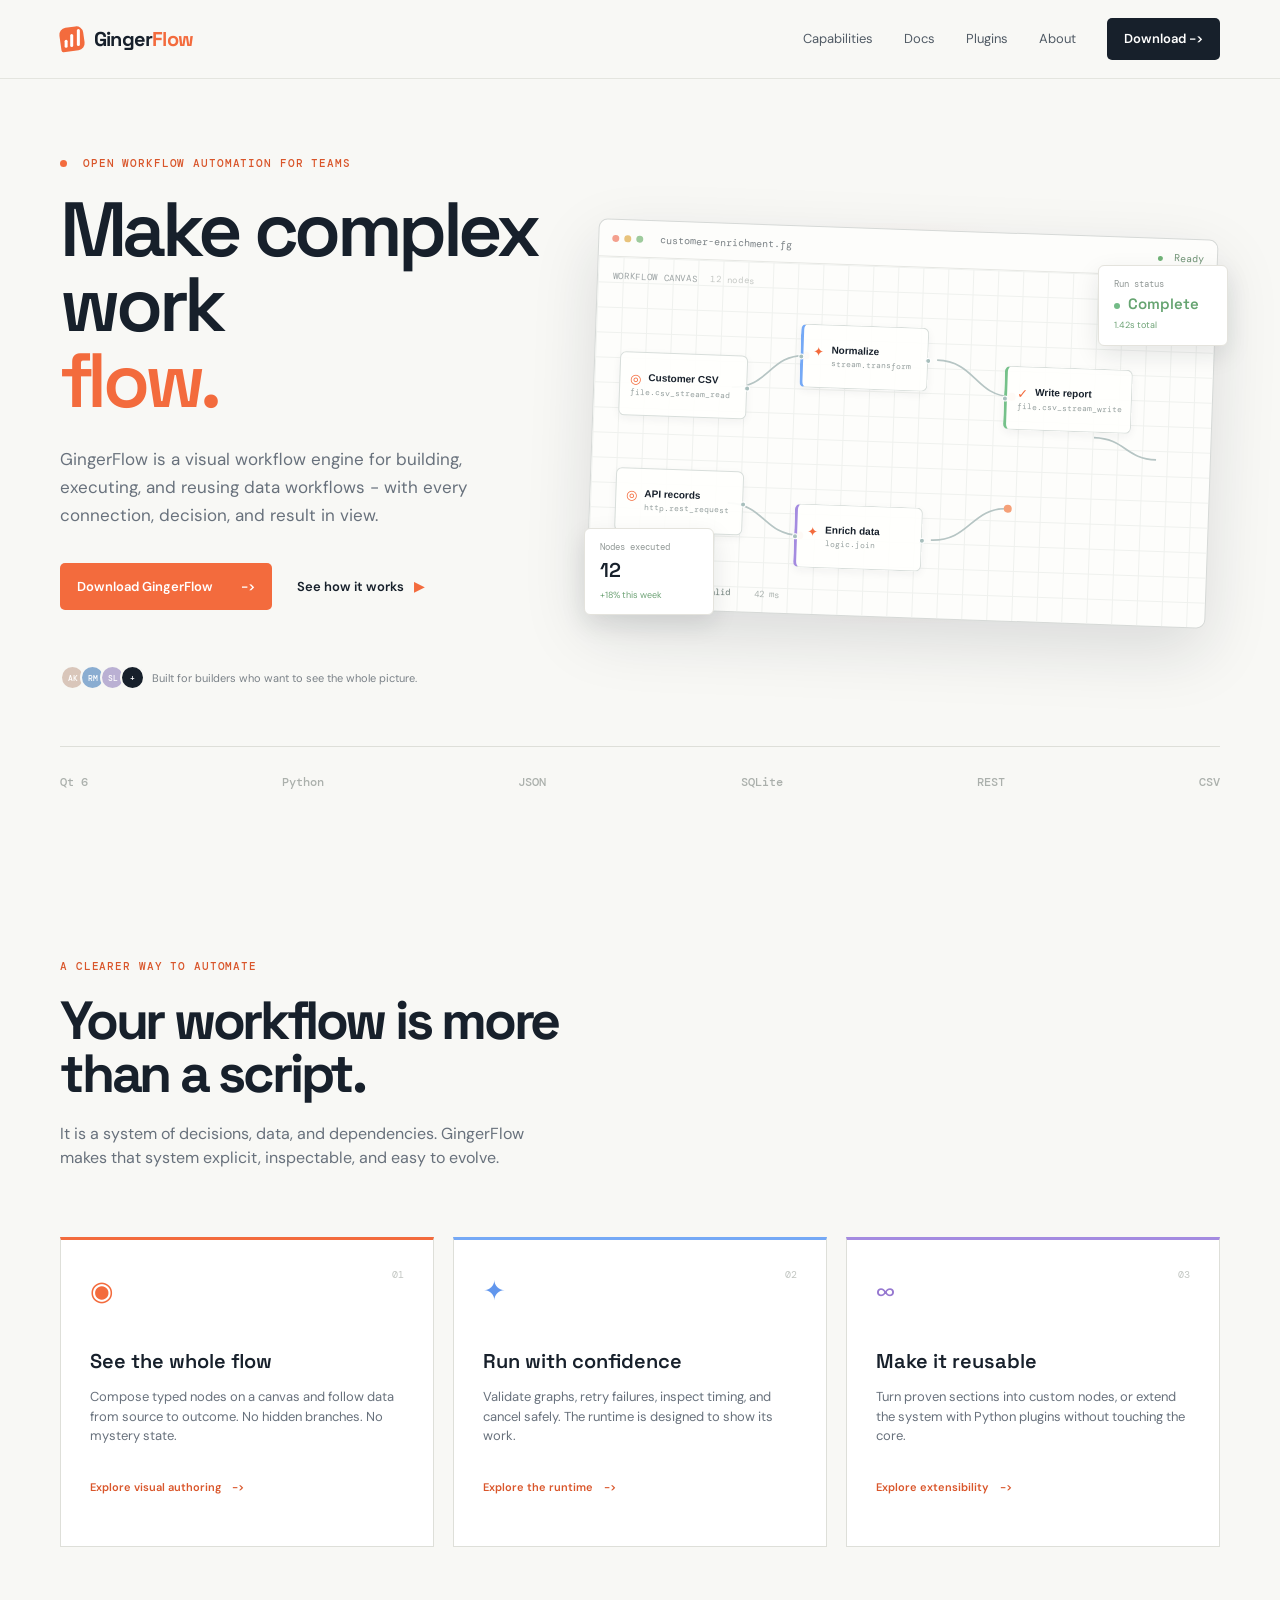
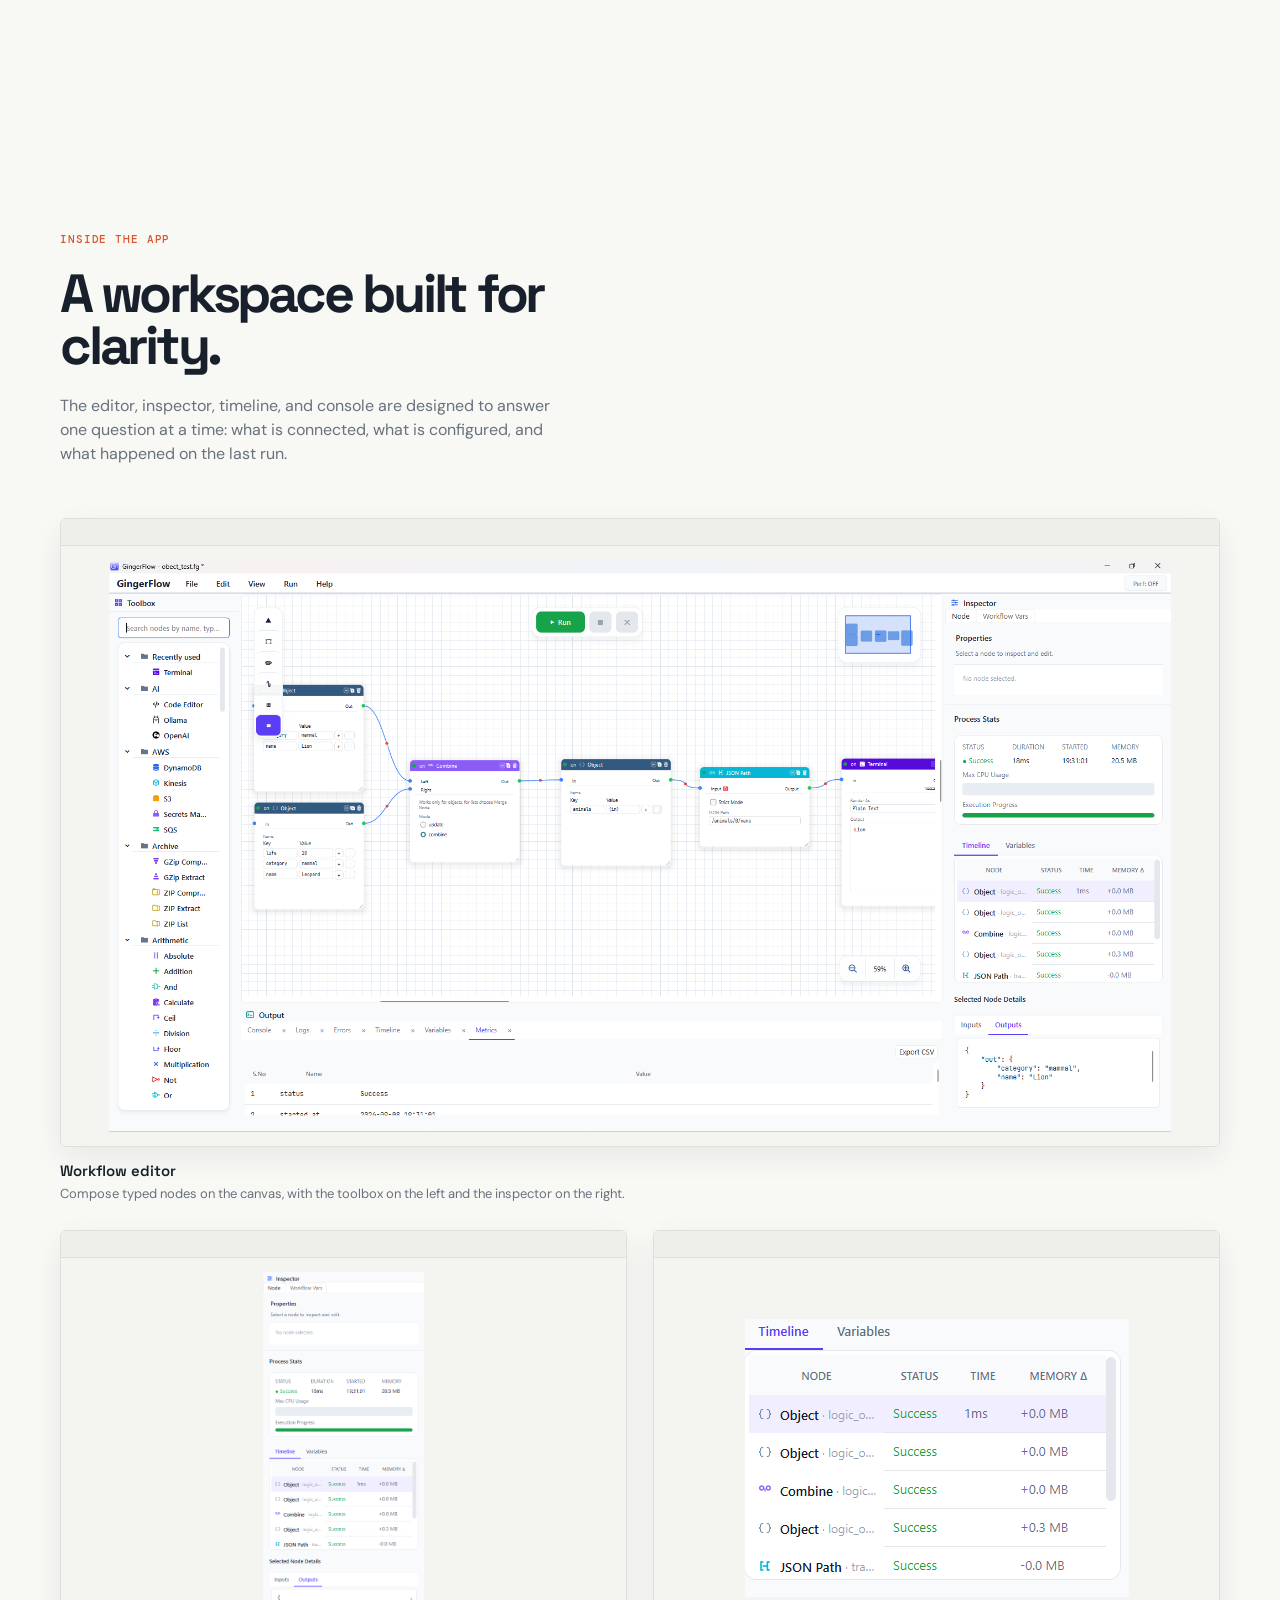
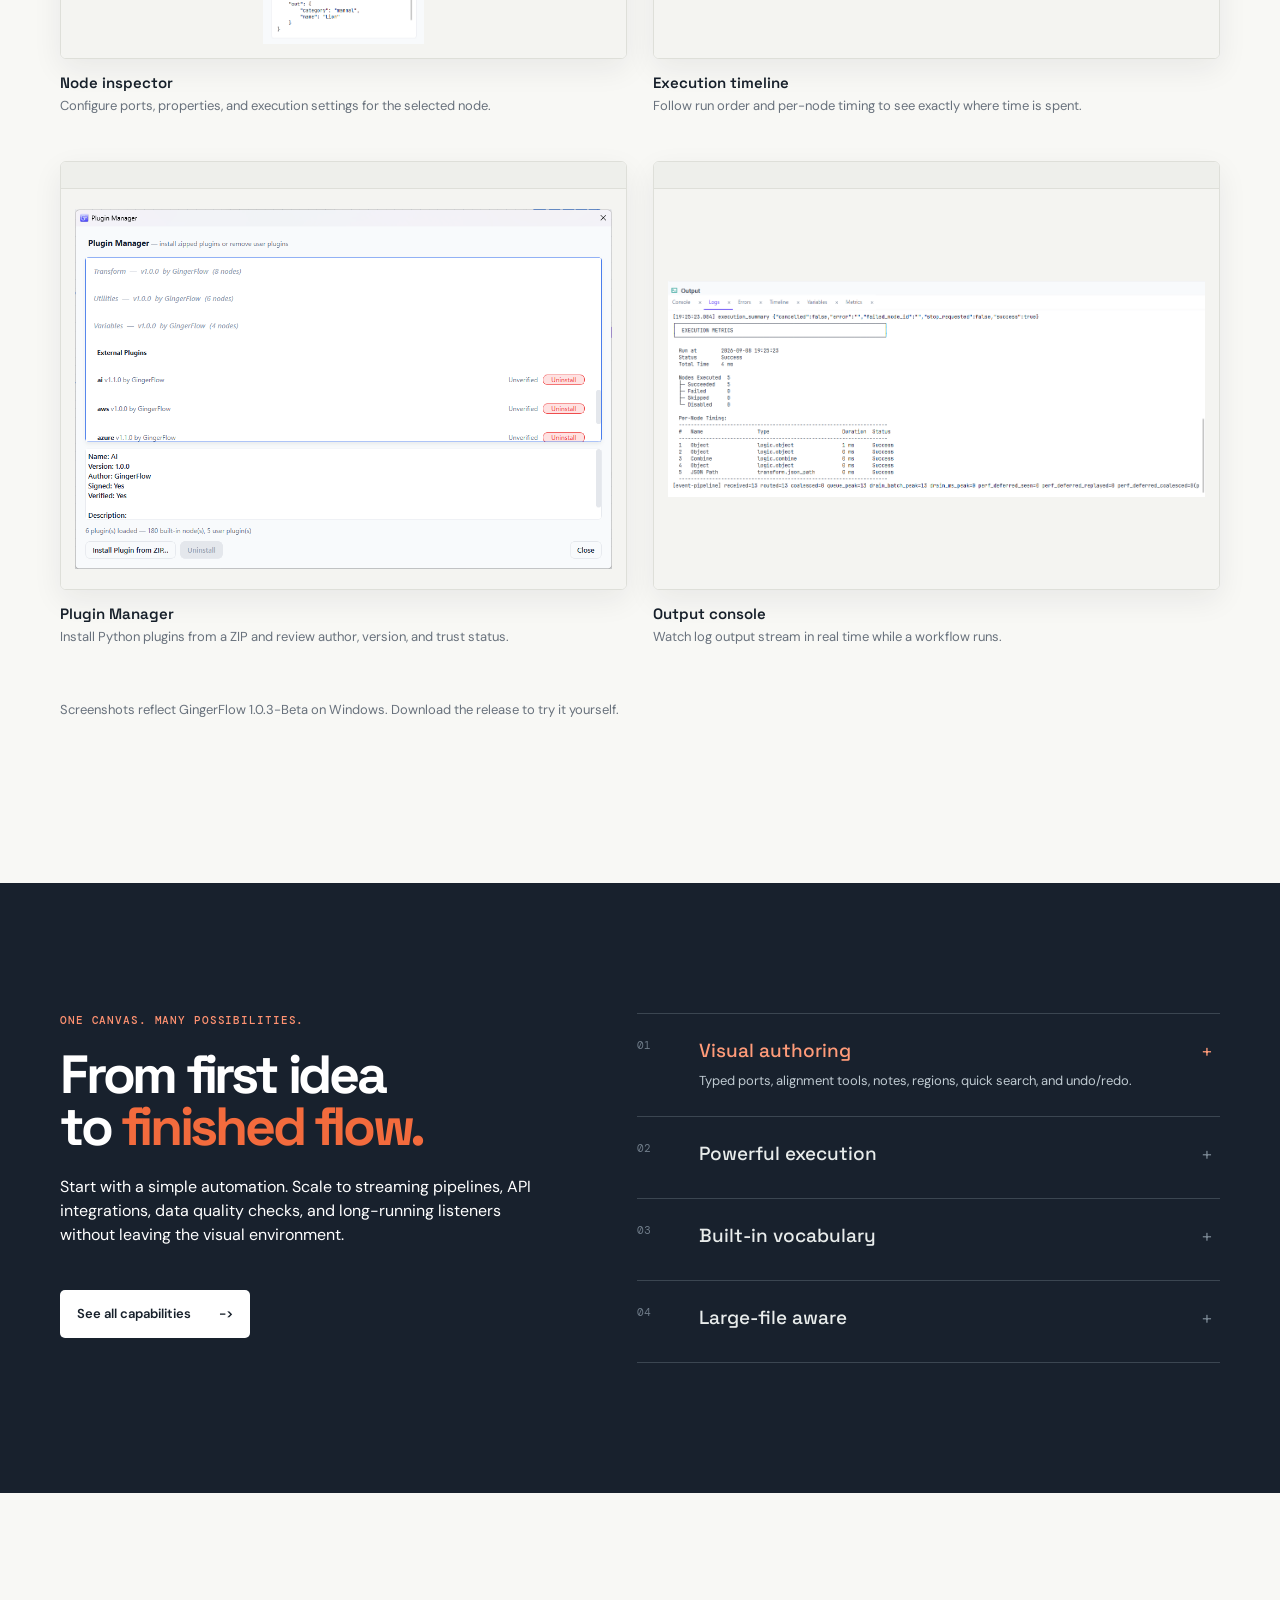
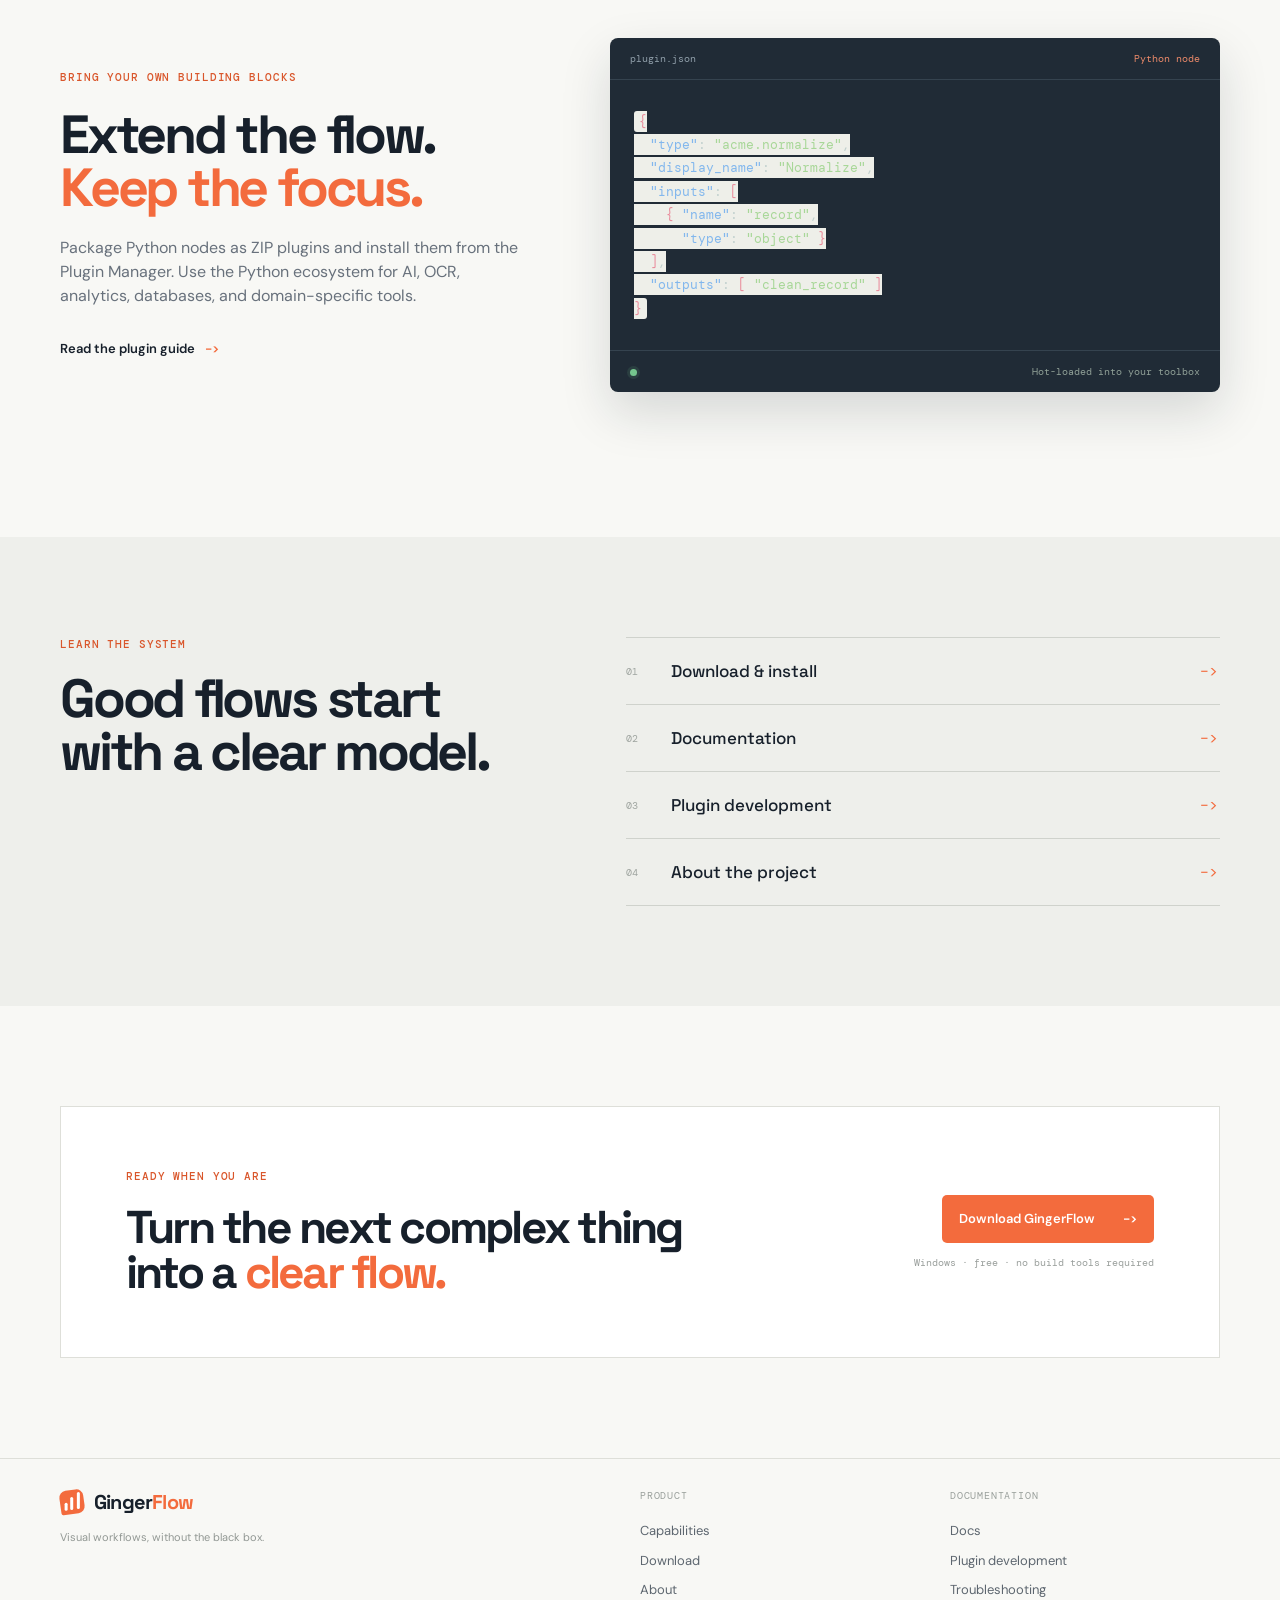
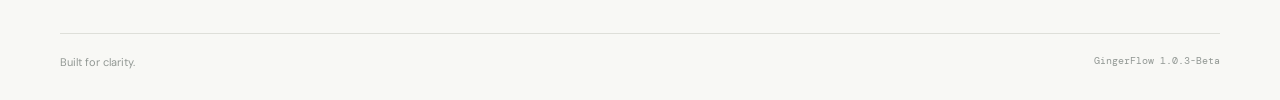
<file: index.html>
<!doctype html>
<html lang="en">
<head>
  <meta charset="utf-8">
  <meta name="viewport" content="width=device-width, initial-scale=1">
  <title>GingerFlow - Visual Workflow Engine for Data Automation</title>
  <meta name="description" content="GingerFlow is a desktop visual workflow engine for building, executing, and reusing data workflows. Drag-and-drop nodes, streaming pipelines, and Python plugins - free for Windows.">
  <meta name="keywords" content="visual workflow engine, workflow automation software, node based automation, data pipeline tool, ETL workflow builder, Python workflow plugins">
  <link rel="canonical" href="https://gingerflow.dev/">
  <meta name="robots" content="index, follow">
  <meta name="author" content="GingerFlow">
  <meta name="theme-color" content="#f36b3d">
  <meta property="og:type" content="website">
  <meta property="og:site_name" content="GingerFlow">
  <meta property="og:title" content="GingerFlow - Visual Workflow Engine for Data Automation">
  <meta property="og:description" content="Build, execute, and reuse data workflows on a visual canvas. Streaming pipelines, reusable custom nodes, and Python plugins.">
  <meta property="og:url" content="https://gingerflow.dev/">
  <meta property="og:locale" content="en_US">
  <meta property="og:image" content="https://gingerflow.dev/screenshots/editor.png">
  <meta property="og:image:width" content="1919">
  <meta property="og:image:height" content="1033">
  <meta property="og:image:alt" content="The GingerFlow workflow editor showing a node graph on the canvas">
  <meta name="twitter:card" content="summary_large_image">
  <meta name="twitter:image" content="https://gingerflow.dev/screenshots/editor.png">
  <meta name="twitter:title" content="GingerFlow - Visual Workflow Engine for Data Automation">
  <meta name="twitter:description" content="Build, execute, and reuse data workflows on a visual canvas. Free for Windows.">
  <link rel="icon" href="favicon.ico" sizes="any">
  <link rel="icon" type="image/png" sizes="32x32" href="favicon-32.png">
  <link rel="apple-touch-icon" sizes="180x180" href="apple-touch-icon.png">
  <link rel="stylesheet" href="styles.css">
  <script type="application/ld+json">
  {
    "@context": "https://schema.org",
    "@type": "SoftwareApplication",
    "name": "GingerFlow",
    "applicationCategory": "DeveloperApplication",
    "operatingSystem": "Windows 10, Windows 11",
    "softwareVersion": "1.0.3-Beta",
    "url": "https://gingerflow.dev/",
    "screenshot": [
      "https://gingerflow.dev/screenshots/editor.png",
      "https://gingerflow.dev/screenshots/inspector.png",
      "https://gingerflow.dev/screenshots/timeline.png",
      "https://gingerflow.dev/screenshots/plugin-manager.png",
      "https://gingerflow.dev/screenshots/console.png"
    ],
    "downloadUrl": "https://github.com/priyankdalal/GingerFlow/releases/tag/1.0.3-Beta",
    "description": "A desktop visual workflow engine for building, executing, packaging, and reusing data workflows, with a validated DAG runtime, streaming pipelines, and Python plugins.",
    "featureList": [
      "Visual node editor with typed ports",
      "Validated DAG execution with conditional branching",
      "Bounded-memory streaming file and CSV pipelines",
      "Reusable custom nodes",
      "Python plugin system",
      "Headless worker for automation"
    ],
    "offers": { "@type": "Offer", "price": "0", "priceCurrency": "USD" }
  }
  </script>
</head>
<body>
  <a class="skip-link" href="#main">Skip to content</a>
  <header class="site-header">
    <nav class="nav shell" aria-label="Main navigation">
      <a class="brand" href="index.html" aria-label="GingerFlow home">
        <span class="brand-mark" aria-hidden="true"><span></span><span></span><span></span></span>
        <span>Ginger<span>Flow</span></span>
      </a>
      <button class="menu-toggle" type="button" aria-expanded="false" aria-controls="site-menu">Menu</button>
      <div class="nav-links" id="site-menu">
        <a href="capabilities.html">Capabilities</a>
        <a href="docs.html">Docs</a>
        <a href="plugin-development.html">Plugins</a>
        <a href="about.html">About</a>
        <a class="nav-cta" href="download.html">Download <span aria-hidden="true">-&gt;</span></a>
      </div>
    </nav>
  </header>

  <main id="main">
    <section class="hero shell">
      <div class="hero-copy">
        <p class="eyebrow"><span class="eyebrow-dot"></span> Open workflow automation for teams</p>
        <h1>Make complex work<br><em>flow.</em></h1>
        <p class="hero-lede">GingerFlow is a visual workflow engine for building, executing, and reusing data workflows - with every connection, decision, and result in view.</p>
        <div class="hero-actions">
          <a class="button button-primary" href="download.html">Download GingerFlow <span aria-hidden="true">-&gt;</span></a>
          <a class="text-link" href="#workflow-demo">See how it works <span aria-hidden="true">&#9654;</span></a>
        </div>
        <div class="hero-proof">
          <div class="avatars" aria-hidden="true"><i>AK</i><i>RM</i><i>SL</i><i>+</i></div>
          <span>Built for builders who want to see the whole picture.</span>
        </div>
      </div>
      <div class="hero-visual" id="workflow-demo" aria-label="Interactive workflow preview">
        <div class="visual-glow"></div>
        <div class="workflow-window">
          <div class="window-bar"><span class="window-dot red"></span><span class="window-dot yellow"></span><span class="window-dot green"></span><span class="window-title">customer-enrichment.fg</span><span class="run-state"><b></b> Ready</span></div>
          <div class="canvas">
            <div class="canvas-label">WORKFLOW CANVAS <span>12 nodes</span></div>
            <svg class="wires" viewBox="0 0 620 350" preserveAspectRatio="none" aria-hidden="true">
              <path d="M138 126 C175 126, 175 92, 211 92"></path>
              <path d="M138 242 C175 242, 175 272, 211 272"></path>
              <path d="M343 92 C382 92, 382 126, 419 126"></path>
              <path d="M343 272 C382 272, 382 238, 419 238"></path>
              <path d="M503 164 C535 164, 535 184, 566 184"></path>
              <circle cx="211" cy="92" r="4"></circle><circle cx="211" cy="272" r="4"></circle><circle cx="419" cy="126" r="4"></circle><circle cx="419" cy="238" r="4"></circle>
            </svg>
            <button class="flow-node source" type="button" data-node="Input"> <span class="node-icon">&#9678;</span><strong>Customer CSV</strong><small>file.csv_stream_read</small><b class="port out"></b></button>
            <button class="flow-node source second" type="button" data-node="Input"> <span class="node-icon">&#9678;</span><strong>API records</strong><small>http.rest_request</small><b class="port out"></b></button>
            <button class="flow-node action" type="button" data-node="Transform"> <span class="node-icon">&#10022;</span><strong>Normalize</strong><small>stream.transform</small><b class="port in"></b><b class="port out"></b></button>
            <button class="flow-node action second" type="button" data-node="Transform"> <span class="node-icon">&#10022;</span><strong>Enrich data</strong><small>logic.join</small><b class="port in"></b><b class="port out"></b></button>
            <button class="flow-node result" type="button" data-node="Output"> <span class="node-icon">&#10003;</span><strong>Write report</strong><small>file.csv_stream_write</small><b class="port in"></b></button>
            <div class="canvas-status"><span class="status-check">&#10003;</span> All connections valid <span>42 ms</span></div>
          </div>
        </div>
        <div class="metric-card metric-one"><span>Nodes executed</span><strong>12</strong><small>+18% this week</small></div>
        <div class="metric-card metric-two"><span>Run status</span><strong><i></i> Complete</strong><small>1.42s total</small></div>
      </div>
    </section>

    <section class="logo-strip shell" aria-label="GingerFlow technologies">
      <span>Qt 6</span><span>Python</span><span>JSON</span><span>SQLite</span><span>REST</span><span>CSV</span>
    </section>

    <section class="section shell" id="why">
      <div class="section-heading">
        <p class="eyebrow">A clearer way to automate</p>
        <h2>Your workflow is more than a script.</h2>
        <p>It is a system of decisions, data, and dependencies. GingerFlow makes that system explicit, inspectable, and easy to evolve.</p>
      </div>
      <div class="feature-grid">
        <article class="feature-card accent-orange"><span class="feature-number">01</span><div class="feature-icon">&#9673;</div><h3>See the whole flow</h3><p>Compose typed nodes on a canvas and follow data from source to outcome. No hidden branches. No mystery state.</p><a href="capabilities.html">Explore visual authoring <span>-&gt;</span></a></article>
        <article class="feature-card accent-blue"><span class="feature-number">02</span><div class="feature-icon">&#10022;</div><h3>Run with confidence</h3><p>Validate graphs, retry failures, inspect timing, and cancel safely. The runtime is designed to show its work.</p><a href="capabilities.html#runtime">Explore the runtime <span>-&gt;</span></a></article>
        <article class="feature-card accent-purple"><span class="feature-number">03</span><div class="feature-icon">&#8734;</div><h3>Make it reusable</h3><p>Turn proven sections into custom nodes, or extend the system with Python plugins without touching the core.</p><a href="plugin-development.html">Explore extensibility <span>-&gt;</span></a></article>
      </div>
    </section>

    <section class="section shell" id="screenshots">
      <div class="section-heading">
        <p class="eyebrow">Inside the app</p>
        <h2>A workspace built for clarity.</h2>
        <p>The editor, inspector, timeline, and console are designed to answer one question at a time: what is connected, what is configured, and what happened on the last run.</p>
      </div>
      <div class="shot-grid">
        <figure class="shot shot-wide">
          <div class="shot-frame">
            <img src="screenshots/editor.png" alt="GingerFlow workflow editor showing a node graph on the canvas with the toolbox and inspector panels" width="1919" height="1033" loading="lazy" decoding="async">
          </div>
          <figcaption><strong>Workflow editor</strong><span>Compose typed nodes on the canvas, with the toolbox on the left and the inspector on the right.</span></figcaption>
        </figure>
        <figure class="shot">
          <div class="shot-frame">
            <img src="screenshots/inspector.png" alt="GingerFlow inspector panel showing node configuration fields and port settings" width="407" height="942" loading="lazy" decoding="async">
          </div>
          <figcaption><strong>Node inspector</strong><span>Configure ports, properties, and execution settings for the selected node.</span></figcaption>
        </figure>
        <figure class="shot shot-small">
          <div class="shot-frame">
            <img src="screenshots/timeline.png" alt="GingerFlow process timeline showing per-node execution order and timing for a workflow run" width="384" height="278" loading="lazy" decoding="async">
          </div>
          <figcaption><strong>Execution timeline</strong><span>Follow run order and per-node timing to see exactly where time is spent.</span></figcaption>
        </figure>
        <figure class="shot">
          <div class="shot-frame">
            <img src="screenshots/plugin-manager.png" alt="GingerFlow Plugin Manager listing installed Python plugins with author, version, and signed status" width="985" height="661" loading="lazy" decoding="async">
          </div>
          <figcaption><strong>Plugin Manager</strong><span>Install Python plugins from a ZIP and review author, version, and trust status.</span></figcaption>
        </figure>
        <figure class="shot">
          <div class="shot-frame">
            <img src="screenshots/console.png" alt="GingerFlow output console streaming log messages from a running workflow" width="1275" height="512" loading="lazy" decoding="async">
          </div>
          <figcaption><strong>Output console</strong><span>Watch log output stream in real time while a workflow runs.</span></figcaption>
        </figure>
      </div>
      <p class="shot-note">Screenshots reflect GingerFlow 1.0.3-Beta on Windows. <a href="download.html">Download the release</a> to try it yourself.</p>
    </section>

    <section class="dark-section" id="capabilities">
      <div class="shell capability-layout">
        <div class="section-heading light">
          <p class="eyebrow">One canvas. Many possibilities.</p>
          <h2>From first idea<br>to <em>finished flow.</em></h2>
          <p>Start with a simple automation. Scale to streaming pipelines, API integrations, data quality checks, and long-running listeners without leaving the visual environment.</p>
          <a class="button button-light" href="capabilities.html">See all capabilities <span>-&gt;</span></a>
        </div>
        <div class="capability-list">
          <div class="capability active"><span>01</span><div><h3>Visual authoring</h3><p>Typed ports, alignment tools, notes, regions, quick search, and undo/redo.</p></div><b>+</b></div>
          <div class="capability"><span>02</span><div><h3>Powerful execution</h3><p>DAG validation, conditional branches, repeats, retries, cancellation, and isolation.</p></div><b>+</b></div>
          <div class="capability"><span>03</span><div><h3>Built-in vocabulary</h3><p>Logic, data, strings, files, networks, databases, archives, images, and more.</p></div><b>+</b></div>
          <div class="capability"><span>04</span><div><h3>Large-file aware</h3><p>Process binary files and CSV data in bounded chunks or row batches.</p></div><b>+</b></div>
        </div>
      </div>
    </section>

    <section class="plugin-section shell" id="plugins">
      <div class="plugin-copy"><p class="eyebrow">Bring your own building blocks</p><h2>Extend the flow.<br><em>Keep the focus.</em></h2><p>Package Python nodes as ZIP plugins and install them from the Plugin Manager. Use the Python ecosystem for AI, OCR, analytics, databases, and domain-specific tools.</p><a class="text-link" href="plugin-development.html">Read the plugin guide <span>-&gt;</span></a></div>
      <div class="code-card"><div class="code-top"><span>plugin.json</span><span>Python node</span></div><pre><code><span class="code-pink">{</span>
  <span class="code-key">"type"</span>: <span class="code-green">"acme.normalize"</span>,
  <span class="code-key">"display_name"</span>: <span class="code-green">"Normalize"</span>,
  <span class="code-key">"inputs"</span>: <span class="code-pink">[</span>
    <span class="code-pink">{</span> <span class="code-key">"name"</span>: <span class="code-green">"record"</span>,
      <span class="code-key">"type"</span>: <span class="code-green">"object"</span> <span class="code-pink">}</span>
  <span class="code-pink">]</span>,
  <span class="code-key">"outputs"</span>: <span class="code-pink">[</span> <span class="code-green">"clean_record"</span> <span class="code-pink">]</span>
<span class="code-pink">}</span></code></pre><div class="code-footer"><span class="pulse"></span> Hot-loaded into your toolbox</div></div>
    </section>

    <section class="docs-section" id="docs">
      <div class="shell docs-inner"><div><p class="eyebrow">Learn the system</p><h2>Good flows start<br>with a clear model.</h2></div><div class="docs-links"><a href="download.html"><span>01</span><strong>Download &amp; install</strong><b>-&gt;</b></a><a href="docs.html"><span>02</span><strong>Documentation</strong><b>-&gt;</b></a><a href="plugin-development.html"><span>03</span><strong>Plugin development</strong><b>-&gt;</b></a><a href="about.html"><span>04</span><strong>About the project</strong><b>-&gt;</b></a></div></div>
    </section>

    <section class="cta-section shell" id="get-started"><div class="cta-card"><div><p class="eyebrow">Ready when you are</p><h2>Turn the next complex thing<br>into a <em>clear flow.</em></h2></div><div class="cta-action"><a class="button button-primary" href="download.html">Download GingerFlow <span>-&gt;</span></a><small>Windows &middot; free &middot; no build tools required</small></div></div></section>
  </main>
  <footer class="footer">
    <div class="shell footer-grid">
      <div class="footer-brand">
        <a class="brand" href="index.html"><span class="brand-mark" aria-hidden="true"><span></span><span></span><span></span></span><span>Ginger<span>Flow</span></span></a>
        <p>Visual workflows, without the black box.</p>
      </div>
      <nav class="footer-col" aria-label="Product"><h2>Product</h2><a href="capabilities.html">Capabilities</a><a href="download.html">Download</a><a href="about.html">About</a></nav>
      <nav class="footer-col" aria-label="Documentation"><h2>Documentation</h2><a href="docs.html">Docs</a><a href="plugin-development.html">Plugin development</a><a href="docs.html#troubleshooting">Troubleshooting</a></nav>
    </div>
    <div class="shell footer-base"><span>Built for clarity.</span><span class="footer-note">GingerFlow 1.0.3-Beta</span></div>
  </footer>
  <script src="script.js"></script>
</body>
</html>
</file>
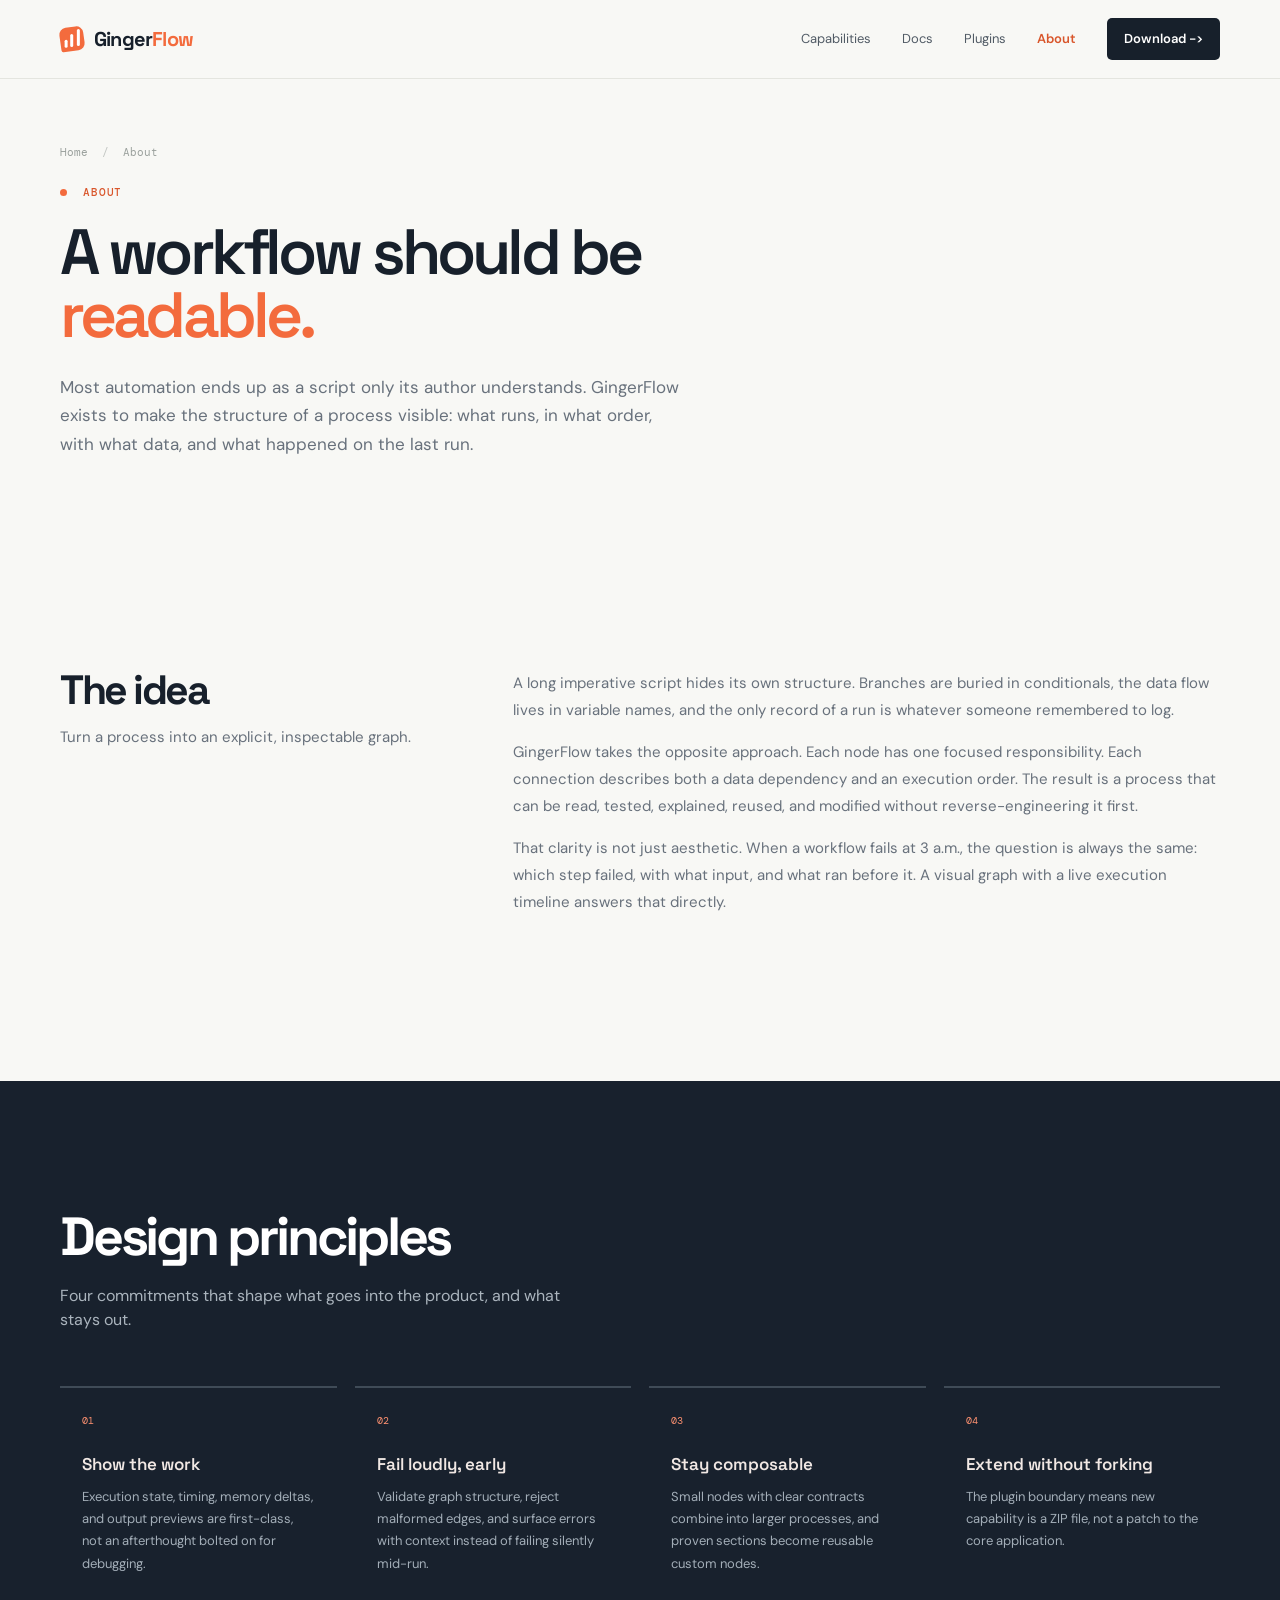
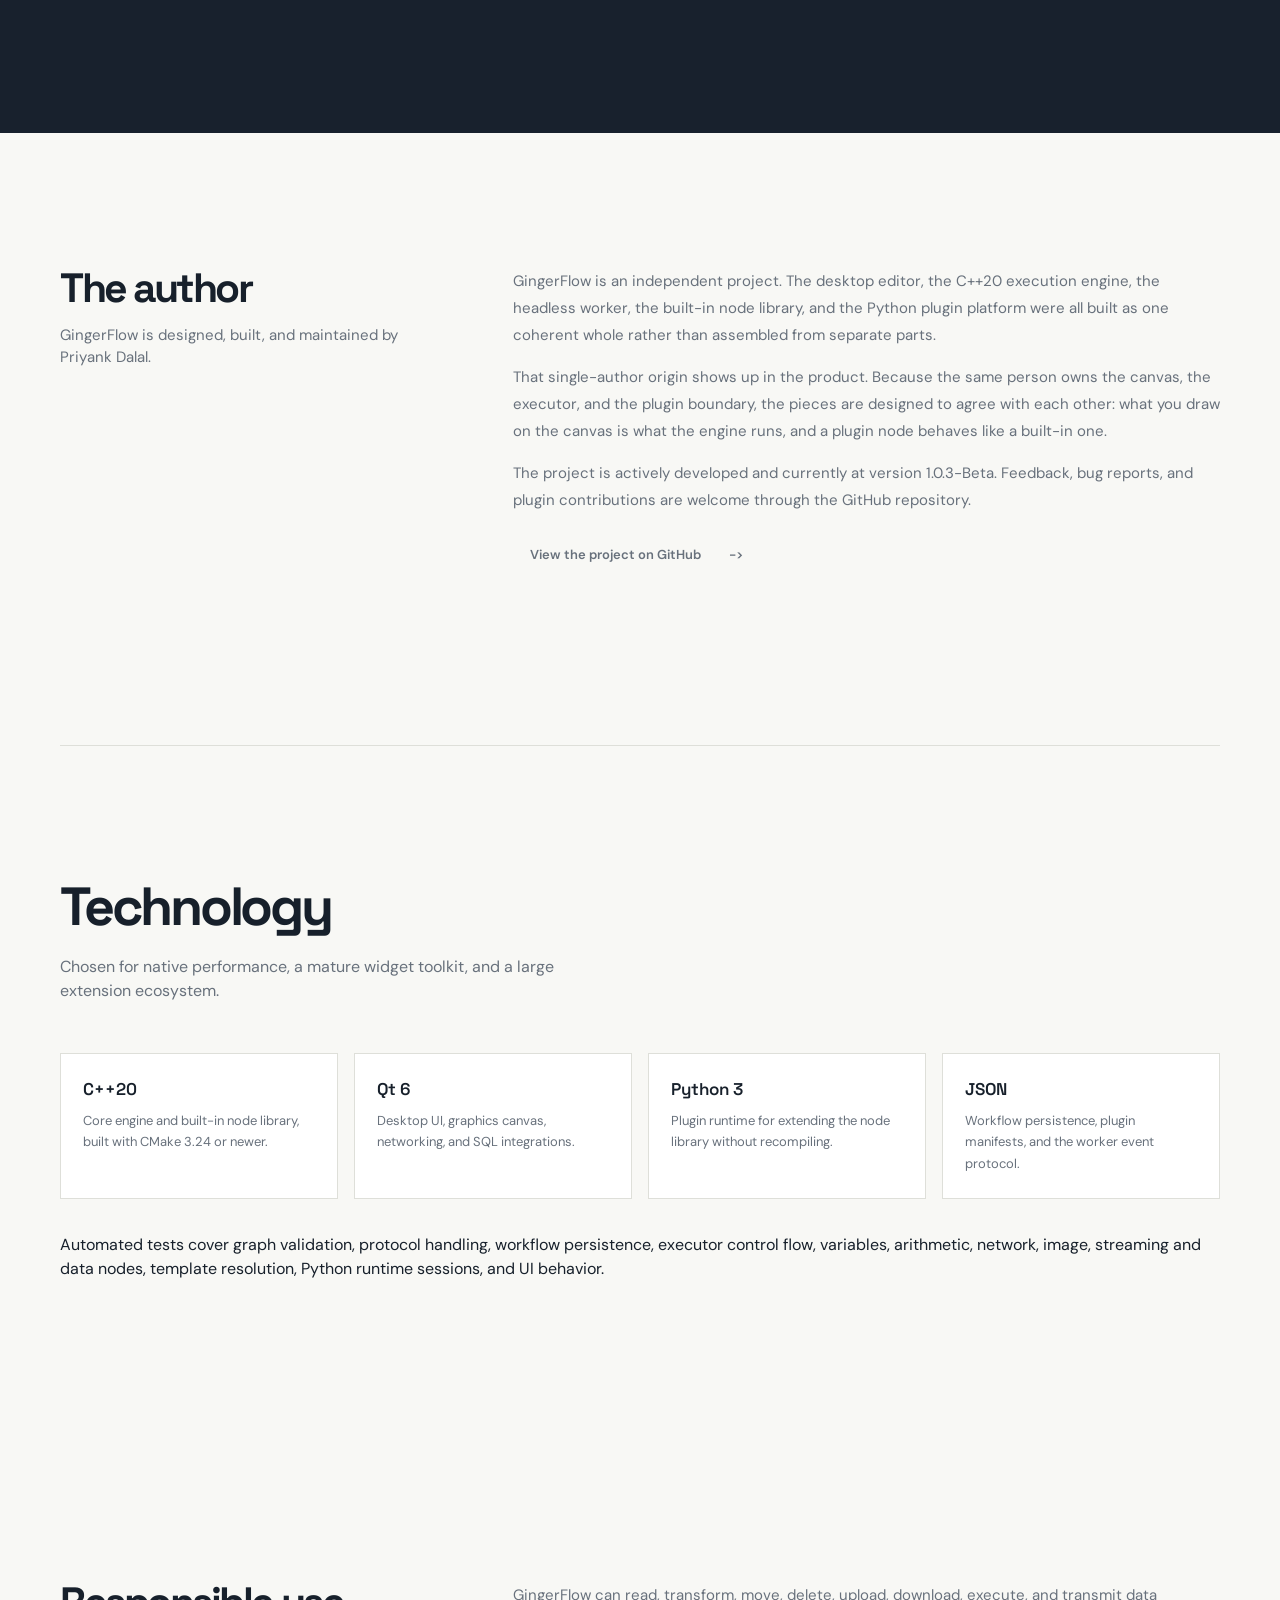
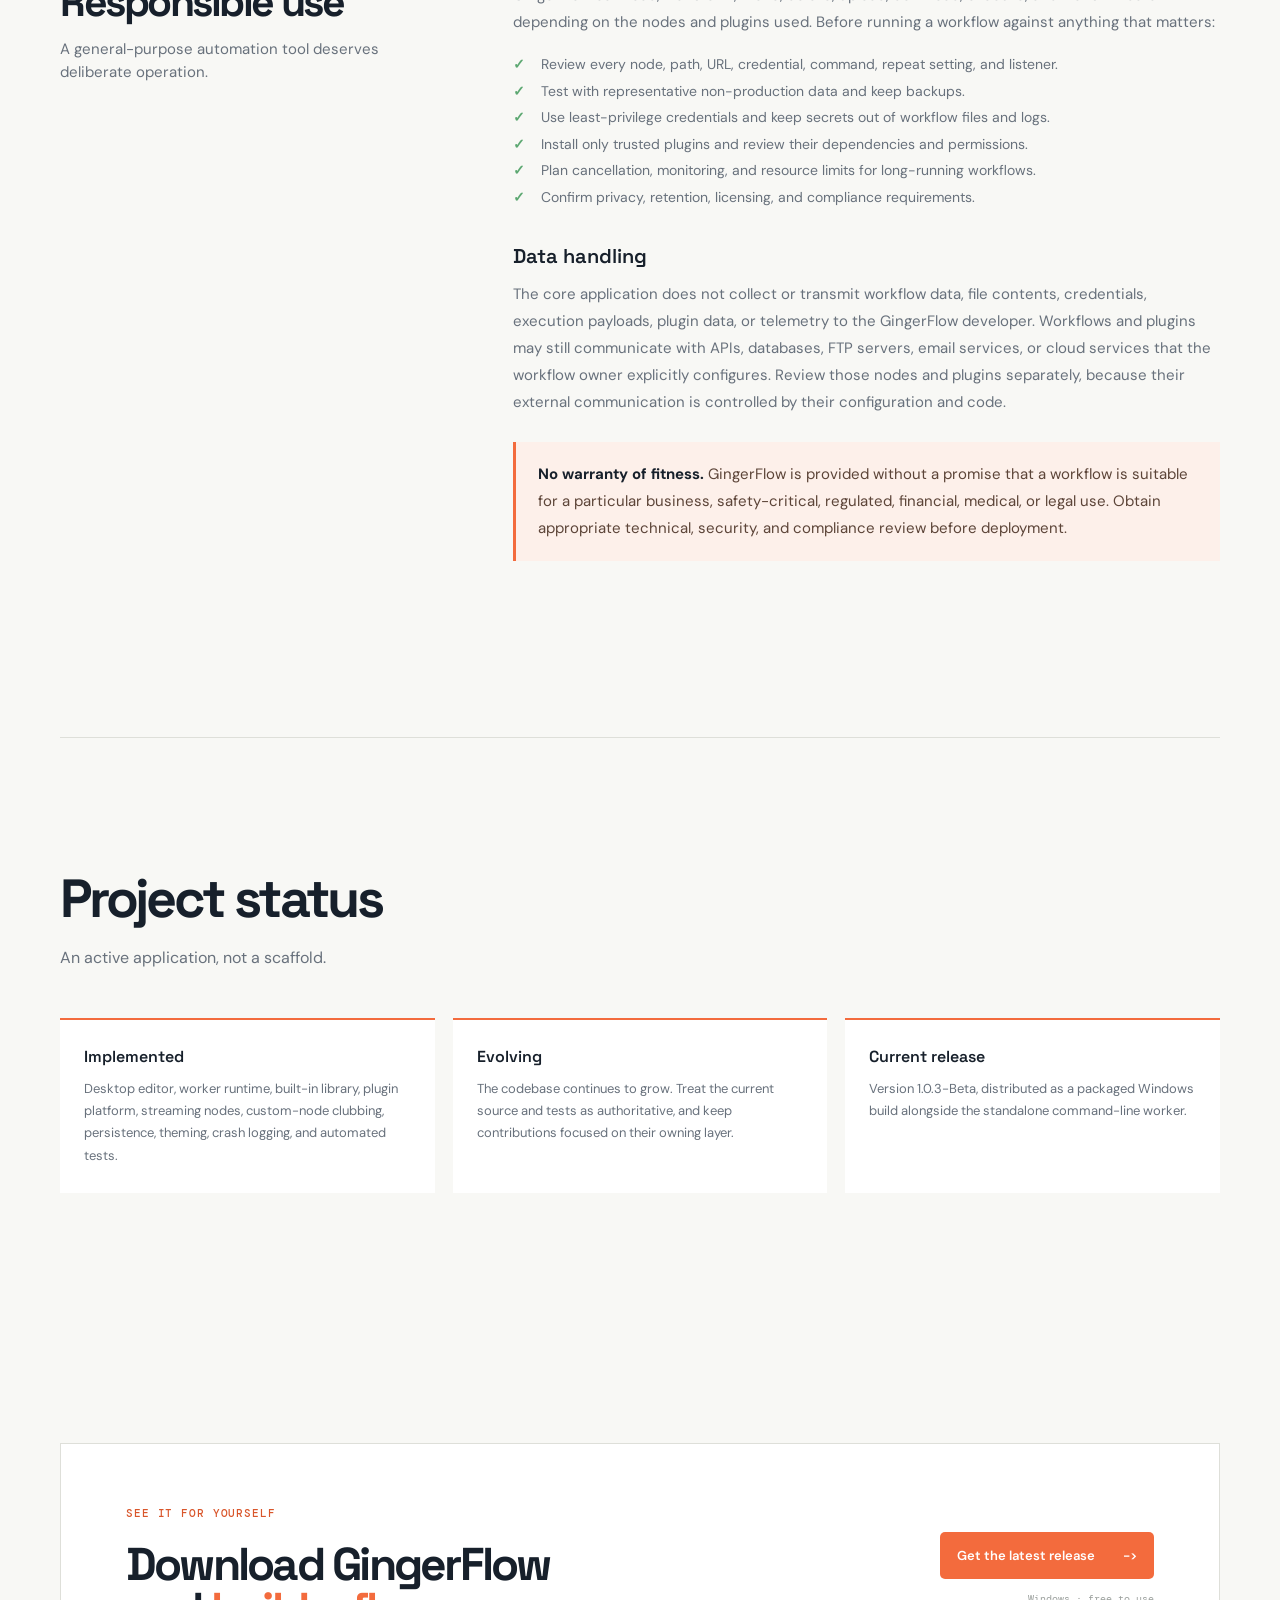
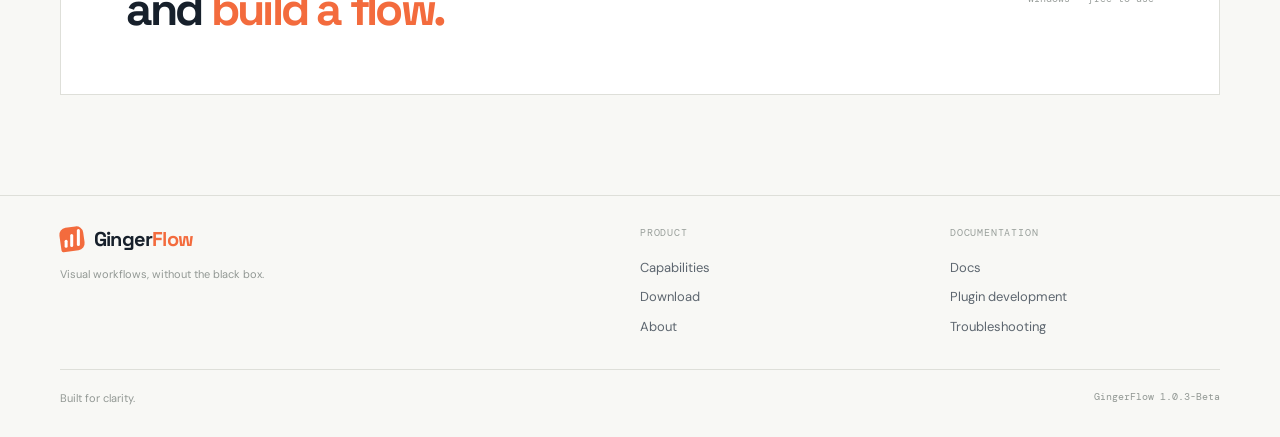
<file: about.html>
<!doctype html>
<html lang="en">
<head>
  <meta charset="utf-8">
  <meta name="viewport" content="width=device-width, initial-scale=1">
  <title>About GingerFlow - Philosophy, Author &amp; Responsible Use</title>
  <meta name="description" content="Learn what GingerFlow is, the design philosophy behind it, the author who builds and maintains it, its technology stack, data handling policy, and responsible use guidance.">
  <meta name="keywords" content="about GingerFlow, GingerFlow author, Priyank Dalal, Qt 6 desktop application, open workflow automation, responsible automation">
  <meta name="author" content="Priyank Dalal">
  <link rel="canonical" href="https://gingerflow.dev/about.html">
  <meta name="robots" content="index, follow">
  <meta property="og:type" content="website">
  <meta property="og:site_name" content="GingerFlow">
  <meta property="og:title" content="About GingerFlow - Philosophy, Author &amp; Responsible Use">
  <meta property="og:description" content="The design philosophy, the author, and the responsible use principles behind GingerFlow.">
  <meta property="og:url" content="https://gingerflow.dev/about.html">
  <meta name="twitter:card" content="summary_large_image">
  <meta name="twitter:title" content="About GingerFlow">
  <meta name="twitter:description" content="The design philosophy, the author, and the responsible use principles behind GingerFlow.">
  <link rel="icon" href="favicon.ico" sizes="any">
  <link rel="icon" type="image/png" sizes="32x32" href="favicon-32.png">
  <link rel="apple-touch-icon" sizes="180x180" href="apple-touch-icon.png">
  <link rel="stylesheet" href="styles.css">
  <script type="application/ld+json">
  {
    "@context": "https://schema.org",
    "@type": "AboutPage",
    "name": "About GingerFlow",
    "description": "The design philosophy, the author, and the responsible use principles behind GingerFlow.",
    "url": "https://gingerflow.dev/about.html",
    "mainEntity": {
      "@type": "SoftwareApplication",
      "name": "GingerFlow",
      "applicationCategory": "DeveloperApplication",
      "operatingSystem": "Windows",
      "softwareVersion": "1.0.3-Beta",
      "author": {
        "@type": "Person",
        "name": "Priyank Dalal",
        "url": "https://github.com/priyankdalal"
      }
    }
  }
  </script>
</head>
<body>
  <a class="skip-link" href="#main">Skip to content</a>
  <header class="site-header">
    <nav class="nav shell" aria-label="Main navigation">
      <a class="brand" href="index.html" aria-label="GingerFlow home">
        <span class="brand-mark" aria-hidden="true"><span></span><span></span><span></span></span>
        <span>Ginger<span>Flow</span></span>
      </a>
      <button class="menu-toggle" type="button" aria-expanded="false" aria-controls="site-menu">Menu</button>
      <div class="nav-links" id="site-menu">
        <a href="capabilities.html">Capabilities</a>
        <a href="docs.html">Docs</a>
        <a href="plugin-development.html">Plugins</a>
        <a href="about.html" aria-current="page">About</a>
        <a class="nav-cta" href="download.html">Download <span aria-hidden="true">-&gt;</span></a>
      </div>
    </nav>
  </header>

  <main id="main">
    <section class="page-hero shell">
      <nav class="breadcrumb" aria-label="Breadcrumb"><a href="index.html">Home</a> <span>/</span> About</nav>
      <p class="eyebrow"><span class="eyebrow-dot"></span> About</p>
      <h1>A workflow should be<br><em>readable.</em></h1>
      <p class="page-lede">Most automation ends up as a script only its author understands. GingerFlow exists to make the structure of a process visible: what runs, in what order, with what data, and what happened on the last run.</p>
    </section>

    <section class="section shell">
      <div class="split-block">
        <div class="split-sticky">
          <h2>The idea</h2>
          <p>Turn a process into an explicit, inspectable graph.</p>
        </div>
        <div class="prose">
          <p>A long imperative script hides its own structure. Branches are buried in conditionals, the data flow lives in variable names, and the only record of a run is whatever someone remembered to log.</p>
          <p>GingerFlow takes the opposite approach. Each node has one focused responsibility. Each connection describes both a data dependency and an execution order. The result is a process that can be read, tested, explained, reused, and modified without reverse-engineering it first.</p>
          <p>That clarity is not just aesthetic. When a workflow fails at 3 a.m., the question is always the same: which step failed, with what input, and what ran before it. A visual graph with a live execution timeline answers that directly.</p>
        </div>
      </div>
    </section>

    <section class="dark-section">
      <div class="shell">
        <div class="section-heading light">
          <h2>Design principles</h2>
          <p>Four commitments that shape what goes into the product, and what stays out.</p>
        </div>
        <div class="principle-grid">
          <article class="principle"><span>01</span><h3>Show the work</h3><p>Execution state, timing, memory deltas, and output previews are first-class, not an afterthought bolted on for debugging.</p></article>
          <article class="principle"><span>02</span><h3>Fail loudly, early</h3><p>Validate graph structure, reject malformed edges, and surface errors with context instead of failing silently mid-run.</p></article>
          <article class="principle"><span>03</span><h3>Stay composable</h3><p>Small nodes with clear contracts combine into larger processes, and proven sections become reusable custom nodes.</p></article>
          <article class="principle"><span>04</span><h3>Extend without forking</h3><p>The plugin boundary means new capability is a ZIP file, not a patch to the core application.</p></article>
        </div>
      </div>
    </section>

    <section class="section shell" id="author">
      <div class="split-block">
        <div class="split-sticky">
          <h2>The author</h2>
          <p>GingerFlow is designed, built, and maintained by Priyank Dalal.</p>
        </div>
        <div class="prose">
          <p>GingerFlow is an independent project. The desktop editor, the C++20 execution engine, the headless worker, the built-in node library, and the Python plugin platform were all built as one coherent whole rather than assembled from separate parts.</p>
          <p>That single-author origin shows up in the product. Because the same person owns the canvas, the executor, and the plugin boundary, the pieces are designed to agree with each other: what you draw on the canvas is what the engine runs, and a plugin node behaves like a built-in one.</p>
          <p>The project is actively developed and currently at version 1.0.3-Beta. Feedback, bug reports, and plugin contributions are welcome through the GitHub repository.</p>
          <p><a class="button button-ghost" href="https://github.com/priyankdalal/GingerFlow" target="_blank" rel="noopener">View the project on GitHub <span aria-hidden="true">-&gt;</span></a></p>
        </div>
      </div>
    </section>

    <section class="section shell alt-section">
      <div class="section-heading">
        <h2>Technology</h2>
        <p>Chosen for native performance, a mature widget toolkit, and a large extension ecosystem.</p>
      </div>
      <div class="tech-grid">
        <article class="tech-card"><h3>C++20</h3><p>Core engine and built-in node library, built with CMake 3.24 or newer.</p></article>
        <article class="tech-card"><h3>Qt 6</h3><p>Desktop UI, graphics canvas, networking, and SQL integrations.</p></article>
        <article class="tech-card"><h3>Python 3</h3><p>Plugin runtime for extending the node library without recompiling.</p></article>
        <article class="tech-card"><h3>JSON</h3><p>Workflow persistence, plugin manifests, and the worker event protocol.</p></article>
      </div>
      <p>Automated tests cover graph validation, protocol handling, workflow persistence, executor control flow, variables, arithmetic, network, image, streaming and data nodes, template resolution, Python runtime sessions, and UI behavior.</p>
    </section>

    <section class="section shell">
      <div class="split-block">
        <div class="split-sticky">
          <h2>Responsible use</h2>
          <p>A general-purpose automation tool deserves deliberate operation.</p>
        </div>
        <div class="prose">
          <p>GingerFlow can read, transform, move, delete, upload, download, execute, and transmit data depending on the nodes and plugins used. Before running a workflow against anything that matters:</p>
          <ul class="check-list">
            <li>Review every node, path, URL, credential, command, repeat setting, and listener.</li>
            <li>Test with representative non-production data and keep backups.</li>
            <li>Use least-privilege credentials and keep secrets out of workflow files and logs.</li>
            <li>Install only trusted plugins and review their dependencies and permissions.</li>
            <li>Plan cancellation, monitoring, and resource limits for long-running workflows.</li>
            <li>Confirm privacy, retention, licensing, and compliance requirements.</li>
          </ul>
          <h3>Data handling</h3>
          <p>The core application does not collect or transmit workflow data, file contents, credentials, execution payloads, plugin data, or telemetry to the GingerFlow developer. Workflows and plugins may still communicate with APIs, databases, FTP servers, email services, or cloud services that the workflow owner explicitly configures. Review those nodes and plugins separately, because their external communication is controlled by their configuration and code.</p>
          <p class="callout warning"><strong>No warranty of fitness.</strong> GingerFlow is provided without a promise that a workflow is suitable for a particular business, safety-critical, regulated, financial, medical, or legal use. Obtain appropriate technical, security, and compliance review before deployment.</p>
        </div>
      </div>
    </section>

    <section class="section shell alt-section">
      <div class="section-heading">
        <h2>Project status</h2>
        <p>An active application, not a scaffold.</p>
      </div>
      <div class="status-grid">
        <div class="status-item"><strong>Implemented</strong><p>Desktop editor, worker runtime, built-in library, plugin platform, streaming nodes, custom-node clubbing, persistence, theming, crash logging, and automated tests.</p></div>
        <div class="status-item"><strong>Evolving</strong><p>The codebase continues to grow. Treat the current source and tests as authoritative, and keep contributions focused on their owning layer.</p></div>
        <div class="status-item"><strong>Current release</strong><p>Version 1.0.3-Beta, distributed as a packaged Windows build alongside the standalone command-line worker.</p></div>
      </div>
    </section>

    <section class="cta-section shell">
      <div class="cta-card">
        <div><p class="eyebrow">See it for yourself</p><h2>Download GingerFlow<br>and <em>build a flow.</em></h2></div>
        <div class="cta-action"><a class="button button-primary" href="download.html">Get the latest release <span aria-hidden="true">-&gt;</span></a><small>Windows &middot; free to use</small></div>
      </div>
    </section>
  </main>

  <footer class="footer">
    <div class="shell footer-grid">
      <div class="footer-brand">
        <a class="brand" href="index.html"><span class="brand-mark" aria-hidden="true"><span></span><span></span><span></span></span><span>Ginger<span>Flow</span></span></a>
        <p>Visual workflows, without the black box.</p>
      </div>
      <nav class="footer-col" aria-label="Product"><h2>Product</h2><a href="capabilities.html">Capabilities</a><a href="download.html">Download</a><a href="about.html">About</a></nav>
      <nav class="footer-col" aria-label="Documentation"><h2>Documentation</h2><a href="docs.html">Docs</a><a href="plugin-development.html">Plugin development</a><a href="docs.html#troubleshooting">Troubleshooting</a></nav>
    </div>
    <div class="shell footer-base"><span>Built for clarity.</span><span class="footer-note">GingerFlow 1.0.3-Beta</span></div>
  </footer>
  <script src="script.js"></script>
</body>
</html>
</file>
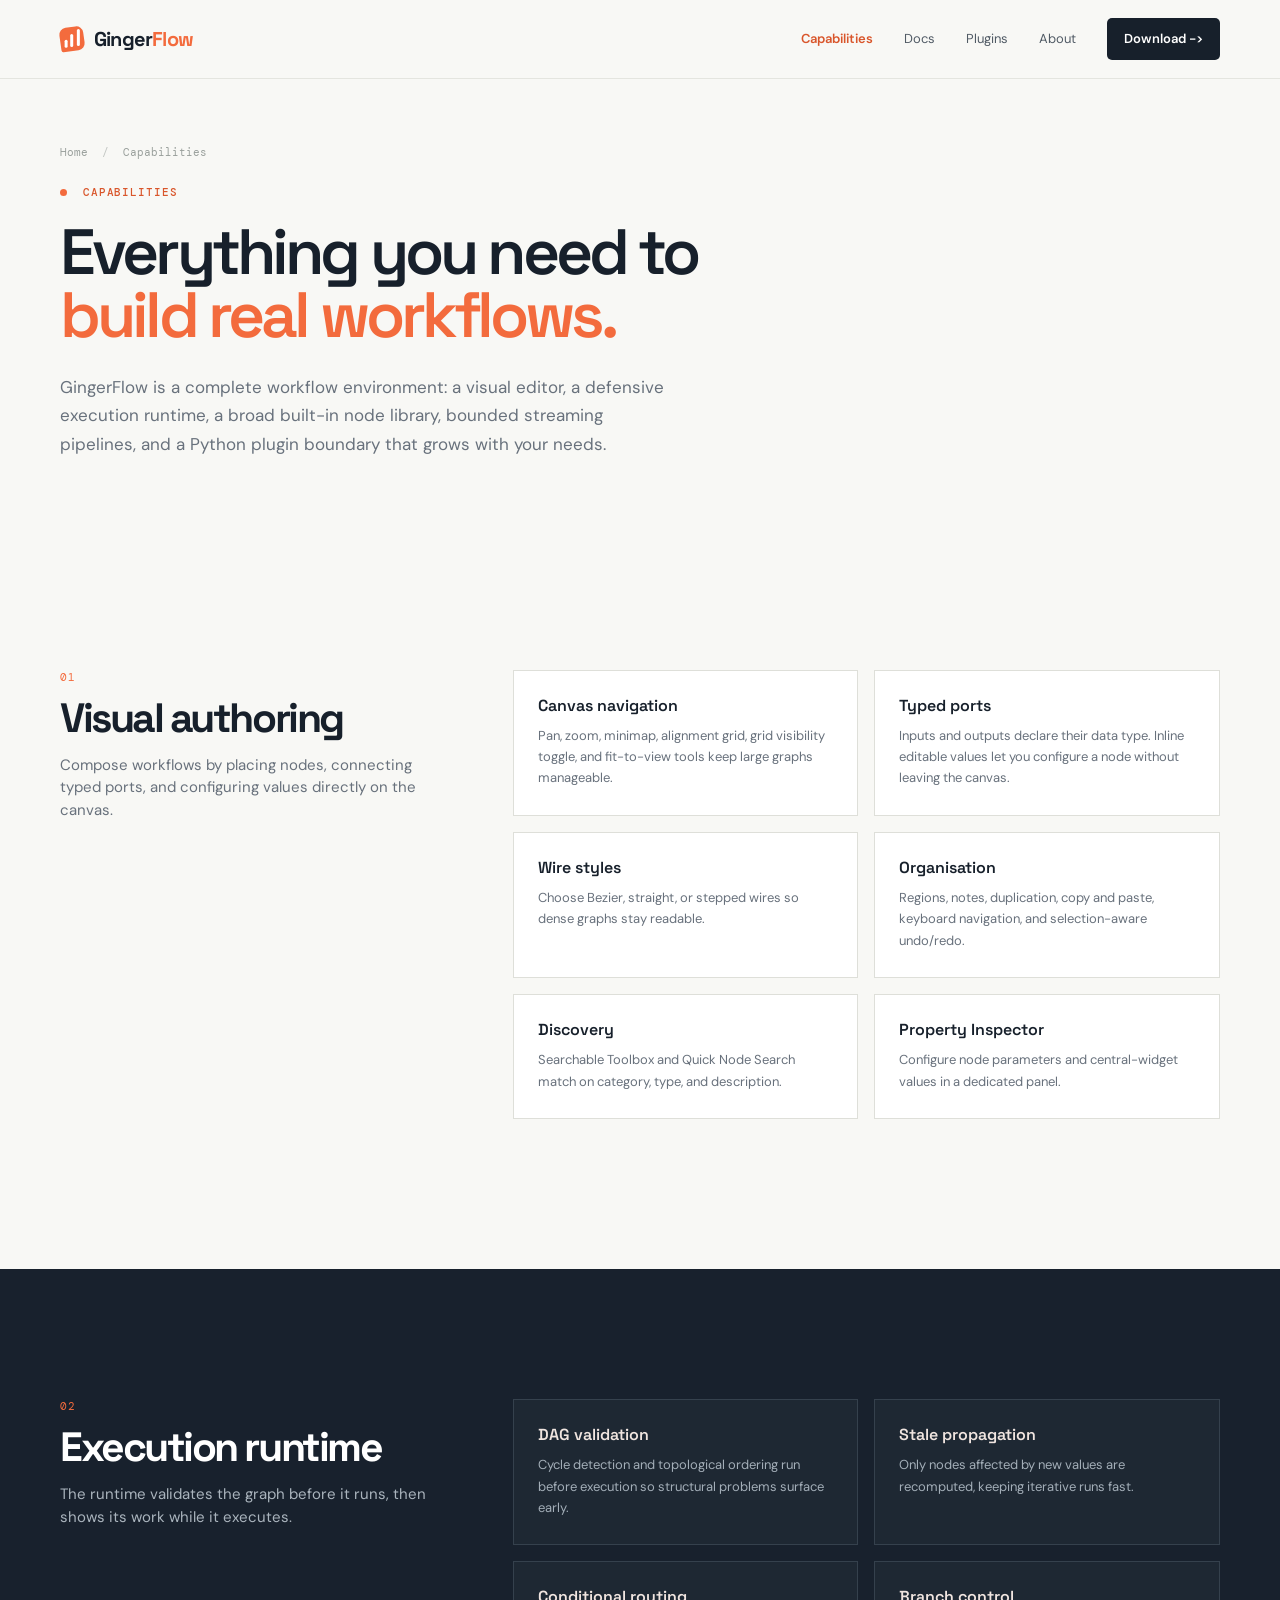
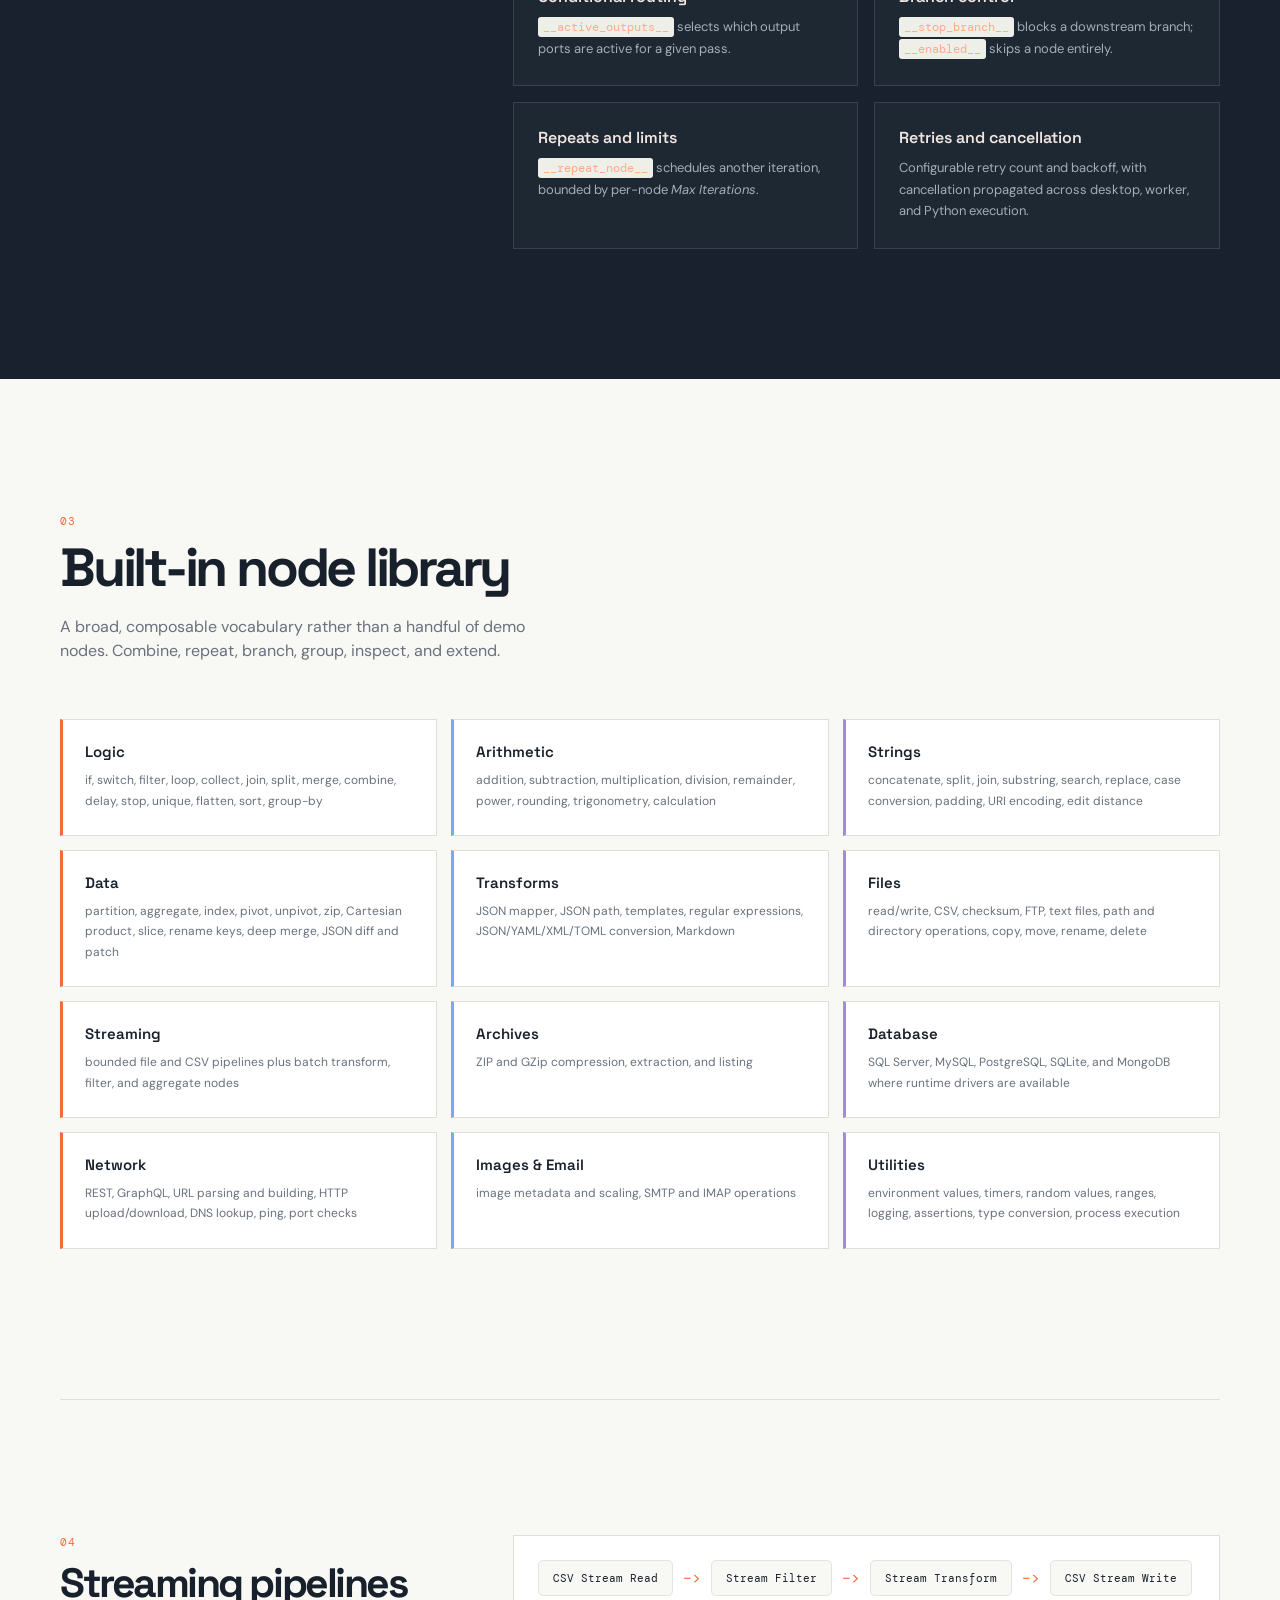
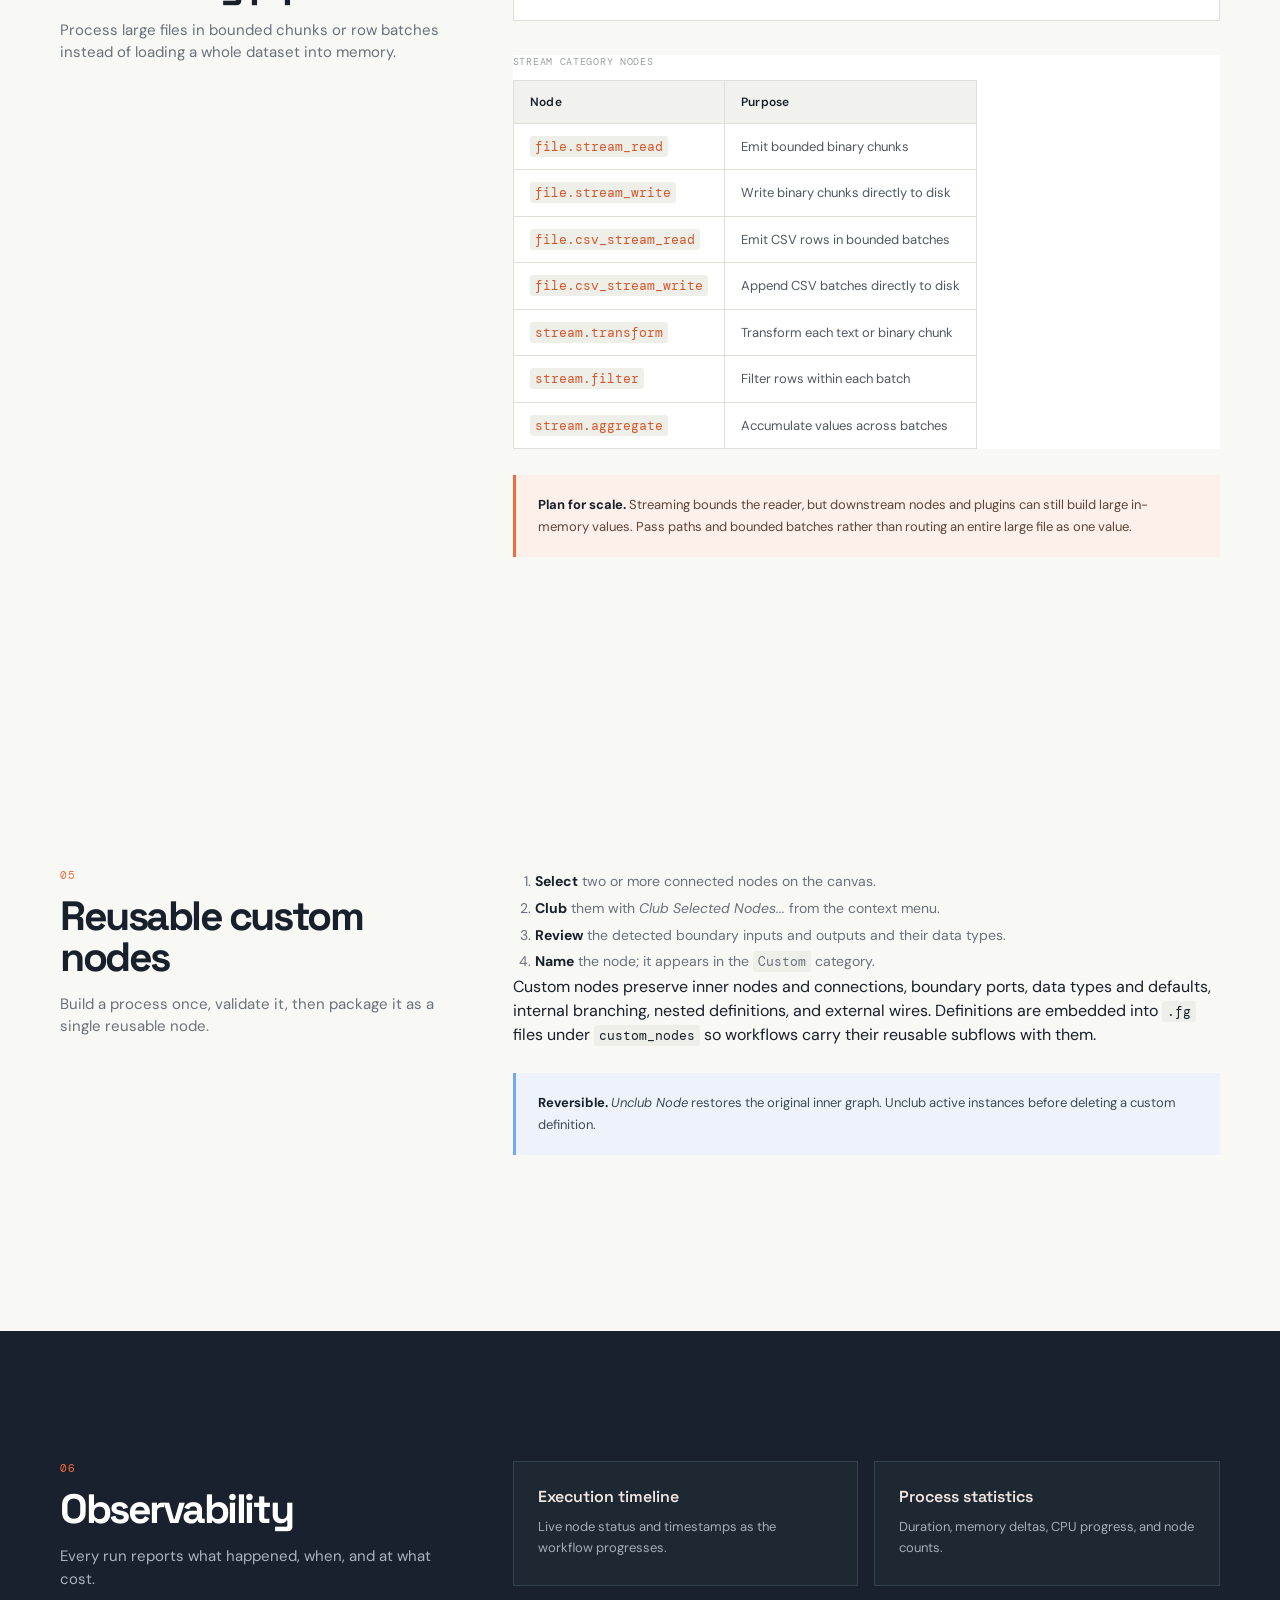
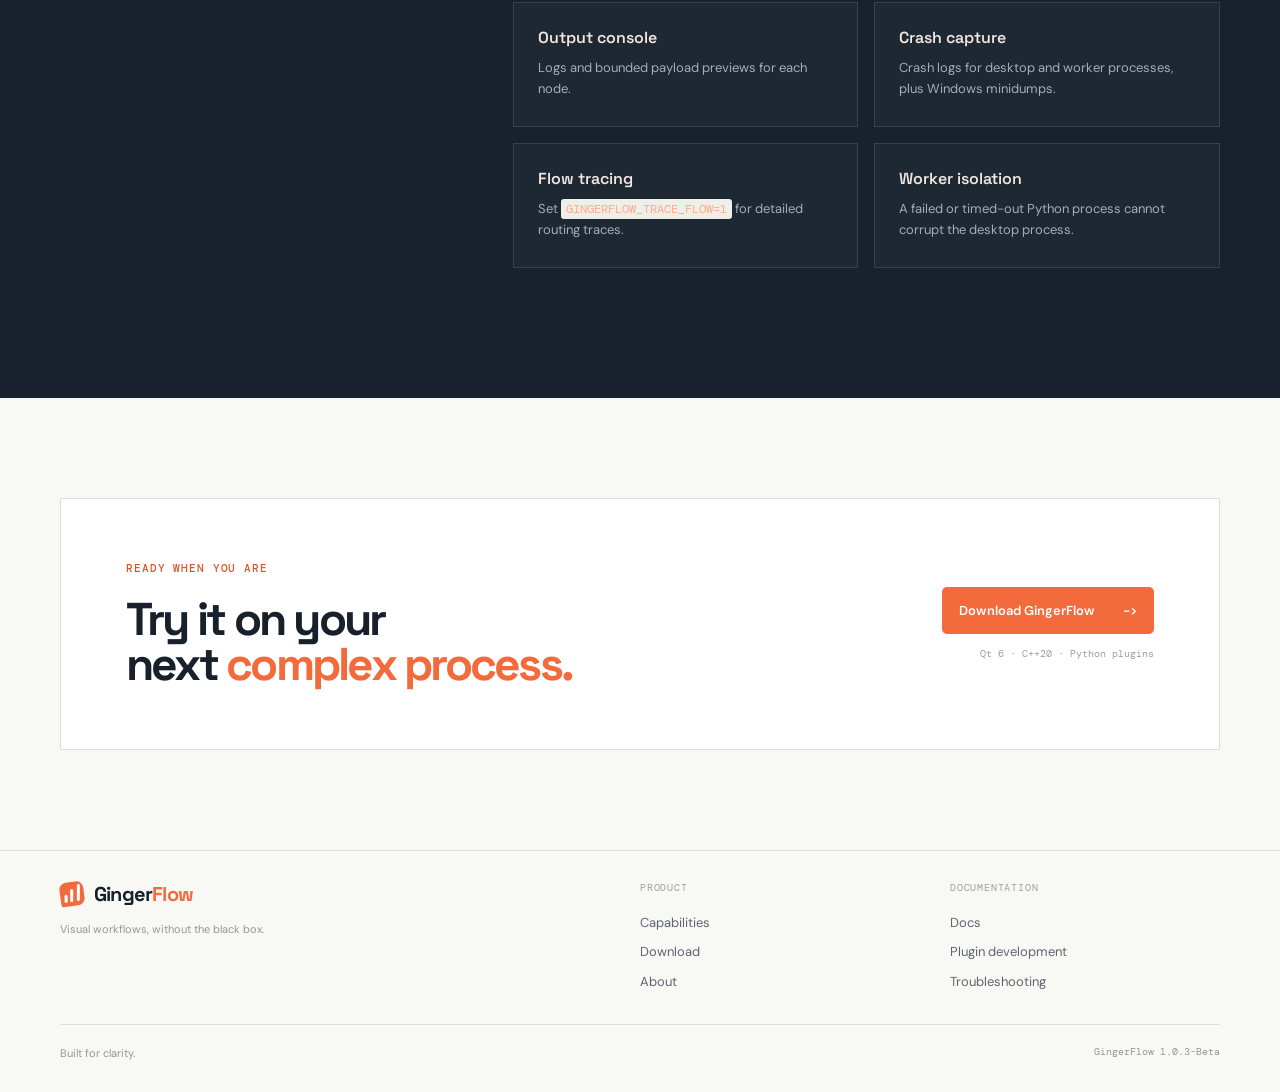
<file: capabilities.html>
<!doctype html>
<html lang="en">
<head>
  <meta charset="utf-8">
  <meta name="viewport" content="width=device-width, initial-scale=1">
  <title>Capabilities - Visual Workflow Automation Features | GingerFlow</title>
  <meta name="description" content="Explore GingerFlow capabilities: visual node editor, validated DAG execution, conditional branching, streaming CSV pipelines, reusable custom nodes, and 200+ built-in automation nodes.">
  <meta name="keywords" content="workflow automation features, visual node editor, DAG execution engine, streaming data pipeline, ETL workflow tool">
  <link rel="canonical" href="https://gingerflow.dev/capabilities.html">
  <meta name="robots" content="index, follow">
  <meta property="og:type" content="website">
  <meta property="og:site_name" content="GingerFlow">
  <meta property="og:title" content="Capabilities - Visual Workflow Automation Features | GingerFlow">
  <meta property="og:description" content="Visual authoring, a defensive execution runtime, streaming pipelines, and a broad built-in node library.">
  <meta property="og:url" content="https://gingerflow.dev/capabilities.html">
  <meta name="twitter:card" content="summary_large_image">
  <meta name="twitter:title" content="Capabilities | GingerFlow">
  <meta name="twitter:description" content="Visual authoring, defensive execution, streaming pipelines, and a broad built-in node library.">
  <link rel="icon" href="favicon.ico" sizes="any">
  <link rel="icon" type="image/png" sizes="32x32" href="favicon-32.png">
  <link rel="apple-touch-icon" sizes="180x180" href="apple-touch-icon.png">
  <link rel="stylesheet" href="styles.css">
  <script type="application/ld+json">
  {
    "@context": "https://schema.org",
    "@type": "BreadcrumbList",
    "itemListElement": [
      { "@type": "ListItem", "position": 1, "name": "Home", "item": "https://gingerflow.dev/" },
      { "@type": "ListItem", "position": 2, "name": "Capabilities", "item": "https://gingerflow.dev/capabilities.html" }
    ]
  }
  </script>
</head>
<body>
  <a class="skip-link" href="#main">Skip to content</a>
  <header class="site-header">
    <nav class="nav shell" aria-label="Main navigation">
      <a class="brand" href="index.html" aria-label="GingerFlow home">
        <span class="brand-mark" aria-hidden="true"><span></span><span></span><span></span></span>
        <span>Ginger<span>Flow</span></span>
      </a>
      <button class="menu-toggle" type="button" aria-expanded="false" aria-controls="site-menu">Menu</button>
      <div class="nav-links" id="site-menu">
        <a href="capabilities.html" aria-current="page">Capabilities</a>
        <a href="docs.html">Docs</a>
        <a href="plugin-development.html">Plugins</a>
        <a href="about.html">About</a>
        <a class="nav-cta" href="download.html">Download <span aria-hidden="true">-&gt;</span></a>
      </div>
    </nav>
  </header>

  <main id="main">
    <section class="page-hero shell">
      <nav class="breadcrumb" aria-label="Breadcrumb"><a href="index.html">Home</a> <span>/</span> Capabilities</nav>
      <p class="eyebrow"><span class="eyebrow-dot"></span> Capabilities</p>
      <h1>Everything you need to<br><em>build real workflows.</em></h1>
      <p class="page-lede">GingerFlow is a complete workflow environment: a visual editor, a defensive execution runtime, a broad built-in node library, bounded streaming pipelines, and a Python plugin boundary that grows with your needs.</p>
    </section>

    <section class="section shell" aria-labelledby="authoring">
      <div class="split-block">
        <div class="split-sticky">
          <span class="chapter-number">01</span>
          <h2 id="authoring">Visual authoring</h2>
          <p>Compose workflows by placing nodes, connecting typed ports, and configuring values directly on the canvas.</p>
        </div>
        <div class="detail-grid">
          <article class="detail-card"><h3>Canvas navigation</h3><p>Pan, zoom, minimap, alignment grid, grid visibility toggle, and fit-to-view tools keep large graphs manageable.</p></article>
          <article class="detail-card"><h3>Typed ports</h3><p>Inputs and outputs declare their data type. Inline editable values let you configure a node without leaving the canvas.</p></article>
          <article class="detail-card"><h3>Wire styles</h3><p>Choose Bezier, straight, or stepped wires so dense graphs stay readable.</p></article>
          <article class="detail-card"><h3>Organisation</h3><p>Regions, notes, duplication, copy and paste, keyboard navigation, and selection-aware undo/redo.</p></article>
          <article class="detail-card"><h3>Discovery</h3><p>Searchable Toolbox and Quick Node Search match on category, type, and description.</p></article>
          <article class="detail-card"><h3>Property Inspector</h3><p>Configure node parameters and central-widget values in a dedicated panel.</p></article>
        </div>
      </div>
    </section>

    <section class="dark-section" aria-labelledby="runtime">
      <div class="shell split-block">
        <div class="split-sticky light">
          <span class="chapter-number">02</span>
          <h2 id="runtime">Execution runtime</h2>
          <p>The runtime validates the graph before it runs, then shows its work while it executes.</p>
        </div>
        <div class="detail-grid">
          <article class="detail-card dark"><h3>DAG validation</h3><p>Cycle detection and topological ordering run before execution so structural problems surface early.</p></article>
          <article class="detail-card dark"><h3>Stale propagation</h3><p>Only nodes affected by new values are recomputed, keeping iterative runs fast.</p></article>
          <article class="detail-card dark"><h3>Conditional routing</h3><p><code>__active_outputs__</code> selects which output ports are active for a given pass.</p></article>
          <article class="detail-card dark"><h3>Branch control</h3><p><code>__stop_branch__</code> blocks a downstream branch; <code>__enabled__</code> skips a node entirely.</p></article>
          <article class="detail-card dark"><h3>Repeats and limits</h3><p><code>__repeat_node__</code> schedules another iteration, bounded by per-node <em>Max Iterations</em>.</p></article>
          <article class="detail-card dark"><h3>Retries and cancellation</h3><p>Configurable retry count and backoff, with cancellation propagated across desktop, worker, and Python execution.</p></article>
        </div>
      </div>
    </section>

    <section class="section shell" aria-labelledby="library">
      <div class="section-heading">
        <span class="chapter-number">03</span>
        <h2 id="library">Built-in node library</h2>
        <p>A broad, composable vocabulary rather than a handful of demo nodes. Combine, repeat, branch, group, inspect, and extend.</p>
      </div>
      <div class="category-grid">
        <article class="category-card"><h3>Logic</h3><p>if, switch, filter, loop, collect, join, split, merge, combine, delay, stop, unique, flatten, sort, group-by</p></article>
        <article class="category-card"><h3>Arithmetic</h3><p>addition, subtraction, multiplication, division, remainder, power, rounding, trigonometry, calculation</p></article>
        <article class="category-card"><h3>Strings</h3><p>concatenate, split, join, substring, search, replace, case conversion, padding, URI encoding, edit distance</p></article>
        <article class="category-card"><h3>Data</h3><p>partition, aggregate, index, pivot, unpivot, zip, Cartesian product, slice, rename keys, deep merge, JSON diff and patch</p></article>
        <article class="category-card"><h3>Transforms</h3><p>JSON mapper, JSON path, templates, regular expressions, JSON/YAML/XML/TOML conversion, Markdown</p></article>
        <article class="category-card"><h3>Files</h3><p>read/write, CSV, checksum, FTP, text files, path and directory operations, copy, move, rename, delete</p></article>
        <article class="category-card"><h3>Streaming</h3><p>bounded file and CSV pipelines plus batch transform, filter, and aggregate nodes</p></article>
        <article class="category-card"><h3>Archives</h3><p>ZIP and GZip compression, extraction, and listing</p></article>
        <article class="category-card"><h3>Database</h3><p>SQL Server, MySQL, PostgreSQL, SQLite, and MongoDB where runtime drivers are available</p></article>
        <article class="category-card"><h3>Network</h3><p>REST, GraphQL, URL parsing and building, HTTP upload/download, DNS lookup, ping, port checks</p></article>
        <article class="category-card"><h3>Images &amp; Email</h3><p>image metadata and scaling, SMTP and IMAP operations</p></article>
        <article class="category-card"><h3>Utilities</h3><p>environment values, timers, random values, ranges, logging, assertions, type conversion, process execution</p></article>
      </div>
    </section>

    <section class="section shell alt-section" aria-labelledby="streaming">
      <div class="split-block">
        <div class="split-sticky">
          <span class="chapter-number">04</span>
          <h2 id="streaming">Streaming pipelines</h2>
          <p>Process large files in bounded chunks or row batches instead of loading a whole dataset into memory.</p>
        </div>
        <div>
          <div class="pipeline-diagram" aria-label="Streaming pipeline example">
            <span>CSV Stream Read</span><b>-&gt;</b><span>Stream Filter</span><b>-&gt;</b><span>Stream Transform</span><b>-&gt;</b><span>CSV Stream Write</span>
          </div>
          <table class="spec-table">
            <caption>Stream category nodes</caption>
            <thead><tr><th scope="col">Node</th><th scope="col">Purpose</th></tr></thead>
            <tbody>
              <tr><td><code>file.stream_read</code></td><td>Emit bounded binary chunks</td></tr>
              <tr><td><code>file.stream_write</code></td><td>Write binary chunks directly to disk</td></tr>
              <tr><td><code>file.csv_stream_read</code></td><td>Emit CSV rows in bounded batches</td></tr>
              <tr><td><code>file.csv_stream_write</code></td><td>Append CSV batches directly to disk</td></tr>
              <tr><td><code>stream.transform</code></td><td>Transform each text or binary chunk</td></tr>
              <tr><td><code>stream.filter</code></td><td>Filter rows within each batch</td></tr>
              <tr><td><code>stream.aggregate</code></td><td>Accumulate values across batches</td></tr>
            </tbody>
          </table>
          <p class="callout warning"><strong>Plan for scale.</strong> Streaming bounds the reader, but downstream nodes and plugins can still build large in-memory values. Pass paths and bounded batches rather than routing an entire large file as one value.</p>
        </div>
      </div>
    </section>

    <section class="section shell" aria-labelledby="reuse">
      <div class="split-block">
        <div class="split-sticky">
          <span class="chapter-number">05</span>
          <h2 id="reuse">Reusable custom nodes</h2>
          <p>Build a process once, validate it, then package it as a single reusable node.</p>
        </div>
        <div>
          <ol class="step-list">
            <li><strong>Select</strong> two or more connected nodes on the canvas.</li>
            <li><strong>Club</strong> them with <em>Club Selected Nodes...</em> from the context menu.</li>
            <li><strong>Review</strong> the detected boundary inputs and outputs and their data types.</li>
            <li><strong>Name</strong> the node; it appears in the <code>Custom</code> category.</li>
          </ol>
          <p>Custom nodes preserve inner nodes and connections, boundary ports, data types and defaults, internal branching, nested definitions, and external wires. Definitions are embedded into <code>.fg</code> files under <code>custom_nodes</code> so workflows carry their reusable subflows with them.</p>
          <p class="callout"><strong>Reversible.</strong> <em>Unclub Node</em> restores the original inner graph. Unclub active instances before deleting a custom definition.</p>
        </div>
      </div>
    </section>

    <section class="dark-section" aria-labelledby="observability">
      <div class="shell split-block">
        <div class="split-sticky light">
          <span class="chapter-number">06</span>
          <h2 id="observability">Observability</h2>
          <p>Every run reports what happened, when, and at what cost.</p>
        </div>
        <div class="detail-grid">
          <article class="detail-card dark"><h3>Execution timeline</h3><p>Live node status and timestamps as the workflow progresses.</p></article>
          <article class="detail-card dark"><h3>Process statistics</h3><p>Duration, memory deltas, CPU progress, and node counts.</p></article>
          <article class="detail-card dark"><h3>Output console</h3><p>Logs and bounded payload previews for each node.</p></article>
          <article class="detail-card dark"><h3>Crash capture</h3><p>Crash logs for desktop and worker processes, plus Windows minidumps.</p></article>
          <article class="detail-card dark"><h3>Flow tracing</h3><p>Set <code>GINGERFLOW_TRACE_FLOW=1</code> for detailed routing traces.</p></article>
          <article class="detail-card dark"><h3>Worker isolation</h3><p>A failed or timed-out Python process cannot corrupt the desktop process.</p></article>
        </div>
      </div>
    </section>

    <section class="cta-section shell">
      <div class="cta-card">
        <div><p class="eyebrow">Ready when you are</p><h2>Try it on your<br>next <em>complex process.</em></h2></div>
        <div class="cta-action"><a class="button button-primary" href="download.html">Download GingerFlow <span aria-hidden="true">-&gt;</span></a><small>Qt 6 &middot; C++20 &middot; Python plugins</small></div>
      </div>
    </section>
  </main>

  <footer class="footer">
    <div class="shell footer-grid">
      <div class="footer-brand">
        <a class="brand" href="index.html"><span class="brand-mark" aria-hidden="true"><span></span><span></span><span></span></span><span>Ginger<span>Flow</span></span></a>
        <p>Visual workflows, without the black box.</p>
      </div>
      <nav class="footer-col" aria-label="Product"><h2>Product</h2><a href="capabilities.html">Capabilities</a><a href="download.html">Download</a><a href="about.html">About</a></nav>
      <nav class="footer-col" aria-label="Documentation"><h2>Documentation</h2><a href="docs.html">Docs</a><a href="plugin-development.html">Plugin development</a><a href="docs.html#troubleshooting">Troubleshooting</a></nav>
    </div>
    <div class="shell footer-base"><span>Built for clarity.</span><span class="footer-note">GingerFlow 1.0.3-Beta</span></div>
  </footer>
  <script src="script.js"></script>
</body>
</html>
</file>
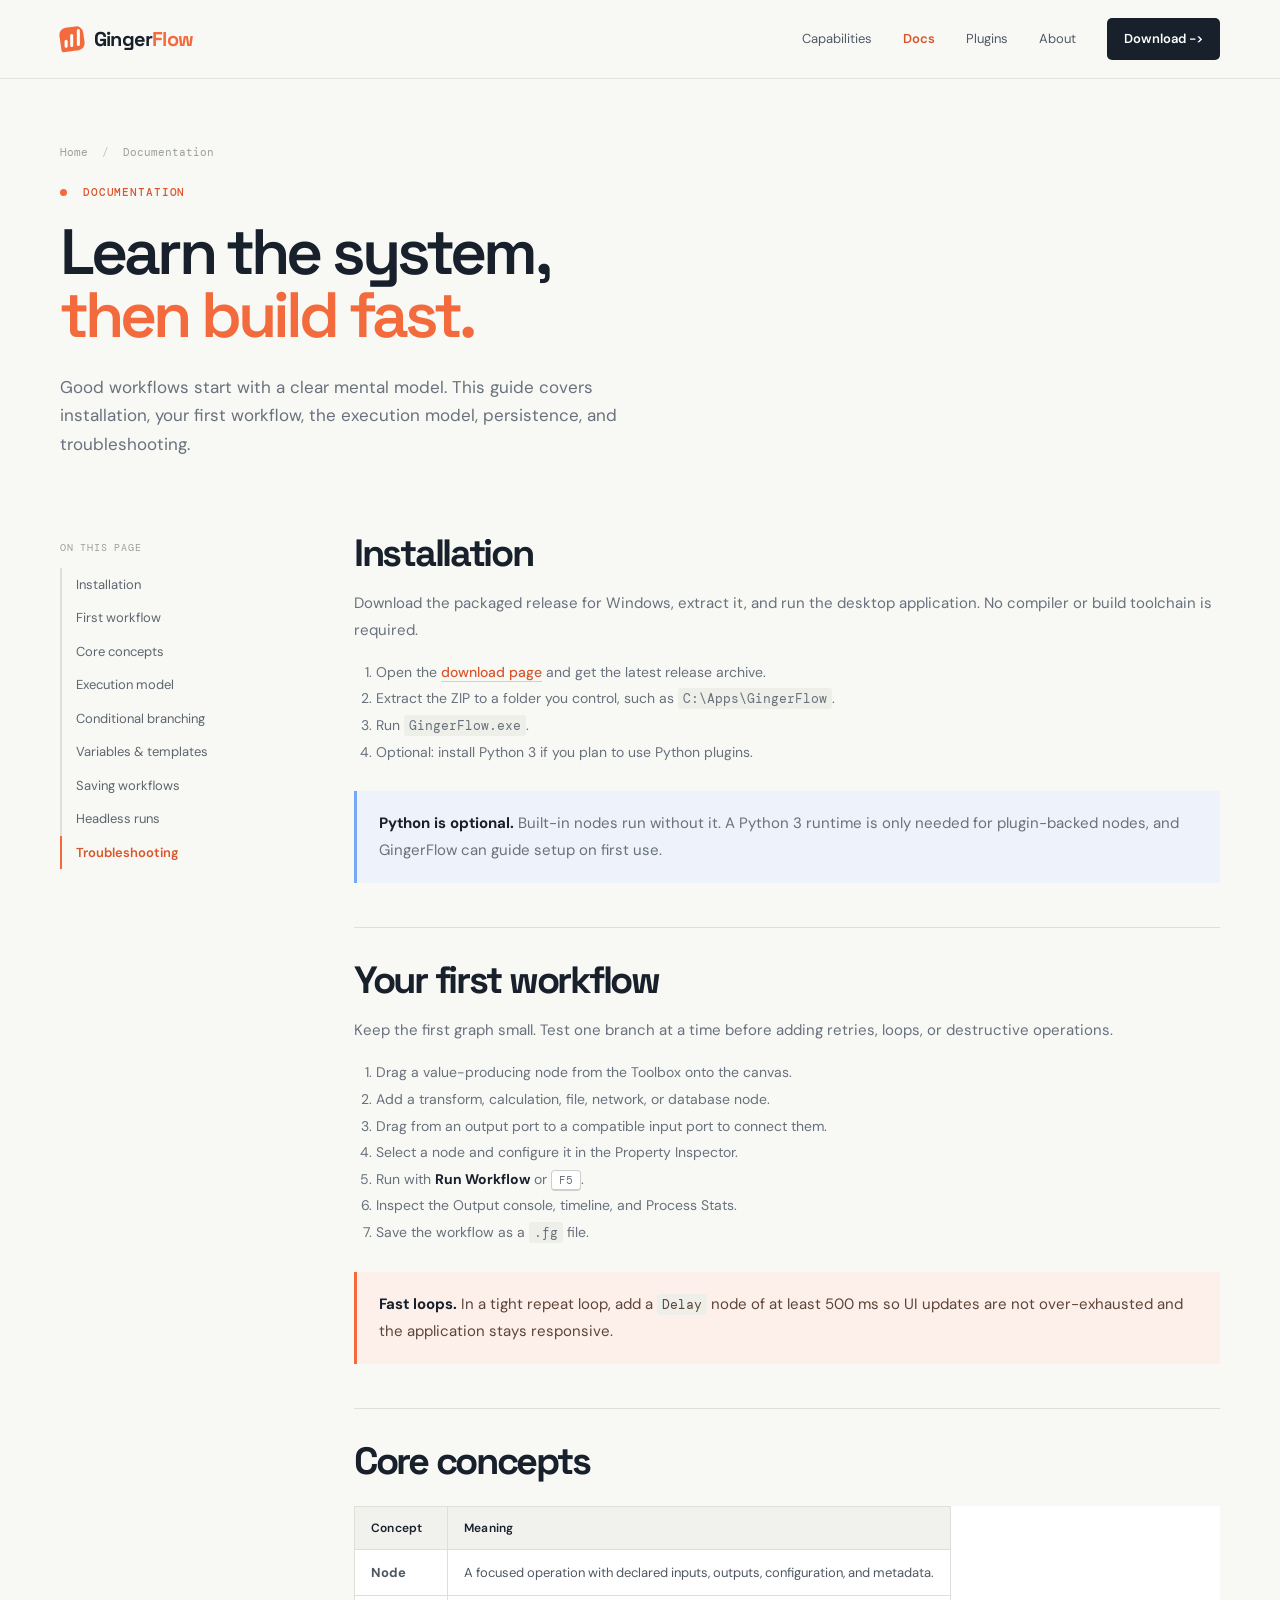
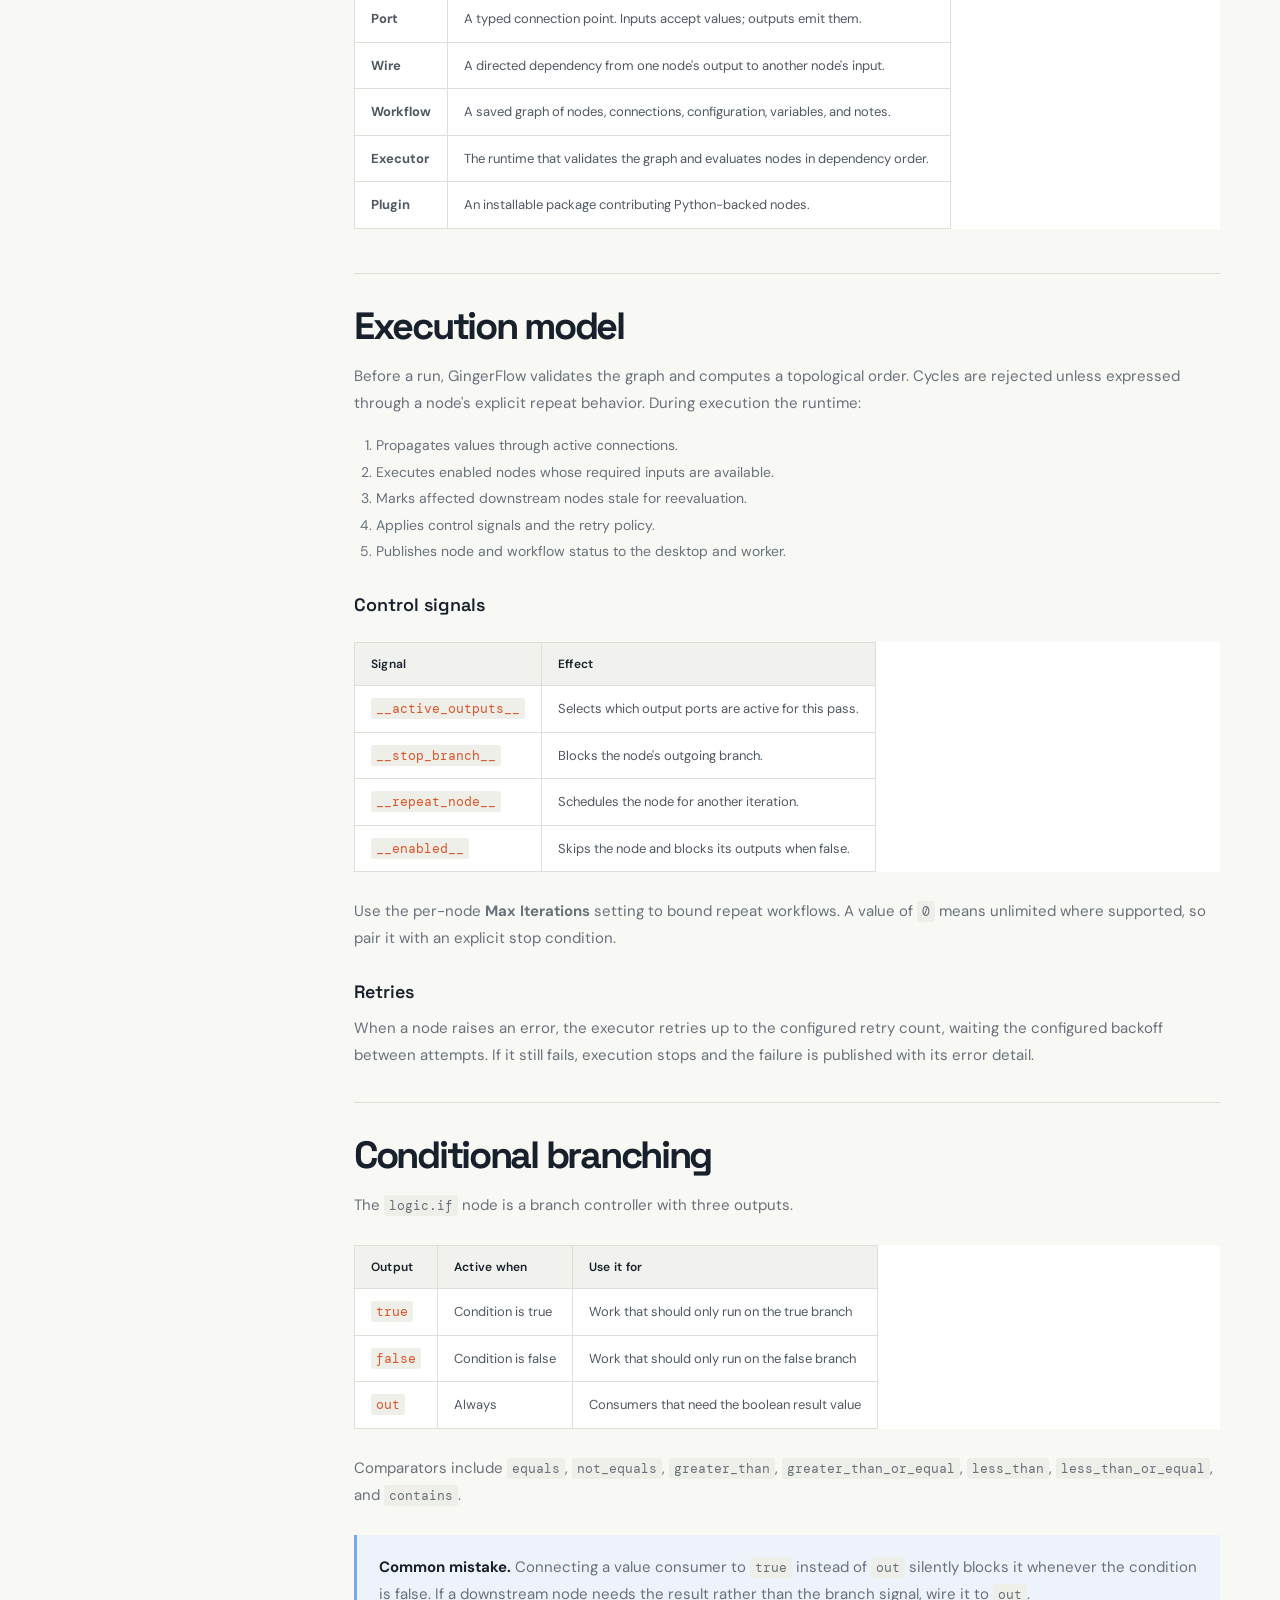
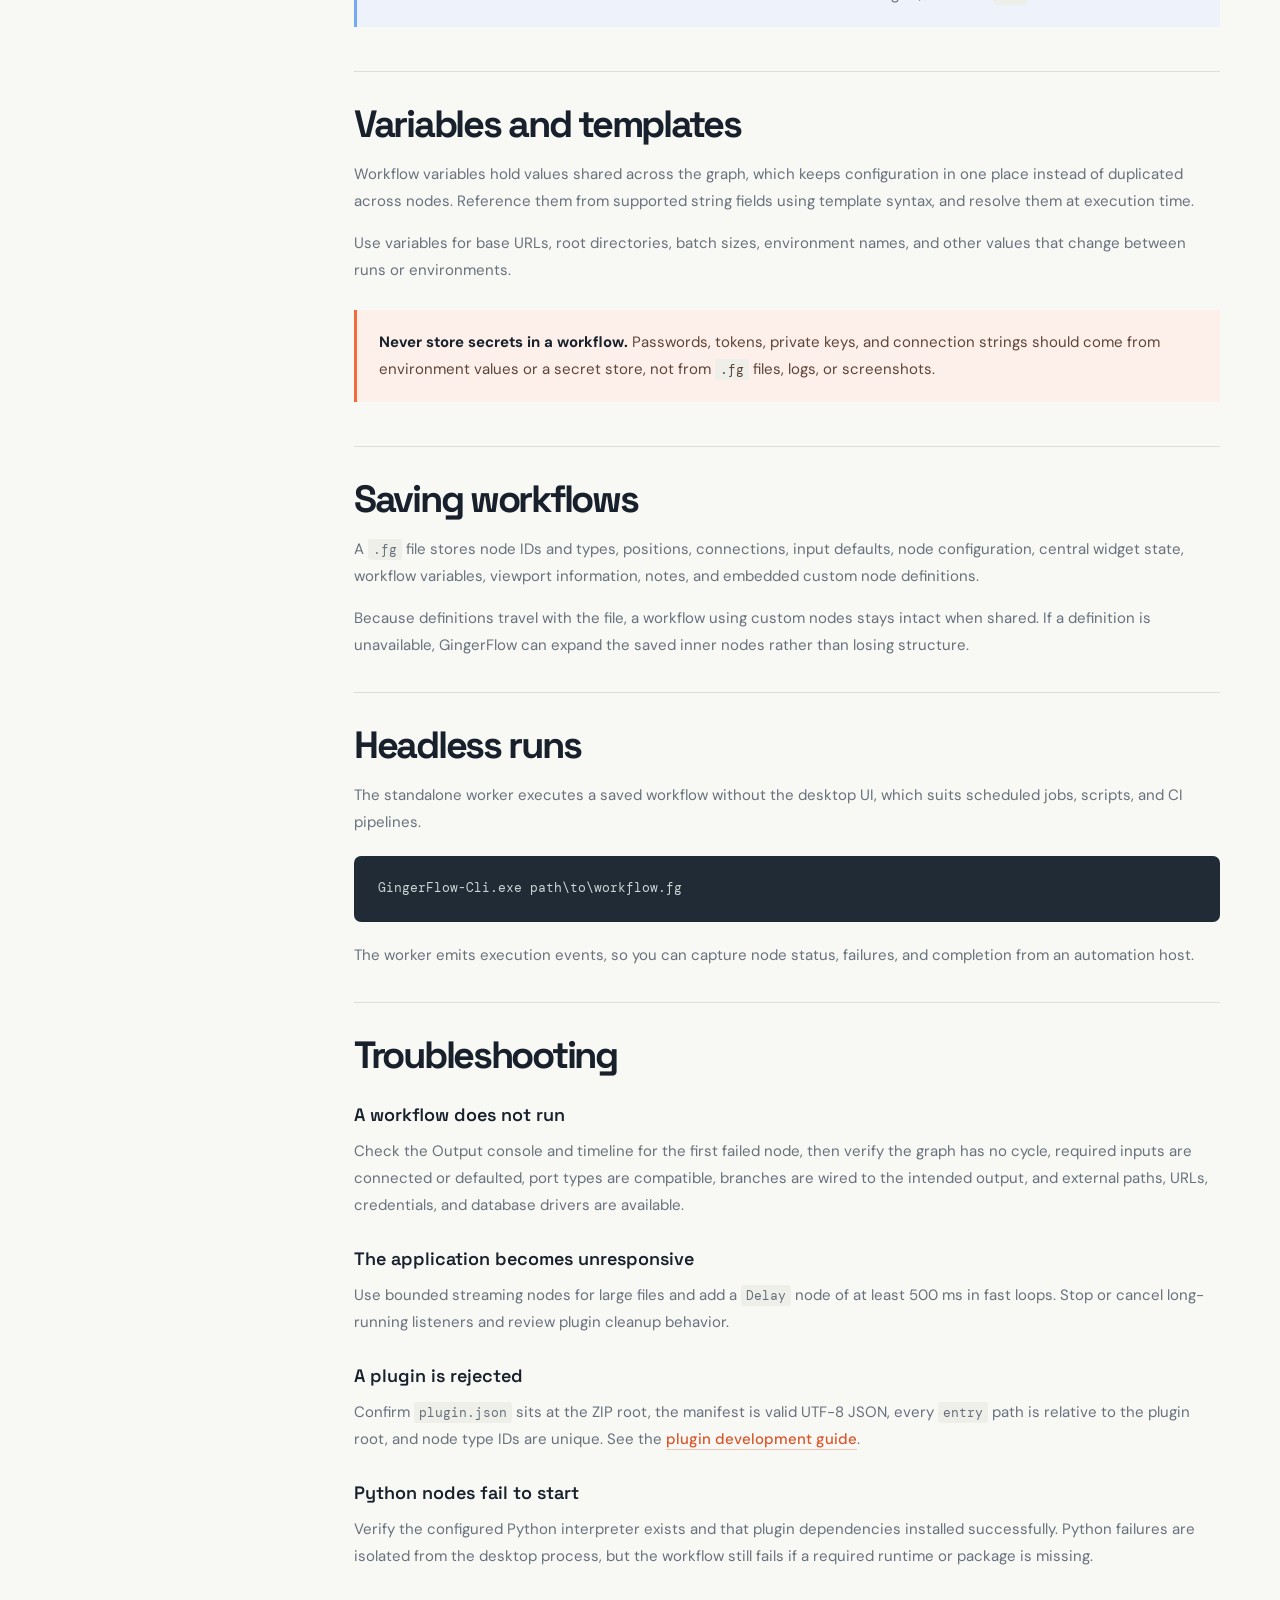
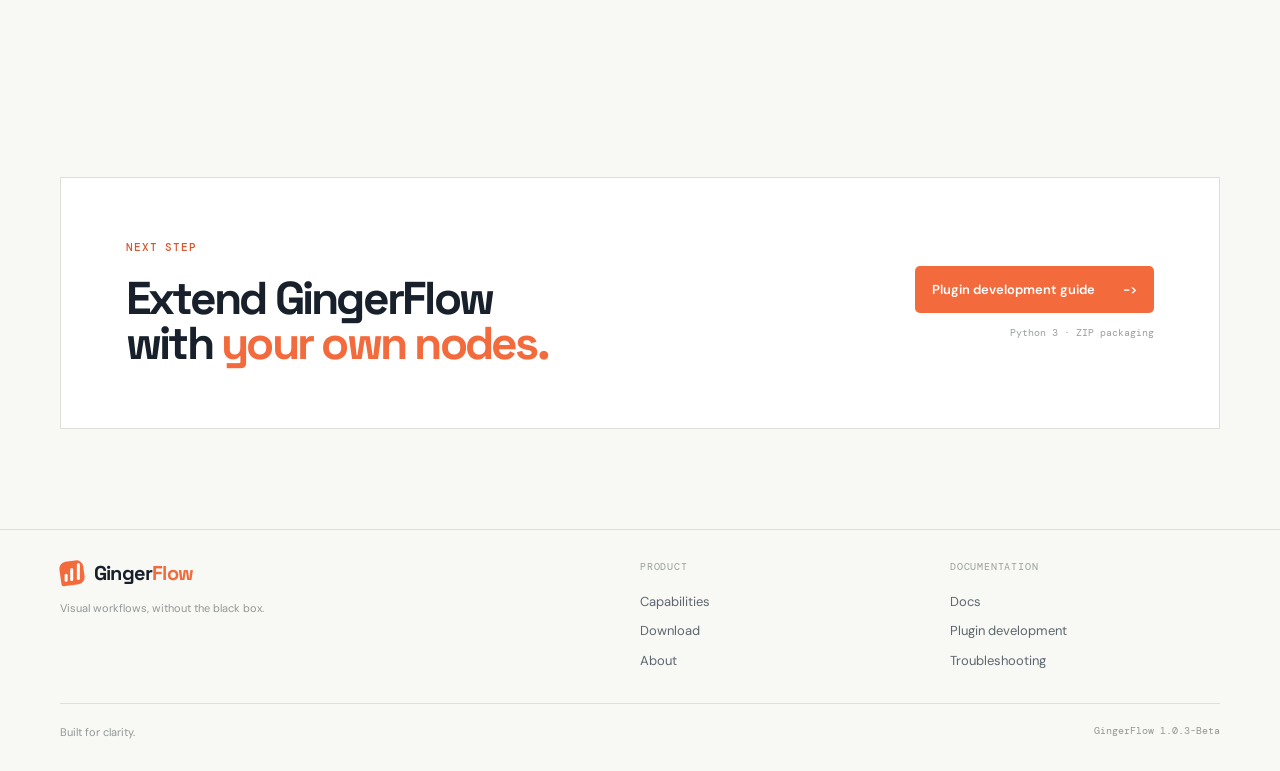
<file: docs.html>
<!doctype html>
<html lang="en">
<head>
  <meta charset="utf-8">
  <meta name="viewport" content="width=device-width, initial-scale=1">
  <title>Documentation - Getting Started &amp; Workflow Guide | GingerFlow</title>
  <meta name="description" content="GingerFlow documentation: install the app, build your first workflow, understand nodes and execution, work with variables and streaming, and troubleshoot common issues.">
  <meta name="keywords" content="GingerFlow documentation, workflow guide, node reference, workflow engine tutorial, DAG execution docs">
  <link rel="canonical" href="https://gingerflow.dev/docs.html">
  <meta name="robots" content="index, follow">
  <meta property="og:type" content="article">
  <meta property="og:site_name" content="GingerFlow">
  <meta property="og:title" content="Documentation - Getting Started &amp; Workflow Guide | GingerFlow">
  <meta property="og:description" content="Install, build your first workflow, learn the execution model, and troubleshoot with confidence.">
  <meta property="og:url" content="https://gingerflow.dev/docs.html">
  <meta name="twitter:card" content="summary_large_image">
  <meta name="twitter:title" content="Documentation | GingerFlow">
  <meta name="twitter:description" content="Install, build your first workflow, learn the execution model, and troubleshoot.">
  <link rel="icon" href="favicon.ico" sizes="any">
  <link rel="icon" type="image/png" sizes="32x32" href="favicon-32.png">
  <link rel="apple-touch-icon" sizes="180x180" href="apple-touch-icon.png">
  <link rel="stylesheet" href="styles.css">
  <script type="application/ld+json">
  {
    "@context": "https://schema.org",
    "@type": "FAQPage",
    "mainEntity": [
      {
        "@type": "Question",
        "name": "What file format does GingerFlow use for workflows?",
        "acceptedAnswer": { "@type": "Answer", "text": "GingerFlow saves workflows as .fg files containing node IDs and types, positions, connections, input defaults, configuration, variables, viewport state, notes, and embedded custom node definitions." }
      },
      {
        "@type": "Question",
        "name": "Can GingerFlow run workflows without the desktop UI?",
        "acceptedAnswer": { "@type": "Answer", "text": "Yes. The standalone worker executable runs a .fg workflow headlessly, which suits scripts, scheduled jobs, and CI pipelines." }
      },
      {
        "@type": "Question",
        "name": "How does GingerFlow handle very large CSV files?",
        "acceptedAnswer": { "@type": "Answer", "text": "The Stream category reads files in bounded binary chunks or CSV row batches, so memory use stays bounded instead of loading an entire dataset at once." }
      }
    ]
  }
  </script>
</head>
<body>
  <a class="skip-link" href="#main">Skip to content</a>
  <header class="site-header">
    <nav class="nav shell" aria-label="Main navigation">
      <a class="brand" href="index.html" aria-label="GingerFlow home">
        <span class="brand-mark" aria-hidden="true"><span></span><span></span><span></span></span>
        <span>Ginger<span>Flow</span></span>
      </a>
      <button class="menu-toggle" type="button" aria-expanded="false" aria-controls="site-menu">Menu</button>
      <div class="nav-links" id="site-menu">
        <a href="capabilities.html">Capabilities</a>
        <a href="docs.html" aria-current="page">Docs</a>
        <a href="plugin-development.html">Plugins</a>
        <a href="about.html">About</a>
        <a class="nav-cta" href="download.html">Download <span aria-hidden="true">-&gt;</span></a>
      </div>
    </nav>
  </header>

  <main id="main">
    <section class="page-hero shell">
      <nav class="breadcrumb" aria-label="Breadcrumb"><a href="index.html">Home</a> <span>/</span> Documentation</nav>
      <p class="eyebrow"><span class="eyebrow-dot"></span> Documentation</p>
      <h1>Learn the system,<br><em>then build fast.</em></h1>
      <p class="page-lede">Good workflows start with a clear mental model. This guide covers installation, your first workflow, the execution model, persistence, and troubleshooting.</p>
    </section>

    <div class="shell docs-layout">
      <aside class="docs-nav" aria-label="Documentation sections">
        <h2>On this page</h2>
        <a href="#install">Installation</a>
        <a href="#first-workflow">First workflow</a>
        <a href="#concepts">Core concepts</a>
        <a href="#execution">Execution model</a>
        <a href="#branching">Conditional branching</a>
        <a href="#variables">Variables &amp; templates</a>
        <a href="#persistence">Saving workflows</a>
        <a href="#headless">Headless runs</a>
        <a href="#troubleshooting">Troubleshooting</a>
      </aside>

      <article class="docs-body">
        <section id="install">
          <h2>Installation</h2>
          <p>Download the packaged release for Windows, extract it, and run the desktop application. No compiler or build toolchain is required.</p>
          <ol class="step-list">
            <li>Open the <a href="download.html">download page</a> and get the latest release archive.</li>
            <li>Extract the ZIP to a folder you control, such as <code>C:\Apps\GingerFlow</code>.</li>
            <li>Run <code>GingerFlow.exe</code>.</li>
            <li>Optional: install Python 3 if you plan to use Python plugins.</li>
          </ol>
          <p class="callout"><strong>Python is optional.</strong> Built-in nodes run without it. A Python 3 runtime is only needed for plugin-backed nodes, and GingerFlow can guide setup on first use.</p>
        </section>

        <section id="first-workflow">
          <h2>Your first workflow</h2>
          <p>Keep the first graph small. Test one branch at a time before adding retries, loops, or destructive operations.</p>
          <ol class="step-list">
            <li>Drag a value-producing node from the Toolbox onto the canvas.</li>
            <li>Add a transform, calculation, file, network, or database node.</li>
            <li>Drag from an output port to a compatible input port to connect them.</li>
            <li>Select a node and configure it in the Property Inspector.</li>
            <li>Run with <strong>Run Workflow</strong> or <kbd>F5</kbd>.</li>
            <li>Inspect the Output console, timeline, and Process Stats.</li>
            <li>Save the workflow as a <code>.fg</code> file.</li>
          </ol>
          <p class="callout warning"><strong>Fast loops.</strong> In a tight repeat loop, add a <code>Delay</code> node of at least 500&nbsp;ms so UI updates are not over-exhausted and the application stays responsive.</p>
        </section>

        <section id="concepts">
          <h2>Core concepts</h2>
          <table class="spec-table">
            <thead><tr><th scope="col">Concept</th><th scope="col">Meaning</th></tr></thead>
            <tbody>
              <tr><td><strong>Node</strong></td><td>A focused operation with declared inputs, outputs, configuration, and metadata.</td></tr>
              <tr><td><strong>Port</strong></td><td>A typed connection point. Inputs accept values; outputs emit them.</td></tr>
              <tr><td><strong>Wire</strong></td><td>A directed dependency from one node's output to another node's input.</td></tr>
              <tr><td><strong>Workflow</strong></td><td>A saved graph of nodes, connections, configuration, variables, and notes.</td></tr>
              <tr><td><strong>Executor</strong></td><td>The runtime that validates the graph and evaluates nodes in dependency order.</td></tr>
              <tr><td><strong>Plugin</strong></td><td>An installable package contributing Python-backed nodes.</td></tr>
            </tbody>
          </table>
        </section>

        <section id="execution">
          <h2>Execution model</h2>
          <p>Before a run, GingerFlow validates the graph and computes a topological order. Cycles are rejected unless expressed through a node's explicit repeat behavior. During execution the runtime:</p>
          <ol class="step-list">
            <li>Propagates values through active connections.</li>
            <li>Executes enabled nodes whose required inputs are available.</li>
            <li>Marks affected downstream nodes stale for reevaluation.</li>
            <li>Applies control signals and the retry policy.</li>
            <li>Publishes node and workflow status to the desktop and worker.</li>
          </ol>
          <h3>Control signals</h3>
          <table class="spec-table">
            <thead><tr><th scope="col">Signal</th><th scope="col">Effect</th></tr></thead>
            <tbody>
              <tr><td><code>__active_outputs__</code></td><td>Selects which output ports are active for this pass.</td></tr>
              <tr><td><code>__stop_branch__</code></td><td>Blocks the node's outgoing branch.</td></tr>
              <tr><td><code>__repeat_node__</code></td><td>Schedules the node for another iteration.</td></tr>
              <tr><td><code>__enabled__</code></td><td>Skips the node and blocks its outputs when false.</td></tr>
            </tbody>
          </table>
          <p>Use the per-node <strong>Max Iterations</strong> setting to bound repeat workflows. A value of <code>0</code> means unlimited where supported, so pair it with an explicit stop condition.</p>
          <h3>Retries</h3>
          <p>When a node raises an error, the executor retries up to the configured retry count, waiting the configured backoff between attempts. If it still fails, execution stops and the failure is published with its error detail.</p>
        </section>

        <section id="branching">
          <h2>Conditional branching</h2>
          <p>The <code>logic.if</code> node is a branch controller with three outputs.</p>
          <table class="spec-table">
            <thead><tr><th scope="col">Output</th><th scope="col">Active when</th><th scope="col">Use it for</th></tr></thead>
            <tbody>
              <tr><td><code>true</code></td><td>Condition is true</td><td>Work that should only run on the true branch</td></tr>
              <tr><td><code>false</code></td><td>Condition is false</td><td>Work that should only run on the false branch</td></tr>
              <tr><td><code>out</code></td><td>Always</td><td>Consumers that need the boolean result value</td></tr>
            </tbody>
          </table>
          <p>Comparators include <code>equals</code>, <code>not_equals</code>, <code>greater_than</code>, <code>greater_than_or_equal</code>, <code>less_than</code>, <code>less_than_or_equal</code>, and <code>contains</code>.</p>
          <p class="callout"><strong>Common mistake.</strong> Connecting a value consumer to <code>true</code> instead of <code>out</code> silently blocks it whenever the condition is false. If a downstream node needs the result rather than the branch signal, wire it to <code>out</code>.</p>
        </section>

        <section id="variables">
          <h2>Variables and templates</h2>
          <p>Workflow variables hold values shared across the graph, which keeps configuration in one place instead of duplicated across nodes. Reference them from supported string fields using template syntax, and resolve them at execution time.</p>
          <p>Use variables for base URLs, root directories, batch sizes, environment names, and other values that change between runs or environments.</p>
          <p class="callout warning"><strong>Never store secrets in a workflow.</strong> Passwords, tokens, private keys, and connection strings should come from environment values or a secret store, not from <code>.fg</code> files, logs, or screenshots.</p>
        </section>

        <section id="persistence">
          <h2>Saving workflows</h2>
          <p>A <code>.fg</code> file stores node IDs and types, positions, connections, input defaults, node configuration, central widget state, workflow variables, viewport information, notes, and embedded custom node definitions.</p>
          <p>Because definitions travel with the file, a workflow using custom nodes stays intact when shared. If a definition is unavailable, GingerFlow can expand the saved inner nodes rather than losing structure.</p>
        </section>

        <section id="headless">
          <h2>Headless runs</h2>
          <p>The standalone worker executes a saved workflow without the desktop UI, which suits scheduled jobs, scripts, and CI pipelines.</p>
          <pre class="doc-code"><code>GingerFlow-Cli.exe path\to\workflow.fg</code></pre>
          <p>The worker emits execution events, so you can capture node status, failures, and completion from an automation host.</p>
        </section>

        <section id="troubleshooting">
          <h2>Troubleshooting</h2>
          <h3>A workflow does not run</h3>
          <p>Check the Output console and timeline for the first failed node, then verify the graph has no cycle, required inputs are connected or defaulted, port types are compatible, branches are wired to the intended output, and external paths, URLs, credentials, and database drivers are available.</p>
          <h3>The application becomes unresponsive</h3>
          <p>Use bounded streaming nodes for large files and add a <code>Delay</code> node of at least 500&nbsp;ms in fast loops. Stop or cancel long-running listeners and review plugin cleanup behavior.</p>
          <h3>A plugin is rejected</h3>
          <p>Confirm <code>plugin.json</code> sits at the ZIP root, the manifest is valid UTF-8 JSON, every <code>entry</code> path is relative to the plugin root, and node type IDs are unique. See the <a href="plugin-development.html">plugin development guide</a>.</p>
          <h3>Python nodes fail to start</h3>
          <p>Verify the configured Python interpreter exists and that plugin dependencies installed successfully. Python failures are isolated from the desktop process, but the workflow still fails if a required runtime or package is missing.</p>
        </section>
      </article>
    </div>

    <section class="cta-section shell">
      <div class="cta-card">
        <div><p class="eyebrow">Next step</p><h2>Extend GingerFlow<br>with <em>your own nodes.</em></h2></div>
        <div class="cta-action"><a class="button button-primary" href="plugin-development.html">Plugin development guide <span aria-hidden="true">-&gt;</span></a><small>Python 3 &middot; ZIP packaging</small></div>
      </div>
    </section>
  </main>

  <footer class="footer">
    <div class="shell footer-grid">
      <div class="footer-brand">
        <a class="brand" href="index.html"><span class="brand-mark" aria-hidden="true"><span></span><span></span><span></span></span><span>Ginger<span>Flow</span></span></a>
        <p>Visual workflows, without the black box.</p>
      </div>
      <nav class="footer-col" aria-label="Product"><h2>Product</h2><a href="capabilities.html">Capabilities</a><a href="download.html">Download</a><a href="about.html">About</a></nav>
      <nav class="footer-col" aria-label="Documentation"><h2>Documentation</h2><a href="docs.html">Docs</a><a href="plugin-development.html">Plugin development</a><a href="docs.html#troubleshooting">Troubleshooting</a></nav>
    </div>
    <div class="shell footer-base"><span>Built for clarity.</span><span class="footer-note">GingerFlow 1.0.3-Beta</span></div>
  </footer>
  <script src="script.js"></script>
</body>
</html>
</file>
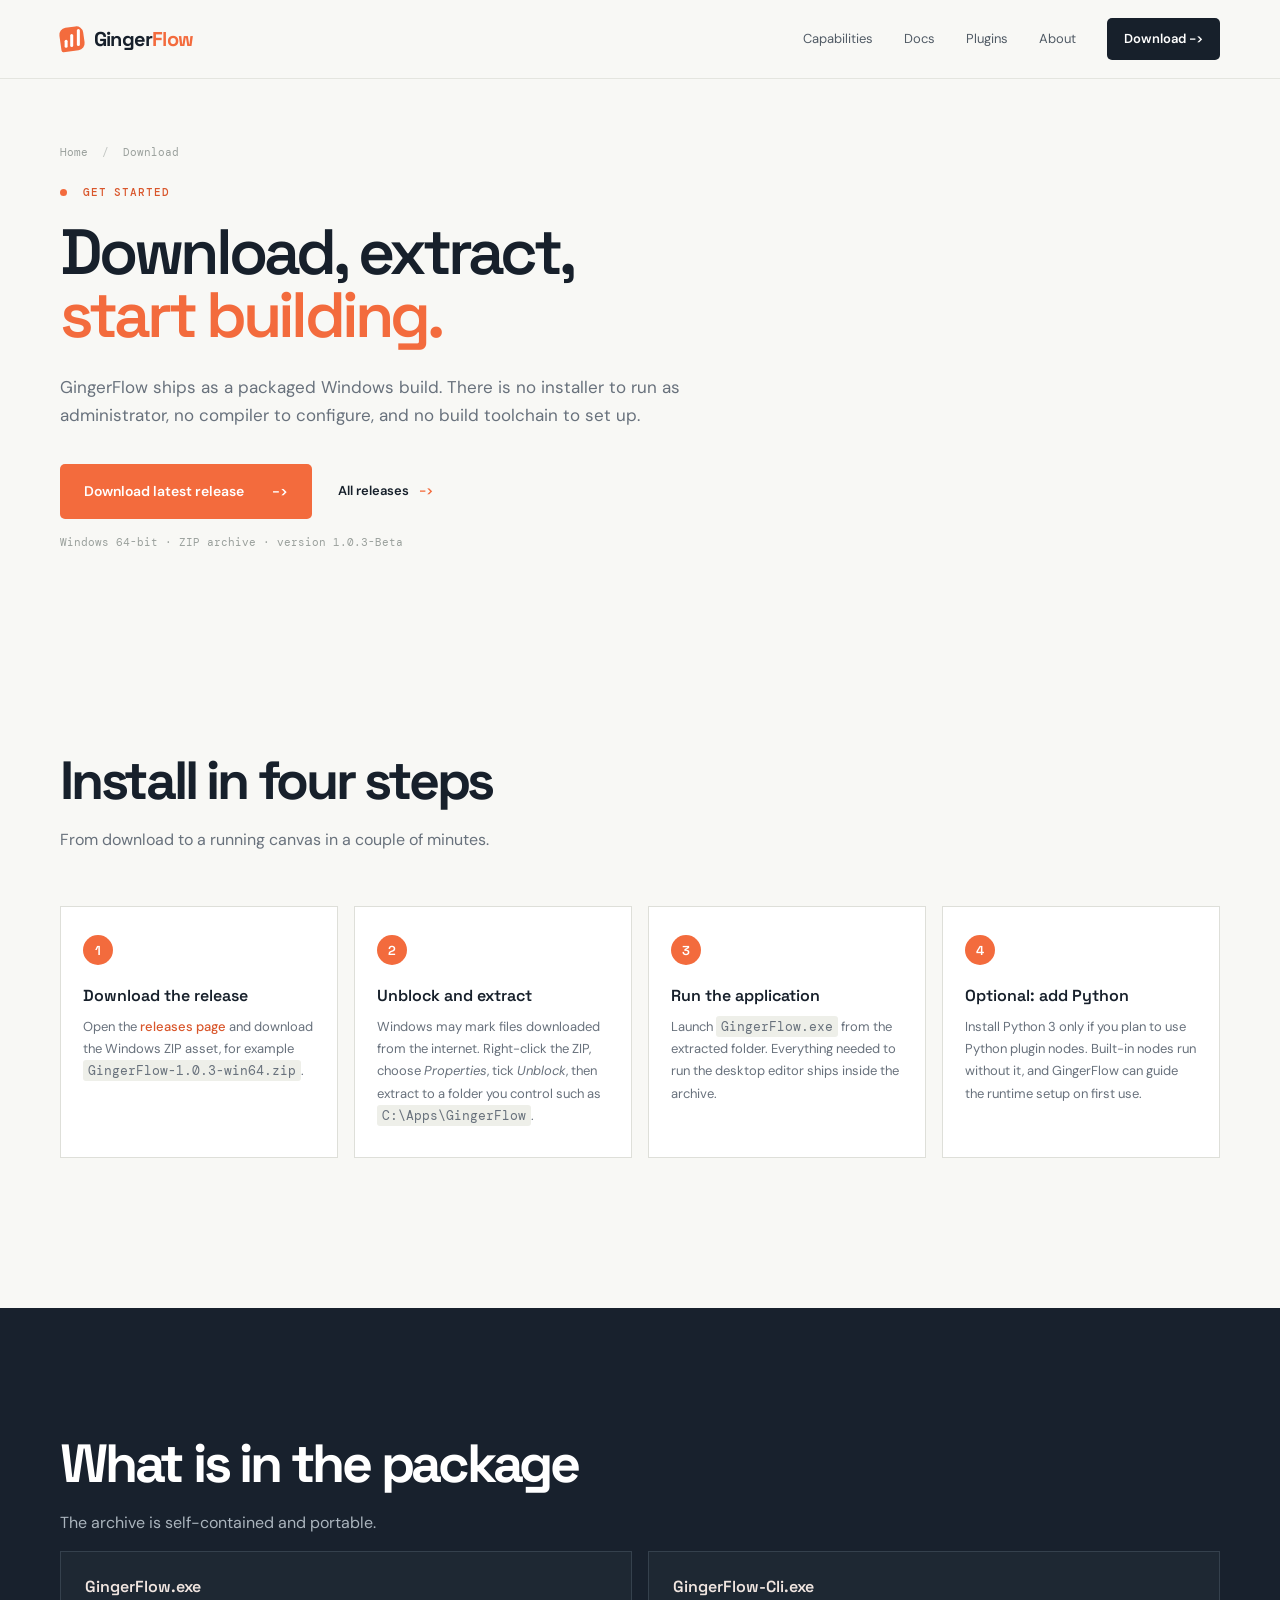
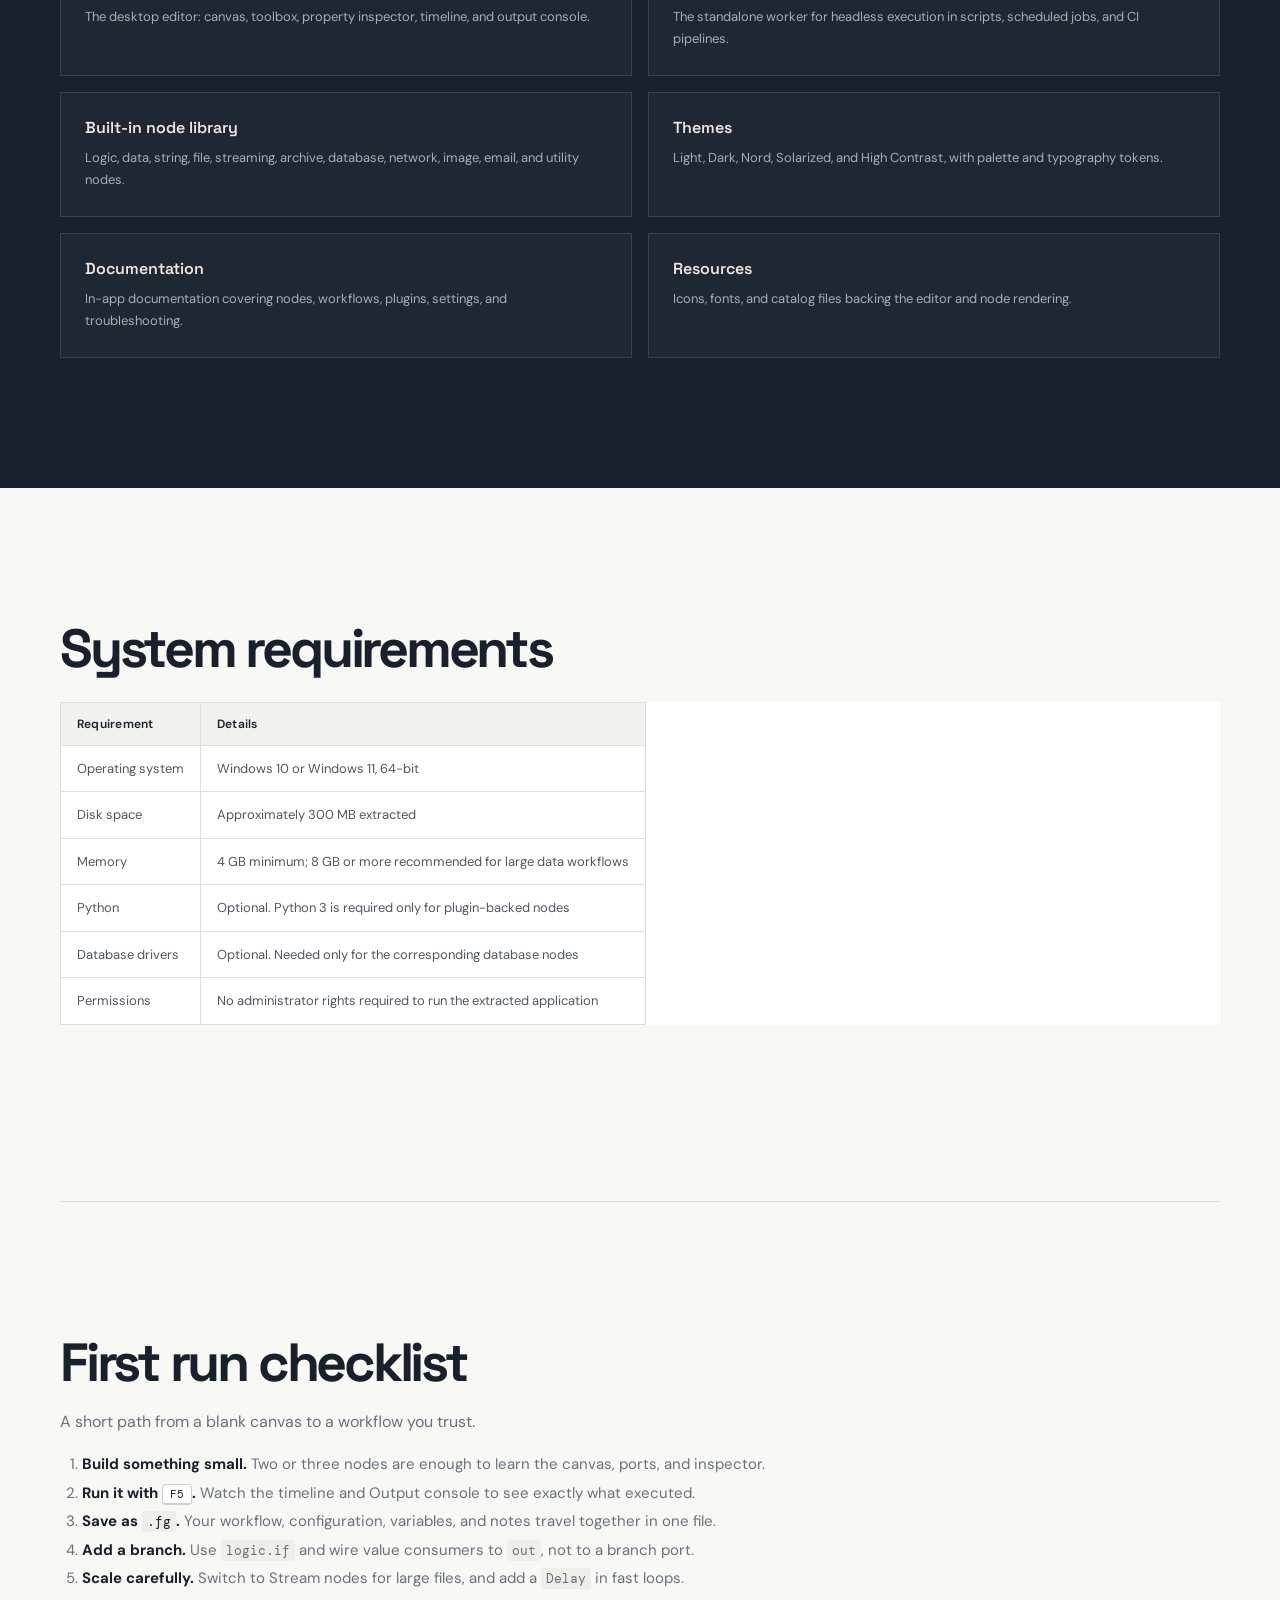
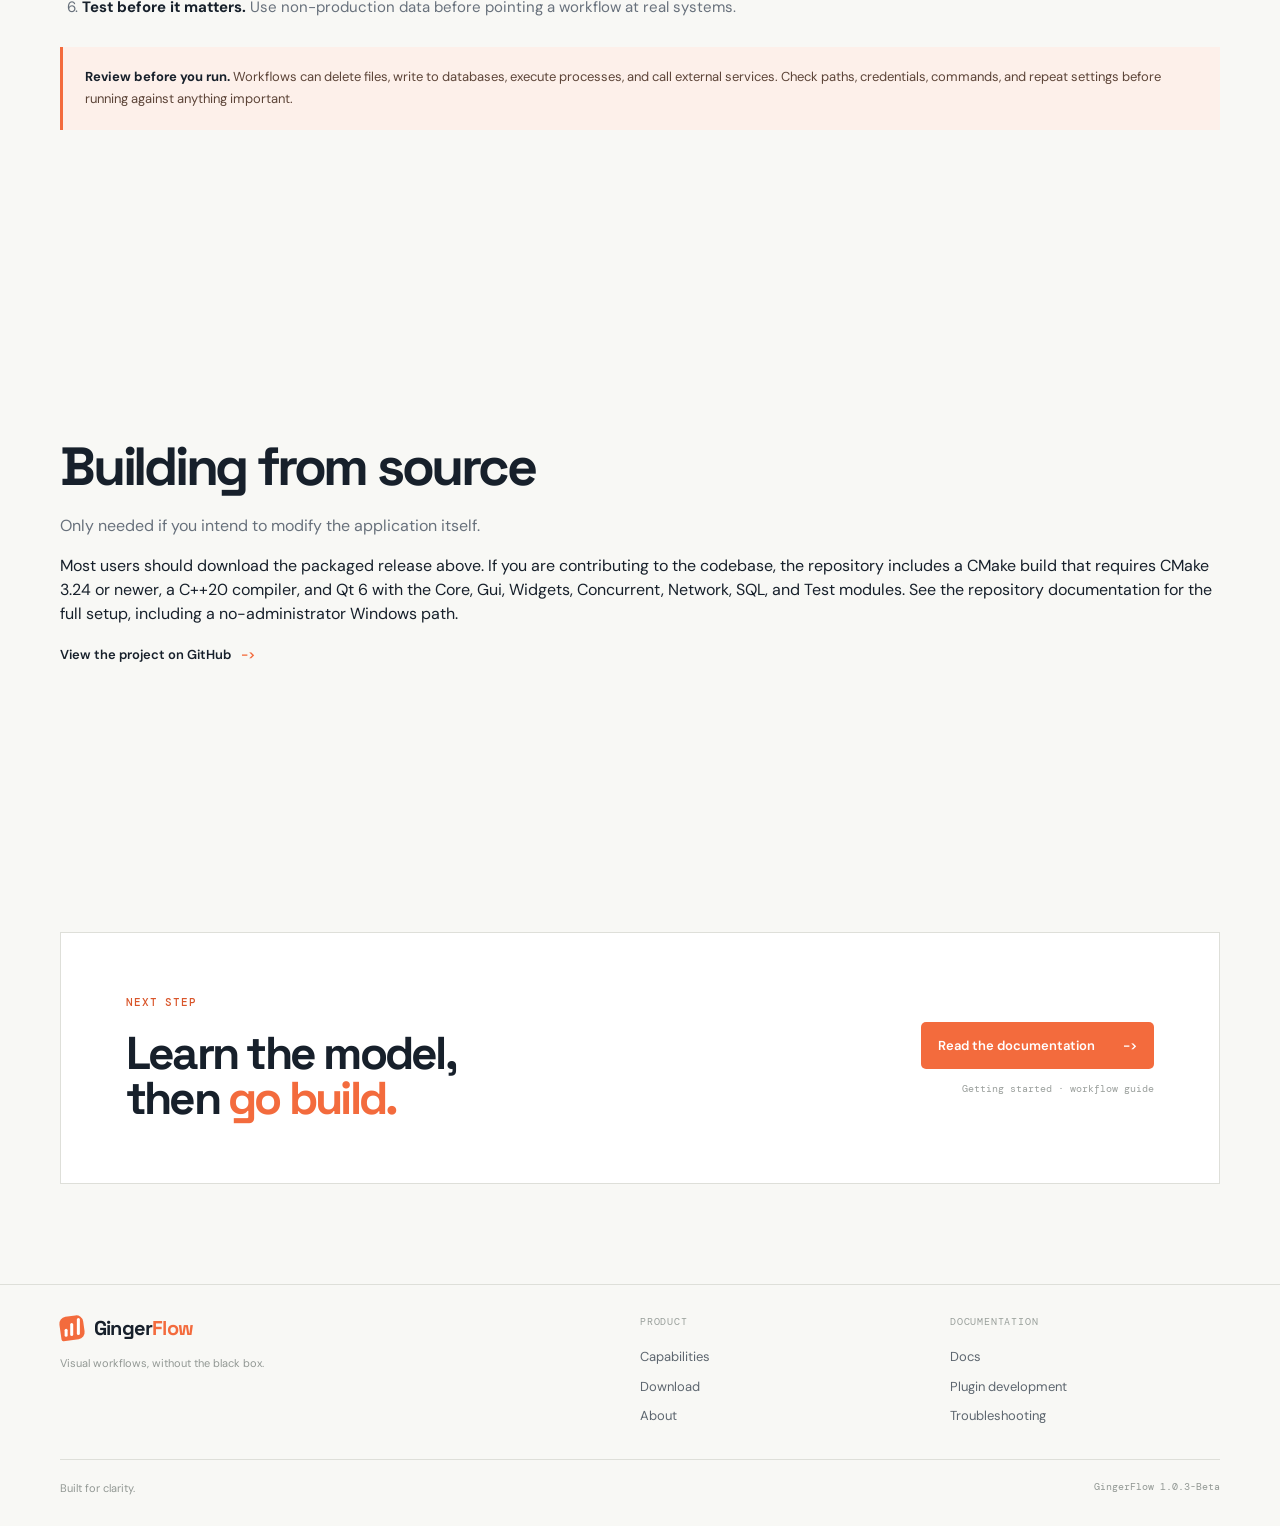
<file: download.html>
<!doctype html>
<html lang="en">
<head>
  <meta charset="utf-8">
  <meta name="viewport" content="width=device-width, initial-scale=1">
  <title>Download GingerFlow - Free Visual Workflow Engine for Windows</title>
  <meta name="description" content="Download the latest GingerFlow release for Windows. Extract the ZIP and run the desktop app - no build tools required. Includes the standalone command-line worker.">
  <meta name="keywords" content="download GingerFlow, workflow automation software, Windows workflow engine, free ETL tool download">
  <link rel="canonical" href="https://gingerflow.dev/download.html">
  <meta name="robots" content="index, follow">
  <meta property="og:type" content="website">
  <meta property="og:site_name" content="GingerFlow">
  <meta property="og:title" content="Download GingerFlow - Free Visual Workflow Engine for Windows">
  <meta property="og:description" content="Get the latest release, extract, and run. No compiler or build toolchain required.">
  <meta property="og:url" content="https://gingerflow.dev/download.html">
  <meta name="twitter:card" content="summary_large_image">
  <meta name="twitter:title" content="Download GingerFlow">
  <meta name="twitter:description" content="Get the latest release, extract, and run. No build toolchain required.">
  <link rel="icon" href="favicon.ico" sizes="any">
  <link rel="icon" type="image/png" sizes="32x32" href="favicon-32.png">
  <link rel="apple-touch-icon" sizes="180x180" href="apple-touch-icon.png">
  <link rel="stylesheet" href="styles.css">
  <script type="application/ld+json">
  {
    "@context": "https://schema.org",
    "@type": "SoftwareApplication",
    "name": "GingerFlow",
    "operatingSystem": "Windows 10, Windows 11",
    "applicationCategory": "DeveloperApplication",
    "softwareVersion": "1.0.3-Beta",
    "downloadUrl": "https://github.com/priyankdalal/GingerFlow/releases/tag/1.0.3-Beta",
    "description": "A desktop visual workflow engine for building, executing, packaging, and reusing data workflows.",
    "offers": { "@type": "Offer", "price": "0", "priceCurrency": "USD" }
  }
  </script>
</head>
<body>
  <a class="skip-link" href="#main">Skip to content</a>
  <header class="site-header">
    <nav class="nav shell" aria-label="Main navigation">
      <a class="brand" href="index.html" aria-label="GingerFlow home">
        <span class="brand-mark" aria-hidden="true"><span></span><span></span><span></span></span>
        <span>Ginger<span>Flow</span></span>
      </a>
      <button class="menu-toggle" type="button" aria-expanded="false" aria-controls="site-menu">Menu</button>
      <div class="nav-links" id="site-menu">
        <a href="capabilities.html">Capabilities</a>
        <a href="docs.html">Docs</a>
        <a href="plugin-development.html">Plugins</a>
        <a href="about.html">About</a>
        <a class="nav-cta" href="download.html" aria-current="page">Download <span aria-hidden="true">-&gt;</span></a>
      </div>
    </nav>
  </header>

  <main id="main">
    <section class="page-hero shell">
      <nav class="breadcrumb" aria-label="Breadcrumb"><a href="index.html">Home</a> <span>/</span> Download</nav>
      <p class="eyebrow"><span class="eyebrow-dot"></span> Get started</p>
      <h1>Download, extract,<br><em>start building.</em></h1>
      <p class="page-lede">GingerFlow ships as a packaged Windows build. There is no installer to run as administrator, no compiler to configure, and no build toolchain to set up.</p>
      <div class="download-actions">
        <a class="button button-primary button-lg" href="https://github.com/priyankdalal/GingerFlow/releases/tag/1.0.3-Beta" rel="noopener">Download latest release <span aria-hidden="true">-&gt;</span></a>
        <a class="text-link" href="https://github.com/priyankdalal/GingerFlow/releases" rel="noopener">All releases <span aria-hidden="true">-&gt;</span></a>
      </div>
      <p class="download-meta">Windows 64-bit &middot; ZIP archive &middot; version 1.0.3-Beta</p>
    </section>

    <section class="section shell">
      <div class="section-heading">
        <h2>Install in four steps</h2>
        <p>From download to a running canvas in a couple of minutes.</p>
      </div>
      <div class="install-steps">
        <article class="install-step">
          <span class="step-num">1</span>
          <h3>Download the release</h3>
          <p>Open the <a href="https://github.com/priyankdalal/GingerFlow/releases/tag/1.0.3-Beta" rel="noopener">releases page</a> and download the Windows ZIP asset, for example <code>GingerFlow-1.0.3-win64.zip</code>.</p>
        </article>
        <article class="install-step">
          <span class="step-num">2</span>
          <h3>Unblock and extract</h3>
          <p>Windows may mark files downloaded from the internet. Right-click the ZIP, choose <em>Properties</em>, tick <em>Unblock</em>, then extract to a folder you control such as <code>C:\Apps\GingerFlow</code>.</p>
        </article>
        <article class="install-step">
          <span class="step-num">3</span>
          <h3>Run the application</h3>
          <p>Launch <code>GingerFlow.exe</code> from the extracted folder. Everything needed to run the desktop editor ships inside the archive.</p>
        </article>
        <article class="install-step">
          <span class="step-num">4</span>
          <h3>Optional: add Python</h3>
          <p>Install Python 3 only if you plan to use Python plugin nodes. Built-in nodes run without it, and GingerFlow can guide the runtime setup on first use.</p>
        </article>
      </div>
    </section>

    <section class="dark-section">
      <div class="shell">
        <div class="section-heading light">
          <h2>What is in the package</h2>
          <p>The archive is self-contained and portable.</p>
        </div>
        <div class="detail-grid">
          <article class="detail-card dark"><h3>GingerFlow.exe</h3><p>The desktop editor: canvas, toolbox, property inspector, timeline, and output console.</p></article>
          <article class="detail-card dark"><h3>GingerFlow-Cli.exe</h3><p>The standalone worker for headless execution in scripts, scheduled jobs, and CI pipelines.</p></article>
          <article class="detail-card dark"><h3>Built-in node library</h3><p>Logic, data, string, file, streaming, archive, database, network, image, email, and utility nodes.</p></article>
          <article class="detail-card dark"><h3>Themes</h3><p>Light, Dark, Nord, Solarized, and High Contrast, with palette and typography tokens.</p></article>
          <article class="detail-card dark"><h3>Documentation</h3><p>In-app documentation covering nodes, workflows, plugins, settings, and troubleshooting.</p></article>
          <article class="detail-card dark"><h3>Resources</h3><p>Icons, fonts, and catalog files backing the editor and node rendering.</p></article>
        </div>
      </div>
    </section>

    <section class="section shell">
      <div class="section-heading">
        <h2>System requirements</h2>
      </div>
      <table class="spec-table">
        <thead><tr><th scope="col">Requirement</th><th scope="col">Details</th></tr></thead>
        <tbody>
          <tr><td>Operating system</td><td>Windows 10 or Windows 11, 64-bit</td></tr>
          <tr><td>Disk space</td><td>Approximately 300&nbsp;MB extracted</td></tr>
          <tr><td>Memory</td><td>4&nbsp;GB minimum; 8&nbsp;GB or more recommended for large data workflows</td></tr>
          <tr><td>Python</td><td>Optional. Python 3 is required only for plugin-backed nodes</td></tr>
          <tr><td>Database drivers</td><td>Optional. Needed only for the corresponding database nodes</td></tr>
          <tr><td>Permissions</td><td>No administrator rights required to run the extracted application</td></tr>
        </tbody>
      </table>
    </section>

    <section class="section shell alt-section">
      <div class="section-heading">
        <h2>First run checklist</h2>
        <p>A short path from a blank canvas to a workflow you trust.</p>
      </div>
      <ol class="step-list wide">
        <li><strong>Build something small.</strong> Two or three nodes are enough to learn the canvas, ports, and inspector.</li>
        <li><strong>Run it with <kbd>F5</kbd>.</strong> Watch the timeline and Output console to see exactly what executed.</li>
        <li><strong>Save as <code>.fg</code>.</strong> Your workflow, configuration, variables, and notes travel together in one file.</li>
        <li><strong>Add a branch.</strong> Use <code>logic.if</code> and wire value consumers to <code>out</code>, not to a branch port.</li>
        <li><strong>Scale carefully.</strong> Switch to Stream nodes for large files, and add a <code>Delay</code> in fast loops.</li>
        <li><strong>Test before it matters.</strong> Use non-production data before pointing a workflow at real systems.</li>
      </ol>
      <p class="callout warning"><strong>Review before you run.</strong> Workflows can delete files, write to databases, execute processes, and call external services. Check paths, credentials, commands, and repeat settings before running against anything important.</p>
    </section>

    <section class="section shell">
      <div class="section-heading">
        <h2>Building from source</h2>
        <p>Only needed if you intend to modify the application itself.</p>
      </div>
      <p>Most users should download the packaged release above. If you are contributing to the codebase, the repository includes a CMake build that requires CMake 3.24 or newer, a C++20 compiler, and Qt 6 with the Core, Gui, Widgets, Concurrent, Network, SQL, and Test modules. See the repository documentation for the full setup, including a no-administrator Windows path.</p>
      <p><a class="text-link" href="https://github.com/priyankdalal/GingerFlow" rel="noopener">View the project on GitHub <span aria-hidden="true">-&gt;</span></a></p>
    </section>

    <section class="cta-section shell">
      <div class="cta-card">
        <div><p class="eyebrow">Next step</p><h2>Learn the model,<br>then <em>go build.</em></h2></div>
        <div class="cta-action"><a class="button button-primary" href="docs.html">Read the documentation <span aria-hidden="true">-&gt;</span></a><small>Getting started &middot; workflow guide</small></div>
      </div>
    </section>
  </main>

  <footer class="footer">
    <div class="shell footer-grid">
      <div class="footer-brand">
        <a class="brand" href="index.html"><span class="brand-mark" aria-hidden="true"><span></span><span></span><span></span></span><span>Ginger<span>Flow</span></span></a>
        <p>Visual workflows, without the black box.</p>
      </div>
      <nav class="footer-col" aria-label="Product"><h2>Product</h2><a href="capabilities.html">Capabilities</a><a href="download.html">Download</a><a href="about.html">About</a></nav>
      <nav class="footer-col" aria-label="Documentation"><h2>Documentation</h2><a href="docs.html">Docs</a><a href="plugin-development.html">Plugin development</a><a href="docs.html#troubleshooting">Troubleshooting</a></nav>
    </div>
    <div class="shell footer-base"><span>Built for clarity.</span><span class="footer-note">GingerFlow 1.0.3-Beta</span></div>
  </footer>
  <script src="script.js"></script>
</body>
</html>
</file>
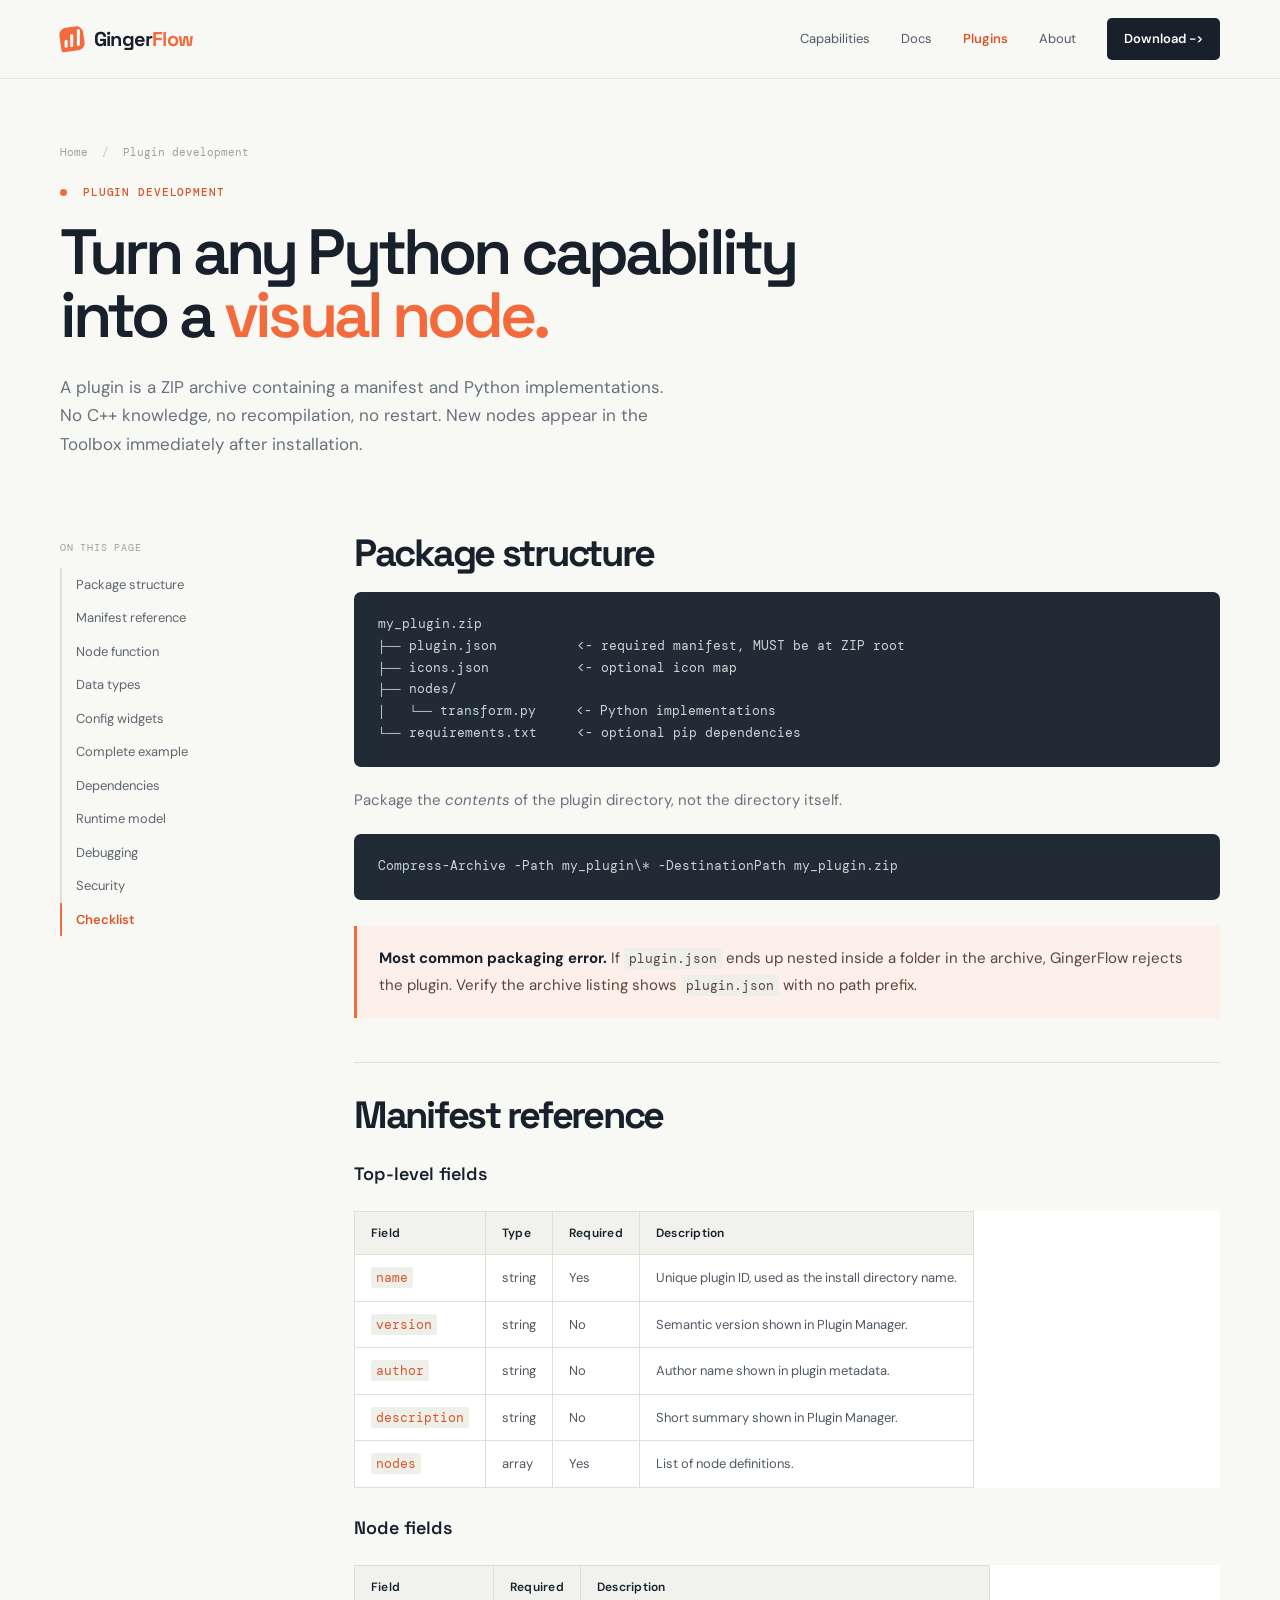
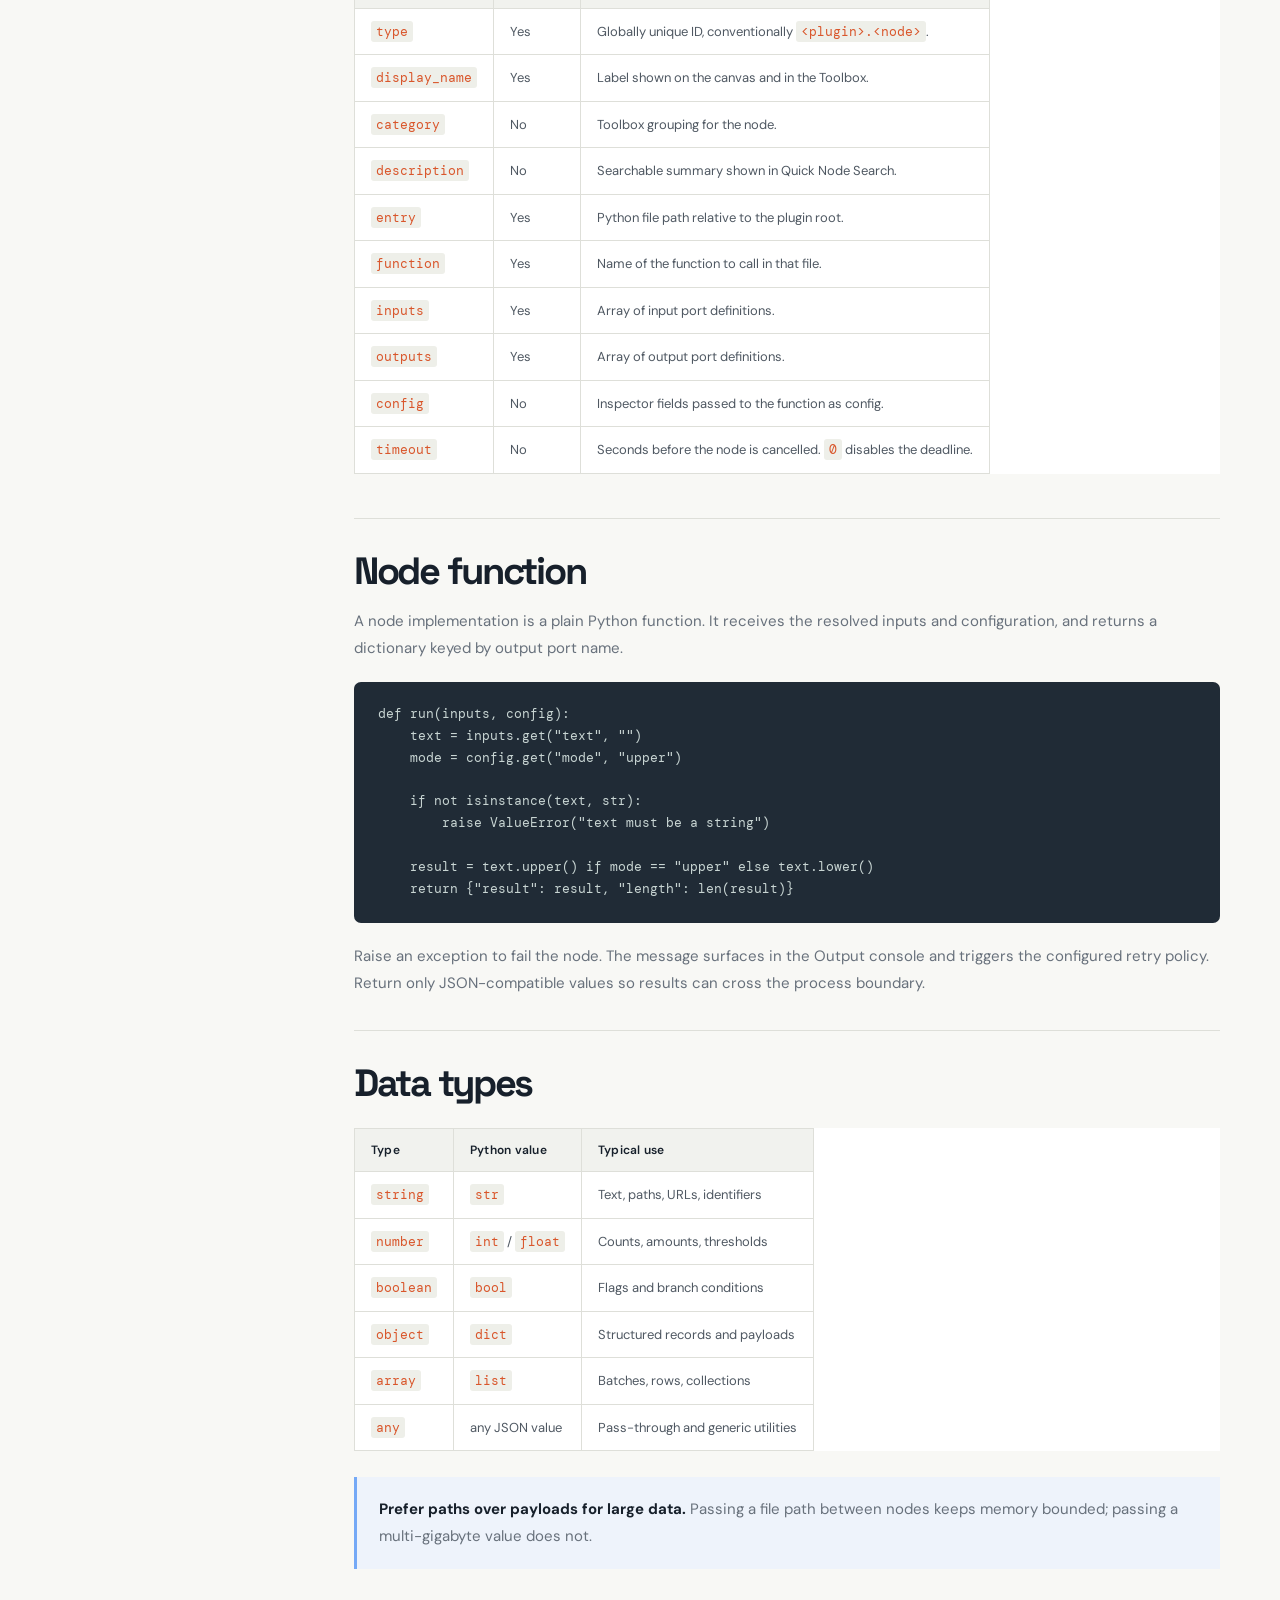
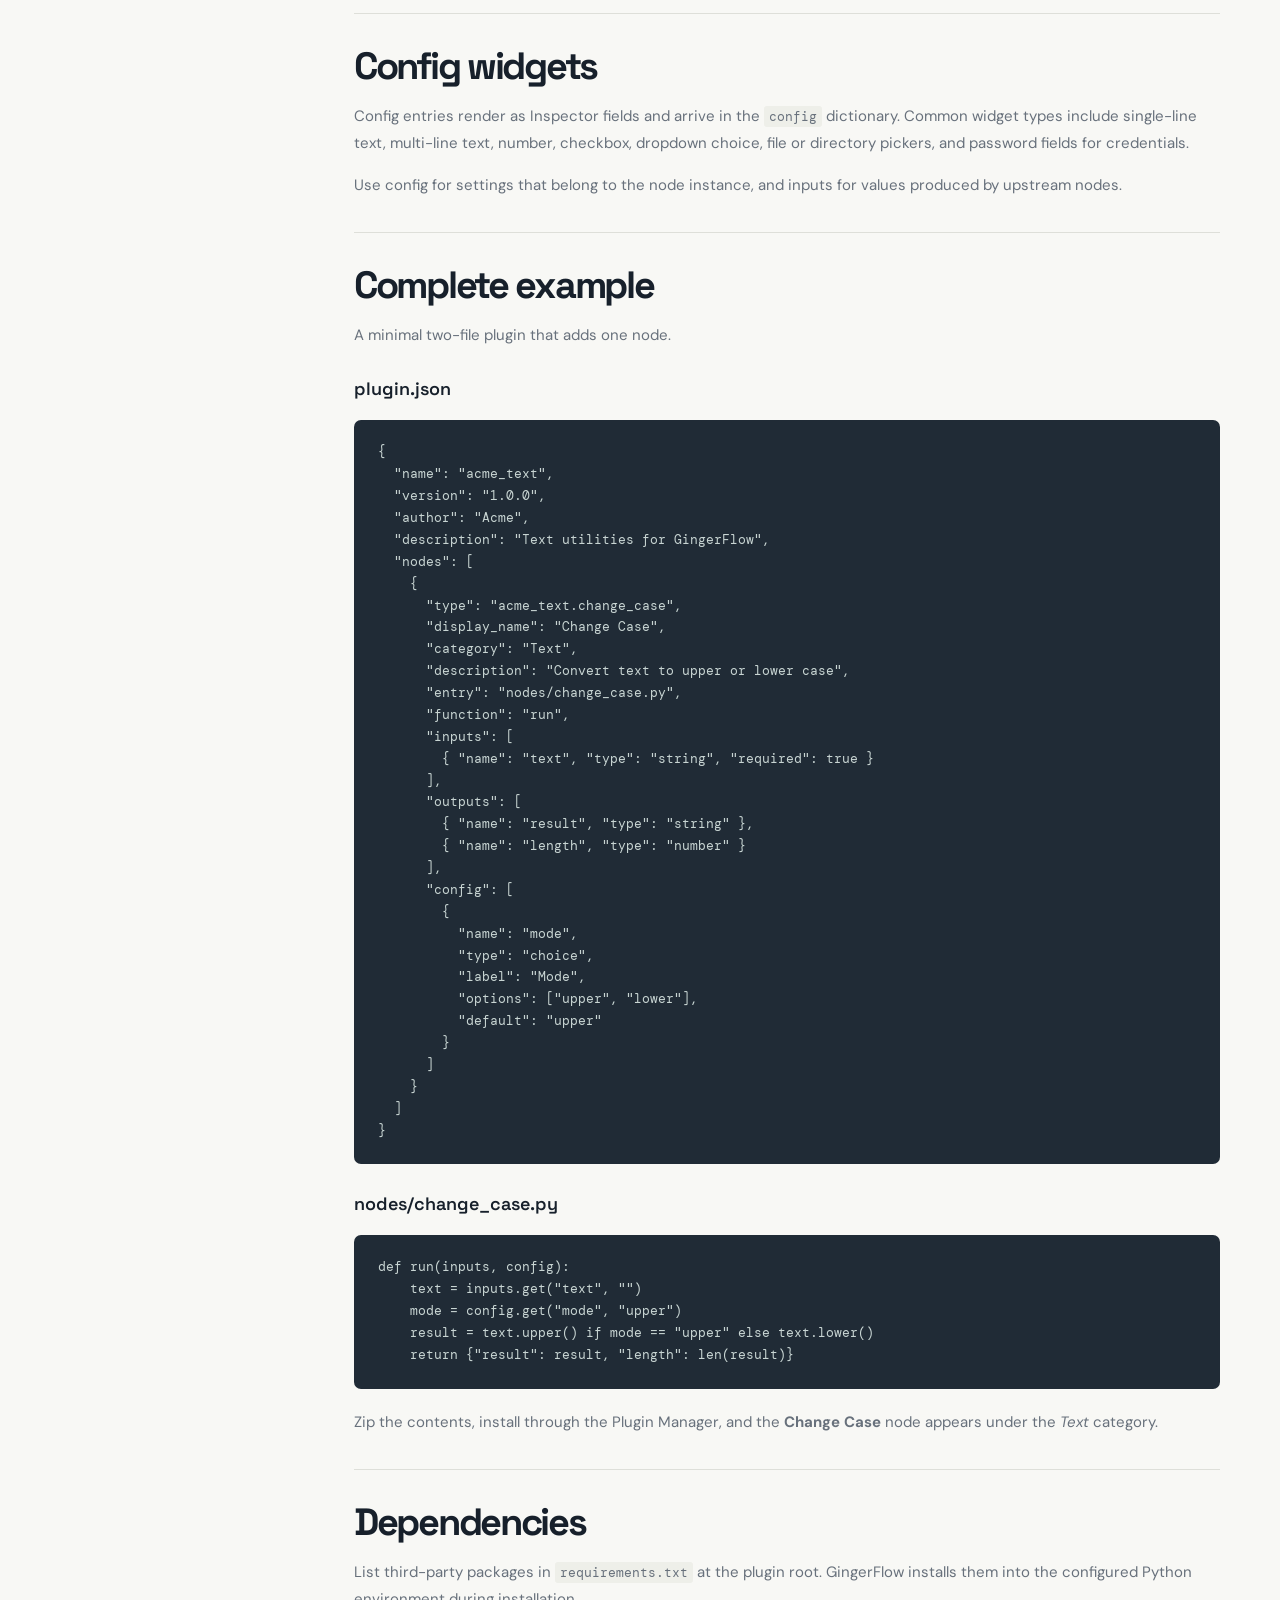
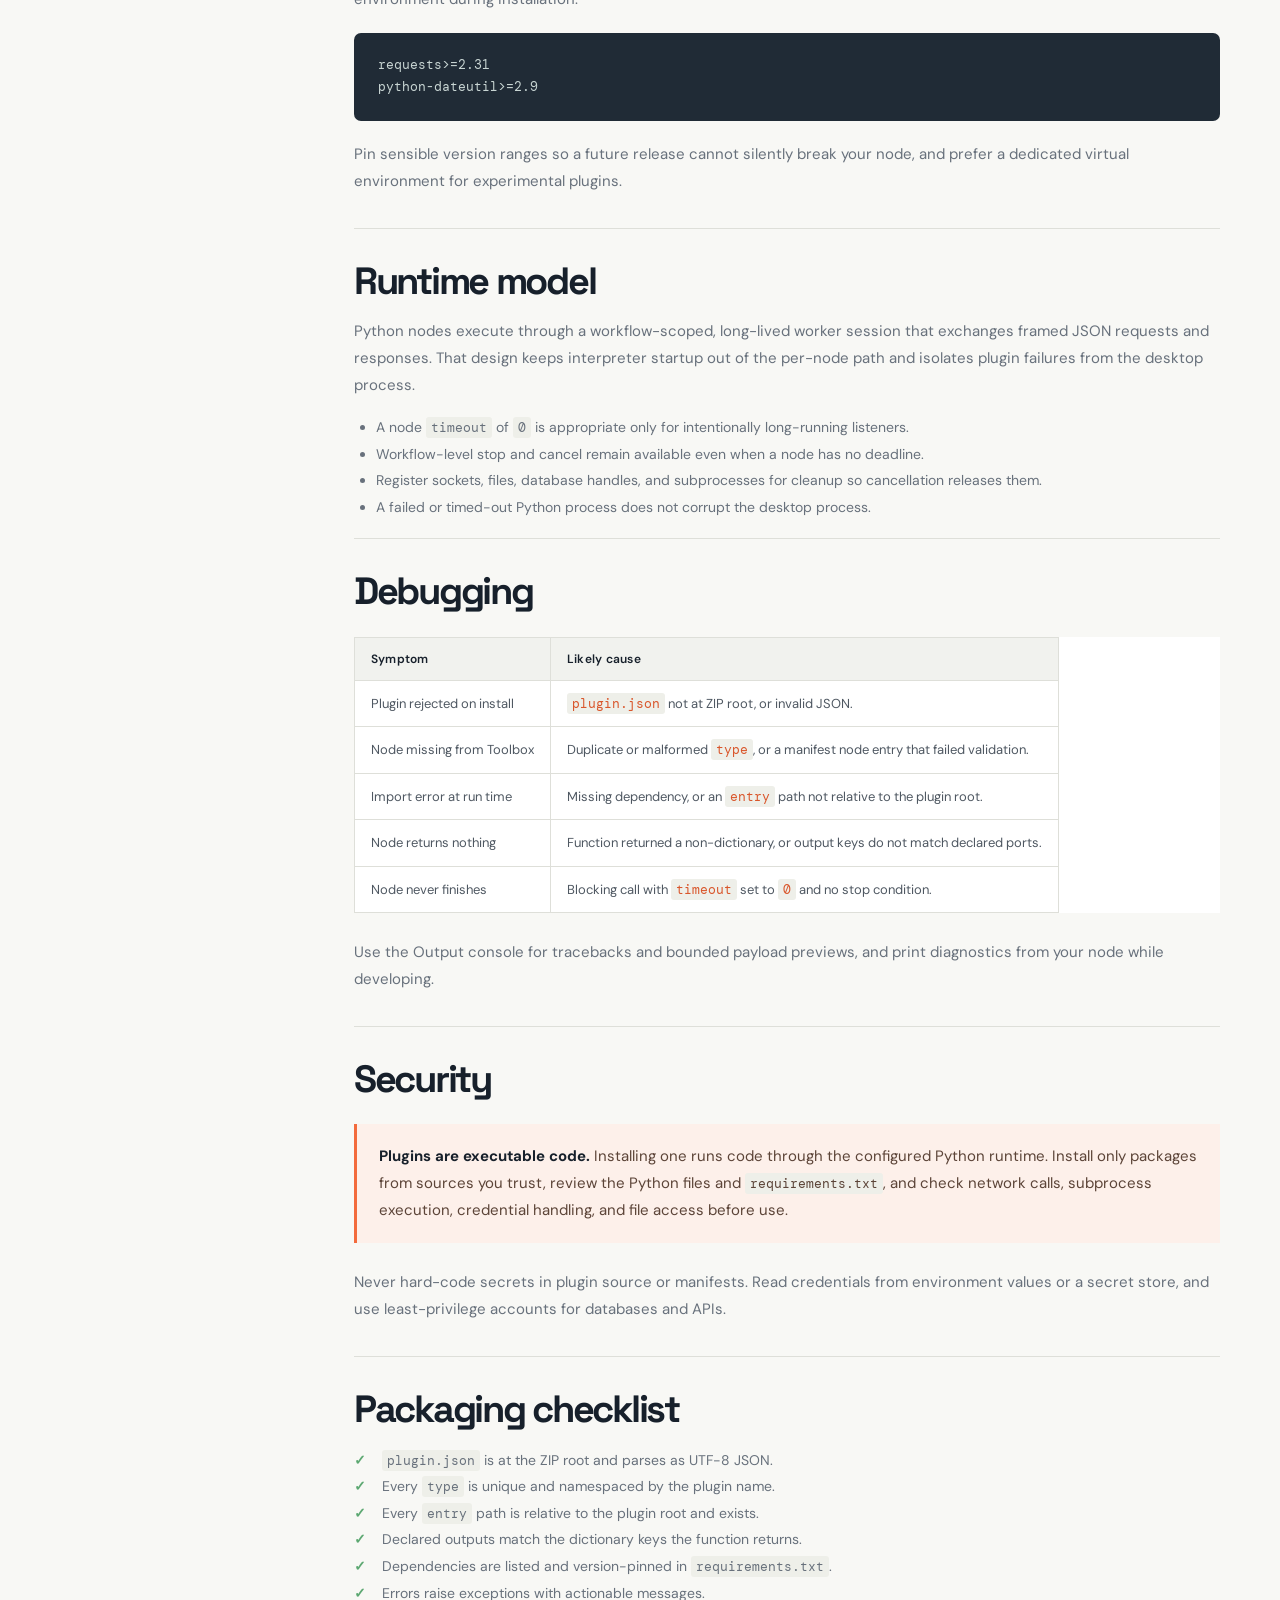
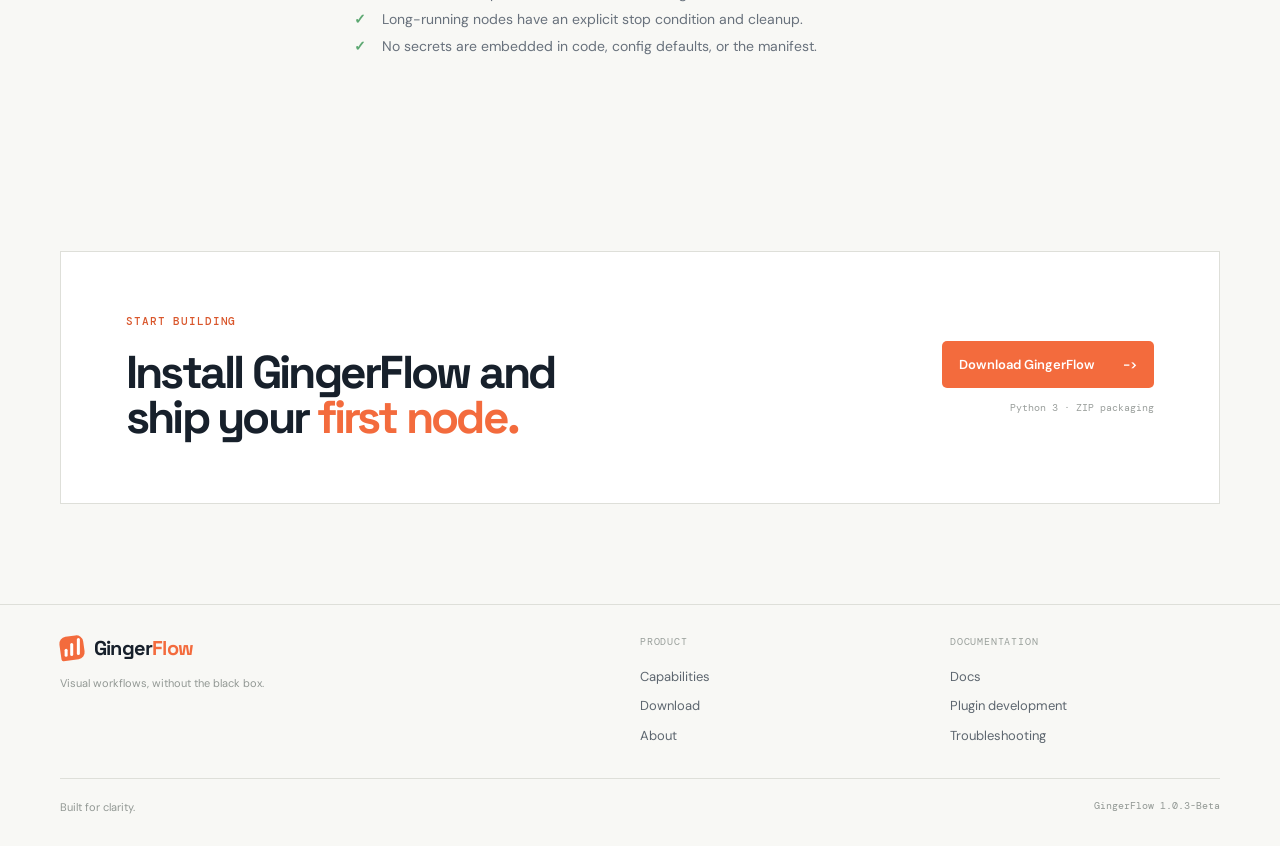
<file: plugin-development.html>
<!doctype html>
<html lang="en">
<head>
  <meta charset="utf-8">
  <meta name="viewport" content="width=device-width, initial-scale=1">
  <title>Plugin Development - Build Python Workflow Nodes | GingerFlow</title>
  <meta name="description" content="Build GingerFlow plugins in Python: manifest reference, ZIP packaging, node function contract, data types, config widgets, dependencies, debugging, and security guidance.">
  <meta name="keywords" content="GingerFlow plugin development, Python workflow nodes, plugin.json manifest, custom automation nodes, workflow SDK">
  <link rel="canonical" href="https://gingerflow.dev/plugin-development.html">
  <meta name="robots" content="index, follow">
  <meta property="og:type" content="article">
  <meta property="og:site_name" content="GingerFlow">
  <meta property="og:title" content="Plugin Development - Build Python Workflow Nodes | GingerFlow">
  <meta property="og:description" content="Package Python nodes as ZIP plugins and install them without recompiling the application.">
  <meta property="og:url" content="https://gingerflow.dev/plugin-development.html">
  <meta name="twitter:card" content="summary_large_image">
  <meta name="twitter:title" content="Plugin Development | GingerFlow">
  <meta name="twitter:description" content="Package Python nodes as ZIP plugins and install them without recompiling.">
  <link rel="icon" href="favicon.ico" sizes="any">
  <link rel="icon" type="image/png" sizes="32x32" href="favicon-32.png">
  <link rel="apple-touch-icon" sizes="180x180" href="apple-touch-icon.png">
  <link rel="stylesheet" href="styles.css">
  <script type="application/ld+json">
  {
    "@context": "https://schema.org",
    "@type": "HowTo",
    "name": "Build a GingerFlow Python plugin",
    "description": "Create, package, and install a Python-backed node plugin for GingerFlow.",
    "step": [
      { "@type": "HowToStep", "name": "Create the manifest", "text": "Write a plugin.json file at the archive root describing the plugin and its nodes." },
      { "@type": "HowToStep", "name": "Implement the node", "text": "Write a Python function that receives inputs and config and returns a dictionary of outputs." },
      { "@type": "HowToStep", "name": "Package the plugin", "text": "Compress the plugin directory contents so plugin.json sits at the ZIP root." },
      { "@type": "HowToStep", "name": "Install the plugin", "text": "Open the Plugin Manager and install the ZIP; nodes appear in the Toolbox immediately." }
    ]
  }
  </script>
</head>
<body>
  <a class="skip-link" href="#main">Skip to content</a>
  <header class="site-header">
    <nav class="nav shell" aria-label="Main navigation">
      <a class="brand" href="index.html" aria-label="GingerFlow home">
        <span class="brand-mark" aria-hidden="true"><span></span><span></span><span></span></span>
        <span>Ginger<span>Flow</span></span>
      </a>
      <button class="menu-toggle" type="button" aria-expanded="false" aria-controls="site-menu">Menu</button>
      <div class="nav-links" id="site-menu">
        <a href="capabilities.html">Capabilities</a>
        <a href="docs.html">Docs</a>
        <a href="plugin-development.html" aria-current="page">Plugins</a>
        <a href="about.html">About</a>
        <a class="nav-cta" href="download.html">Download <span aria-hidden="true">-&gt;</span></a>
      </div>
    </nav>
  </header>

  <main id="main">
    <section class="page-hero shell">
      <nav class="breadcrumb" aria-label="Breadcrumb"><a href="index.html">Home</a> <span>/</span> Plugin development</nav>
      <p class="eyebrow"><span class="eyebrow-dot"></span> Plugin development</p>
      <h1>Turn any Python capability<br>into a <em>visual node.</em></h1>
      <p class="page-lede">A plugin is a ZIP archive containing a manifest and Python implementations. No C++ knowledge, no recompilation, no restart. New nodes appear in the Toolbox immediately after installation.</p>
    </section>

    <div class="shell docs-layout">
      <aside class="docs-nav" aria-label="Guide sections">
        <h2>On this page</h2>
        <a href="#structure">Package structure</a>
        <a href="#manifest">Manifest reference</a>
        <a href="#node-function">Node function</a>
        <a href="#types">Data types</a>
        <a href="#config">Config widgets</a>
        <a href="#example">Complete example</a>
        <a href="#dependencies">Dependencies</a>
        <a href="#runtime">Runtime model</a>
        <a href="#debugging">Debugging</a>
        <a href="#security">Security</a>
        <a href="#checklist">Checklist</a>
      </aside>

      <article class="docs-body">
        <section id="structure">
          <h2>Package structure</h2>
          <pre class="doc-code"><code>my_plugin.zip
├── plugin.json          &lt;- required manifest, MUST be at ZIP root
├── icons.json           &lt;- optional icon map
├── nodes/
│   └── transform.py     &lt;- Python implementations
└── requirements.txt     &lt;- optional pip dependencies</code></pre>
          <p>Package the <em>contents</em> of the plugin directory, not the directory itself.</p>
          <pre class="doc-code"><code>Compress-Archive -Path my_plugin\* -DestinationPath my_plugin.zip</code></pre>
          <p class="callout warning"><strong>Most common packaging error.</strong> If <code>plugin.json</code> ends up nested inside a folder in the archive, GingerFlow rejects the plugin. Verify the archive listing shows <code>plugin.json</code> with no path prefix.</p>
        </section>

        <section id="manifest">
          <h2>Manifest reference</h2>
          <h3>Top-level fields</h3>
          <table class="spec-table">
            <thead><tr><th scope="col">Field</th><th scope="col">Type</th><th scope="col">Required</th><th scope="col">Description</th></tr></thead>
            <tbody>
              <tr><td><code>name</code></td><td>string</td><td>Yes</td><td>Unique plugin ID, used as the install directory name.</td></tr>
              <tr><td><code>version</code></td><td>string</td><td>No</td><td>Semantic version shown in Plugin Manager.</td></tr>
              <tr><td><code>author</code></td><td>string</td><td>No</td><td>Author name shown in plugin metadata.</td></tr>
              <tr><td><code>description</code></td><td>string</td><td>No</td><td>Short summary shown in Plugin Manager.</td></tr>
              <tr><td><code>nodes</code></td><td>array</td><td>Yes</td><td>List of node definitions.</td></tr>
            </tbody>
          </table>
          <h3>Node fields</h3>
          <table class="spec-table">
            <thead><tr><th scope="col">Field</th><th scope="col">Required</th><th scope="col">Description</th></tr></thead>
            <tbody>
              <tr><td><code>type</code></td><td>Yes</td><td>Globally unique ID, conventionally <code>&lt;plugin&gt;.&lt;node&gt;</code>.</td></tr>
              <tr><td><code>display_name</code></td><td>Yes</td><td>Label shown on the canvas and in the Toolbox.</td></tr>
              <tr><td><code>category</code></td><td>No</td><td>Toolbox grouping for the node.</td></tr>
              <tr><td><code>description</code></td><td>No</td><td>Searchable summary shown in Quick Node Search.</td></tr>
              <tr><td><code>entry</code></td><td>Yes</td><td>Python file path relative to the plugin root.</td></tr>
              <tr><td><code>function</code></td><td>Yes</td><td>Name of the function to call in that file.</td></tr>
              <tr><td><code>inputs</code></td><td>Yes</td><td>Array of input port definitions.</td></tr>
              <tr><td><code>outputs</code></td><td>Yes</td><td>Array of output port definitions.</td></tr>
              <tr><td><code>config</code></td><td>No</td><td>Inspector fields passed to the function as config.</td></tr>
              <tr><td><code>timeout</code></td><td>No</td><td>Seconds before the node is cancelled. <code>0</code> disables the deadline.</td></tr>
            </tbody>
          </table>
        </section>

        <section id="node-function">
          <h2>Node function</h2>
          <p>A node implementation is a plain Python function. It receives the resolved inputs and configuration, and returns a dictionary keyed by output port name.</p>
          <pre class="doc-code"><code>def run(inputs, config):
    text = inputs.get("text", "")
    mode = config.get("mode", "upper")

    if not isinstance(text, str):
        raise ValueError("text must be a string")

    result = text.upper() if mode == "upper" else text.lower()
    return {"result": result, "length": len(result)}</code></pre>
          <p>Raise an exception to fail the node. The message surfaces in the Output console and triggers the configured retry policy. Return only JSON-compatible values so results can cross the process boundary.</p>
        </section>

        <section id="types">
          <h2>Data types</h2>
          <table class="spec-table">
            <thead><tr><th scope="col">Type</th><th scope="col">Python value</th><th scope="col">Typical use</th></tr></thead>
            <tbody>
              <tr><td><code>string</code></td><td><code>str</code></td><td>Text, paths, URLs, identifiers</td></tr>
              <tr><td><code>number</code></td><td><code>int</code> / <code>float</code></td><td>Counts, amounts, thresholds</td></tr>
              <tr><td><code>boolean</code></td><td><code>bool</code></td><td>Flags and branch conditions</td></tr>
              <tr><td><code>object</code></td><td><code>dict</code></td><td>Structured records and payloads</td></tr>
              <tr><td><code>array</code></td><td><code>list</code></td><td>Batches, rows, collections</td></tr>
              <tr><td><code>any</code></td><td>any JSON value</td><td>Pass-through and generic utilities</td></tr>
            </tbody>
          </table>
          <p class="callout"><strong>Prefer paths over payloads for large data.</strong> Passing a file path between nodes keeps memory bounded; passing a multi-gigabyte value does not.</p>
        </section>

        <section id="config">
          <h2>Config widgets</h2>
          <p>Config entries render as Inspector fields and arrive in the <code>config</code> dictionary. Common widget types include single-line text, multi-line text, number, checkbox, dropdown choice, file or directory pickers, and password fields for credentials.</p>
          <p>Use config for settings that belong to the node instance, and inputs for values produced by upstream nodes.</p>
        </section>

        <section id="example">
          <h2>Complete example</h2>
          <p>A minimal two-file plugin that adds one node.</p>
          <h3>plugin.json</h3>
          <pre class="doc-code"><code>{
  "name": "acme_text",
  "version": "1.0.0",
  "author": "Acme",
  "description": "Text utilities for GingerFlow",
  "nodes": [
    {
      "type": "acme_text.change_case",
      "display_name": "Change Case",
      "category": "Text",
      "description": "Convert text to upper or lower case",
      "entry": "nodes/change_case.py",
      "function": "run",
      "inputs": [
        { "name": "text", "type": "string", "required": true }
      ],
      "outputs": [
        { "name": "result", "type": "string" },
        { "name": "length", "type": "number" }
      ],
      "config": [
        {
          "name": "mode",
          "type": "choice",
          "label": "Mode",
          "options": ["upper", "lower"],
          "default": "upper"
        }
      ]
    }
  ]
}</code></pre>
          <h3>nodes/change_case.py</h3>
          <pre class="doc-code"><code>def run(inputs, config):
    text = inputs.get("text", "")
    mode = config.get("mode", "upper")
    result = text.upper() if mode == "upper" else text.lower()
    return {"result": result, "length": len(result)}</code></pre>
          <p>Zip the contents, install through the Plugin Manager, and the <strong>Change Case</strong> node appears under the <em>Text</em> category.</p>
        </section>

        <section id="dependencies">
          <h2>Dependencies</h2>
          <p>List third-party packages in <code>requirements.txt</code> at the plugin root. GingerFlow installs them into the configured Python environment during installation.</p>
          <pre class="doc-code"><code>requests&gt;=2.31
python-dateutil&gt;=2.9</code></pre>
          <p>Pin sensible version ranges so a future release cannot silently break your node, and prefer a dedicated virtual environment for experimental plugins.</p>
        </section>

        <section id="runtime">
          <h2>Runtime model</h2>
          <p>Python nodes execute through a workflow-scoped, long-lived worker session that exchanges framed JSON requests and responses. That design keeps interpreter startup out of the per-node path and isolates plugin failures from the desktop process.</p>
          <ul class="plain-list">
            <li>A node <code>timeout</code> of <code>0</code> is appropriate only for intentionally long-running listeners.</li>
            <li>Workflow-level stop and cancel remain available even when a node has no deadline.</li>
            <li>Register sockets, files, database handles, and subprocesses for cleanup so cancellation releases them.</li>
            <li>A failed or timed-out Python process does not corrupt the desktop process.</li>
          </ul>
        </section>

        <section id="debugging">
          <h2>Debugging</h2>
          <table class="spec-table">
            <thead><tr><th scope="col">Symptom</th><th scope="col">Likely cause</th></tr></thead>
            <tbody>
              <tr><td>Plugin rejected on install</td><td><code>plugin.json</code> not at ZIP root, or invalid JSON.</td></tr>
              <tr><td>Node missing from Toolbox</td><td>Duplicate or malformed <code>type</code>, or a manifest node entry that failed validation.</td></tr>
              <tr><td>Import error at run time</td><td>Missing dependency, or an <code>entry</code> path not relative to the plugin root.</td></tr>
              <tr><td>Node returns nothing</td><td>Function returned a non-dictionary, or output keys do not match declared ports.</td></tr>
              <tr><td>Node never finishes</td><td>Blocking call with <code>timeout</code> set to <code>0</code> and no stop condition.</td></tr>
            </tbody>
          </table>
          <p>Use the Output console for tracebacks and bounded payload previews, and print diagnostics from your node while developing.</p>
        </section>

        <section id="security">
          <h2>Security</h2>
          <p class="callout warning"><strong>Plugins are executable code.</strong> Installing one runs code through the configured Python runtime. Install only packages from sources you trust, review the Python files and <code>requirements.txt</code>, and check network calls, subprocess execution, credential handling, and file access before use.</p>
          <p>Never hard-code secrets in plugin source or manifests. Read credentials from environment values or a secret store, and use least-privilege accounts for databases and APIs.</p>
        </section>

        <section id="checklist">
          <h2>Packaging checklist</h2>
          <ul class="check-list">
            <li><code>plugin.json</code> is at the ZIP root and parses as UTF-8 JSON.</li>
            <li>Every <code>type</code> is unique and namespaced by the plugin name.</li>
            <li>Every <code>entry</code> path is relative to the plugin root and exists.</li>
            <li>Declared outputs match the dictionary keys the function returns.</li>
            <li>Dependencies are listed and version-pinned in <code>requirements.txt</code>.</li>
            <li>Errors raise exceptions with actionable messages.</li>
            <li>Long-running nodes have an explicit stop condition and cleanup.</li>
            <li>No secrets are embedded in code, config defaults, or the manifest.</li>
          </ul>
        </section>
      </article>
    </div>

    <section class="cta-section shell">
      <div class="cta-card">
        <div><p class="eyebrow">Start building</p><h2>Install GingerFlow and<br>ship your <em>first node.</em></h2></div>
        <div class="cta-action"><a class="button button-primary" href="download.html">Download GingerFlow <span aria-hidden="true">-&gt;</span></a><small>Python 3 &middot; ZIP packaging</small></div>
      </div>
    </section>
  </main>

  <footer class="footer">
    <div class="shell footer-grid">
      <div class="footer-brand">
        <a class="brand" href="index.html"><span class="brand-mark" aria-hidden="true"><span></span><span></span><span></span></span><span>Ginger<span>Flow</span></span></a>
        <p>Visual workflows, without the black box.</p>
      </div>
      <nav class="footer-col" aria-label="Product"><h2>Product</h2><a href="capabilities.html">Capabilities</a><a href="download.html">Download</a><a href="about.html">About</a></nav>
      <nav class="footer-col" aria-label="Documentation"><h2>Documentation</h2><a href="docs.html">Docs</a><a href="plugin-development.html">Plugin development</a><a href="docs.html#troubleshooting">Troubleshooting</a></nav>
    </div>
    <div class="shell footer-base"><span>Built for clarity.</span><span class="footer-note">GingerFlow 1.0.3-Beta</span></div>
  </footer>
  <script src="script.js"></script>
</body>
</html>
</file>
<file: styles.css>
@import url('https://fonts.googleapis.com/css2?family=DM+Mono:wght@400;500&family=DM+Sans:wght@400;500;600;700&family=Space+Grotesk:wght@500;600;700&display=swap');

:root { --ink:#17202b; --muted:#68717c; --paper:#f8f8f5; --line:#dedfd9; --orange:#f36b3d; --orange-dark:#d9562b; --blue:#75a9f6; --purple:#a48be0; --dark:#18212d; }
* { box-sizing:border-box; }
html { scroll-behavior:smooth; }
body { margin:0; background:var(--paper); color:var(--ink); font-family:'DM Sans',sans-serif; line-height:1.5; overflow-x:hidden; }
a { color:inherit; text-decoration:none; }
.shell { width:min(1160px,calc(100% - 48px)); margin:auto; }
.site-header { position:sticky; top:0; z-index:10; background:rgba(248,248,245,.9); border-bottom:1px solid rgba(222,223,217,.75); backdrop-filter:blur(14px); }
.nav { min-height:78px; display:flex; align-items:center; justify-content:space-between; }
.brand { display:flex; align-items:center; gap:10px; font:700 20px 'Space Grotesk',sans-serif; letter-spacing:-.04em; }
.brand > span:last-child > span { color:var(--orange); }
.brand-mark { display:flex; align-items:flex-end; gap:3px; width:24px; height:24px; padding:4px; background:var(--orange); border-radius:7px 7px 7px 2px; transform:rotate(-8deg); }
.brand-mark span { display:block; width:4px; background:white; border-radius:2px; transform:rotate(8deg); }.brand-mark span:nth-child(1){height:8px}.brand-mark span:nth-child(2){height:13px}.brand-mark span:nth-child(3){height:17px}
.nav-links { display:flex; align-items:center; gap:31px; font-size:13px; color:#515b65; }.nav-links a:hover { color:var(--orange-dark); }.nav-cta { padding:11px 17px; background:var(--ink); border-radius:5px; color:#fff!important; font-weight:600; }.nav-cta:hover { background:var(--orange-dark); }
.menu-toggle { display:none; border:1px solid var(--line); background:#fff; border-radius:5px; padding:8px 12px; font:600 13px inherit; }
.hero { min-height:650px; display:grid; grid-template-columns:minmax(0,44fr) minmax(0,56fr); align-items:center; padding:77px 0 56px; gap:24px; }.eyebrow { margin:0 0 22px; color:var(--orange-dark); font:500 11px 'DM Mono',monospace; letter-spacing:.08em; text-transform:uppercase; }.eyebrow-dot { display:inline-block; width:7px; height:7px; margin-right:8px; background:var(--orange); border-radius:50%; }
h1,h2,h3,p { margin-top:0; } h1,h2 { font-family:'Space Grotesk',sans-serif; letter-spacing:-.06em; line-height:.98; } h1 { margin-bottom:27px; font-size:clamp(54px,6vw,82px); font-weight:600; } h1 em,h2 em { color:var(--orange); font-style:normal; }.hero-lede { max-width:450px; color:var(--muted); font-size:17px; line-height:1.65; }.hero-actions { display:flex; align-items:center; gap:25px; margin-top:34px; }.button { display:inline-flex; align-items:center; gap:28px; padding:14px 17px; border-radius:5px; font-size:13px; font-weight:600; transition:transform .2s,background .2s; }.button:hover { transform:translateY(-2px); }.button-primary { background:var(--orange); color:white; }.button-primary:hover { background:var(--orange-dark); }.text-link { font-size:13px; font-weight:600; }.text-link span { color:var(--orange); margin-left:7px; }.hero-proof { display:flex; align-items:center; gap:12px; margin-top:55px; color:#7b8288; font-size:11px; }.avatars { display:flex; }.avatars i { width:25px; height:25px; display:grid; place-items:center; margin-right:-5px; border:2px solid var(--paper); border-radius:50%; background:#d9c6ba; color:white; font:500 8px 'DM Mono',monospace; font-style:normal; }.avatars i:nth-child(2){background:#8aadd1}.avatars i:nth-child(3){background:#bab0d3}.avatars i:nth-child(4){background:var(--ink)}
.hero-visual { position:relative; min-height:400px; display:flex; align-items:center; justify-content:center; }.visual-glow { position:absolute; width:500px; height:400px; background:radial-gradient(circle,rgba(243,107,61,.14),transparent 68%); }.workflow-window { position:relative; z-index:1; width:100%; max-width:620px; overflow:hidden; border:1px solid #d6d9d7; border-radius:9px; background:#fdfdfb; box-shadow:0 24px 65px rgba(23,32,43,.13); transform:rotate(2deg); }.window-bar { display:flex; align-items:center; height:37px; padding:0 13px; border-bottom:1px solid #e6e7e3; color:#7b8286; font:10px 'DM Mono',monospace; }.window-dot { width:7px;height:7px;margin-right:5px;border-radius:50%; }.red{background:#f4a08e}.yellow{background:#e8c37c}.green{background:#9ecb9d}.window-title { margin-left:12px; }.run-state { margin-left:auto; color:#6f9275; }.run-state b { display:inline-block; width:5px;height:5px;margin-right:5px;background:#70b377;border-radius:50%; }.canvas { position:relative; height:350px; overflow:hidden; background-image:linear-gradient(#eff1ee 1px,transparent 1px),linear-gradient(90deg,#eff1ee 1px,transparent 1px); background-size:25px 25px; }.canvas-label { position:absolute; top:13px;left:15px; color:#9ca3a4; font:9px 'DM Mono',monospace; letter-spacing:.07em; }.canvas-label span { color:#c5c8c5; margin-left:7px; }.wires { position:absolute; inset:0; width:100%; height:100%; }.wires path { fill:none; stroke:#b6c5c4; stroke-width:1.7; }.wires circle { fill:#f5a078; }.flow-node { position:absolute; z-index:2; display:block; width:128px; height:64px; padding:11px 10px; border:1px solid #d8dedb; border-radius:6px; background:rgba(255,255,253,.95); text-align:left; color:var(--ink); cursor:pointer; box-shadow:0 3px 8px rgba(31,48,55,.05); transition:transform .2s,box-shadow .2s; }.flow-node:hover,.flow-node.selected { transform:translateY(-3px); box-shadow:0 7px 15px rgba(31,48,55,.15); border-color:var(--orange); }.flow-node strong { display:block; font-size:10px; }.flow-node small { display:block; margin-top:3px; color:#96a09f; font:8px 'DM Mono',monospace; }.node-icon { float:left; margin-right:7px; color:var(--orange); font-size:13px; }.source { left:25px; top:94px; }.source.second { top:210px; }.action { left:205px; top:60px; border-left:3px solid var(--blue); }.action.second { top:240px; border-left-color:var(--purple); }.result { left:410px; top:95px; border-left:3px solid #75c18a; }.port { position:absolute; width:6px;height:6px; border:1px solid #fff; border-radius:50%; background:#a7bebc; }.port.out { right:-4px; top:29px; }.port.in { left:-5px; top:29px; }.canvas-status { position:absolute; bottom:12px; left:15px; color:#71817c; font:9px 'DM Mono',monospace; }.status-check { display:inline-grid; place-items:center; width:13px;height:13px;margin-right:5px;background:#73bb87;color:white;border-radius:50%; }.canvas-status span:last-child { margin-left:19px; color:#aeb5b2; }.metric-card { position:absolute; z-index:3; min-width:130px; padding:12px 15px; border:1px solid #e4e3dd; border-radius:6px; background:#fff; box-shadow:0 9px 25px rgba(23,32,43,.1); font-size:10px; }.metric-card span { display:block; color:#929997; font:9px 'DM Mono',monospace; }.metric-card strong { display:block; margin:4px 0; font:600 20px 'Space Grotesk',sans-serif; }.metric-card small { color:#6da275; font-size:9px; }.metric-one { left:0; bottom:8px; }.metric-two { right:-8px; top:42px; }.metric-two strong { color:#66a471; font-size:15px; }.metric-two i { display:inline-block;width:6px;height:6px;margin-right:4px;background:#73bb87;border-radius:50%; }
.logo-strip { display:flex; justify-content:space-between; align-items:center; padding:27px 0 34px; border-top:1px solid var(--line); color:#abb0ac; font:500 12px 'DM Mono',monospace; }
.section { padding:135px 0 150px; }.section-heading { max-width:600px; }.section-heading h2,.plugin-copy h2,.docs-inner h2,.cta-card h2 { margin-bottom:21px; font-size:clamp(40px,4.2vw,58px); }.section-heading > p:last-child,.plugin-copy > p:last-of-type { max-width:500px; color:var(--muted); font-size:16px; }.feature-grid { display:grid; grid-template-columns:repeat(3,1fr); gap:19px; margin-top:67px; }.feature-card { position:relative; min-height:310px; padding:31px 29px; border:1px solid var(--line); border-top:3px solid var(--orange); background:#fff; }.feature-card.accent-blue{border-top-color:var(--blue)}.feature-card.accent-purple{border-top-color:var(--purple)}.feature-number { position:absolute; top:28px; right:29px; color:#c2c6c2; font:10px 'DM Mono',monospace; }.feature-icon { margin-bottom:37px; color:var(--orange); font-size:27px; }.accent-blue .feature-icon{color:#6196ed}.accent-purple .feature-icon{color:#9678d0}.feature-card h3 { margin-bottom:13px; font:600 20px 'Space Grotesk',sans-serif; }.feature-card p { min-height:74px; color:var(--muted); font-size:13px; }.feature-card a { color:var(--orange-dark); font-size:11px; font-weight:600; }.feature-card a span { margin-left:8px; }
.dark-section { padding:130px 0; background:var(--dark); color:white; }.capability-layout { display:grid; grid-template-columns:minmax(0,45fr) minmax(0,55fr); gap:100px; align-items:start; }.light .eyebrow { color:#ff9271; }.light > p:last-child { color:#aab4bd; }.light h2 { color:#fff; }.button-light { margin-top:27px; background:#fff; color:var(--ink); }.button-light:hover { background:#f1f1ee; }.capability-list { border-top:1px solid #3b4651; }.capability { display:grid; grid-template-columns:45px 1fr 18px; gap:17px; align-items:start; padding:24px 0; border-bottom:1px solid #3b4651; color:#98a3ae; }.capability > span { color:#6e7b88; font:11px 'DM Mono',monospace; }.capability h3 { margin:0 0 8px; color:#e8eceb; font:500 19px 'Space Grotesk',sans-serif; }.capability p { display:none; margin:0; font-size:13px; line-height:1.6; }.capability b { color:#788692; font-size:18px; font-weight:400; }.capability.active { color:#bfcad1; }.capability.active h3 { color:#ff9b79; }.capability.active p { display:block; }.capability.active b { color:#ff9b79; }
.plugin-section { display:grid; grid-template-columns:minmax(0,43fr) minmax(0,57fr); gap:90px; align-items:center; padding:145px 0; }.plugin-copy .eyebrow { margin-bottom:25px; }.plugin-copy > p:last-of-type { margin-bottom:28px; }.code-card { overflow:hidden; border-radius:8px; background:#202b36; box-shadow:0 20px 50px rgba(23,32,43,.15); }.code-top,.code-footer { display:flex; justify-content:space-between; padding:14px 20px; color:#91a0ab; font:10px 'DM Mono',monospace; border-bottom:1px solid #35434f; }.code-top span:last-child { color:#ec8a6a; }.code-card pre { margin:0; padding:30px 24px; min-height:260px; color:#c1d0ce; font:13px/1.8 'DM Mono',monospace; }.code-pink { color:#e98b9b; }.code-key { color:#82b7ed; }.code-green { color:#a8d798; }.code-footer { border-top:1px solid #35434f; border-bottom:0; color:#90a097; }.pulse { width:7px;height:7px;margin:4px 7px 0 0;background:#74c58d;border-radius:50%; box-shadow:0 0 0 3px rgba(116,197,141,.12); }
.docs-section { padding:100px 0; background:#eeefeb; }.docs-inner { display:grid; grid-template-columns:minmax(0,45fr) minmax(0,55fr); gap:80px; align-items:start; }.docs-links { border-top:1px solid #cfd2cc; }.docs-links a { display:grid; grid-template-columns:45px 1fr 20px; align-items:center; padding:21px 0; border-bottom:1px solid #cfd2cc; }.docs-links span { color:#9fa5a0; font:10px 'DM Mono',monospace; }.docs-links strong { font:500 17px 'Space Grotesk',sans-serif; }.docs-links b { color:var(--orange); font-weight:400; }.docs-links a:hover strong { color:var(--orange-dark); }
.cta-section { padding:100px 0; }.cta-card { display:flex; align-items:center; justify-content:space-between; padding:62px 65px; background:#fff; border:1px solid var(--line); }.cta-card h2 { margin:0; font-size:46px; }.cta-action { text-align:right; }.cta-action small { display:block; margin-top:13px; color:#9a9f9c; font:10px 'DM Mono',monospace; }.footer { padding:30px 0; border-top:1px solid var(--line); }.footer-inner { display:flex; align-items:center; gap:35px; }.footer p,.footer-note { margin:0; color:#929894; font-size:11px; }.footer-note { margin-left:auto; font:10px 'DM Mono',monospace; }

/* ---- shared page components ---- */
.skip-link { position:absolute; left:-9999px; top:0; z-index:99; padding:12px 18px; background:var(--ink); color:#fff; font-size:13px; font-weight:600; border-radius:0 0 5px 0; }.skip-link:focus { left:0; }
a:focus-visible,button:focus-visible { outline:2px solid var(--orange); outline-offset:3px; }
.nav-links a[aria-current="page"]:not(.nav-cta) { color:var(--orange-dark); font-weight:600; }
.page-hero { padding:66px 0 60px; }.breadcrumb { margin-bottom:26px; color:#9aa09c; font:11px 'DM Mono',monospace; }.breadcrumb a:hover { color:var(--orange-dark); }.breadcrumb span { margin:0 7px; color:#c3c7c3; }.page-hero h1 { font-size:clamp(44px,5vw,68px); }.page-lede { max-width:620px; color:var(--muted); font-size:17px; line-height:1.65; }
.chapter-number { display:block; margin-bottom:14px; color:var(--orange); font:11px 'DM Mono',monospace; letter-spacing:.08em; }
.alt-section { border-top:1px solid var(--line); }
.split-block { display:grid; grid-template-columns:33% 1fr; gap:70px; align-items:start; }.split-sticky { position:sticky; top:110px; }.split-sticky h2 { margin-bottom:16px; font-size:clamp(32px,3.2vw,44px); }.split-sticky p { color:var(--muted); font-size:15px; }.split-sticky.light h2 { color:#fff; }.split-sticky.light p { color:#aab4bd; }
.detail-grid { display:grid; grid-template-columns:repeat(2,1fr); gap:16px; }.detail-card { padding:24px 24px 26px; border:1px solid var(--line); background:#fff; }.detail-card h3 { margin-bottom:9px; font:600 16px 'Space Grotesk',sans-serif; }.detail-card p { margin:0; color:var(--muted); font-size:13px; line-height:1.65; }.detail-card code { font-size:12px; }.detail-card.dark { border-color:#35414d; background:#1e2833; }.detail-card.dark h3 { color:#f0e5e0; }.detail-card.dark p { color:#a3aeb8; }.detail-card.dark code { color:#ffab8a; }
.category-grid { display:grid; grid-template-columns:repeat(3,1fr); gap:14px; margin-top:56px; }.category-card { padding:22px 22px 24px; border:1px solid var(--line); border-left:3px solid var(--orange); background:#fff; }.category-card:nth-child(3n+2){border-left-color:var(--blue)}.category-card:nth-child(3n){border-left-color:var(--purple)}.category-card h3 { margin-bottom:9px; font:600 15px 'Space Grotesk',sans-serif; }.category-card p { margin:0; color:var(--muted); font-size:12px; line-height:1.7; }
.pipeline-diagram { display:flex; flex-wrap:wrap; align-items:center; gap:10px; margin-bottom:34px; padding:24px; border:1px solid var(--line); background:#fff; }.pipeline-diagram span { padding:10px 14px; border:1px solid #e2e4df; border-radius:5px; background:var(--paper); font:11px 'DM Mono',monospace; }.pipeline-diagram b { color:var(--orange); font-weight:400; }
.spec-table { width:100%; margin:26px 0; border-collapse:collapse; font-size:13px; background:#fff; display:block; overflow-x:auto; }.spec-table caption { margin-bottom:12px; color:#9aa09c; font:10px 'DM Mono',monospace; letter-spacing:.07em; text-transform:uppercase; text-align:left; }.spec-table th,.spec-table td { padding:13px 16px; border:1px solid var(--line); text-align:left; vertical-align:top; }.spec-table th { background:#f1f2ee; font:600 12px 'DM Sans',sans-serif; letter-spacing:.02em; }.spec-table td { color:#4f5862; }.spec-table code { color:var(--orange-dark); }
code { padding:2px 5px; border-radius:3px; background:#eeefe9; font:13px 'DM Mono',monospace; }kbd { padding:2px 7px; border:1px solid #ccd0cb; border-bottom-width:2px; border-radius:4px; background:#fff; font:11px 'DM Mono',monospace; }
.callout { margin:26px 0; padding:19px 22px; border-left:3px solid var(--blue); background:#eef3fb; color:#3f4a57; font-size:13px; line-height:1.7; }.callout.warning { border-left-color:var(--orange); background:#fdf0ea; color:#5c4438; }.callout strong { color:var(--ink); }
.step-list { margin:0; padding-left:22px; color:var(--muted); font-size:14px; line-height:1.9; }.step-list strong { color:var(--ink); }.step-list.wide { font-size:15px; }.plain-list,.check-list { margin:0; padding-left:22px; color:var(--muted); font-size:14px; line-height:1.9; }.check-list { list-style:none; padding-left:0; }.check-list li { position:relative; padding-left:28px; }.check-list li::before { position:absolute; left:0; top:0; content:"\2713"; color:#5da872; font-weight:700; }
.prose p { color:var(--muted); font-size:15px; line-height:1.8; }.prose h3 { margin:32px 0 12px; font:600 20px 'Space Grotesk',sans-serif; }
.docs-layout { display:grid; grid-template-columns:230px 1fr; gap:64px; align-items:start; padding-bottom:40px; }.docs-layout > * { min-width:0; }.docs-nav { position:sticky; top:104px; padding-top:6px; }.docs-nav h2 { margin-bottom:14px; color:#9aa09c; font:10px 'DM Mono',monospace; letter-spacing:.08em; text-transform:uppercase; }.docs-nav a { display:block; padding:7px 0 7px 14px; border-left:2px solid var(--line); color:#5d666f; font-size:13px; }.docs-nav a:hover { border-left-color:var(--orange); color:var(--orange-dark); }.docs-nav a.active { border-left-color:var(--orange); color:var(--orange-dark); font-weight:600; }
.docs-body section { padding-bottom:18px; margin-bottom:34px; border-bottom:1px solid var(--line); scroll-margin-top:100px; min-width:0; }.docs-body section:last-child { border-bottom:0; }.docs-body h2 { margin-bottom:18px; font-size:clamp(28px,3vw,38px); }.docs-body h3 { margin:28px 0 12px; font:600 18px 'Space Grotesk',sans-serif; }.docs-body p { color:var(--muted); font-size:15px; line-height:1.8; }.docs-body a:not(.button) { color:var(--orange-dark); font-weight:500; border-bottom:1px solid rgba(217,86,43,.3); }
.doc-code { margin:20px 0; padding:22px 24px; overflow-x:auto; border-radius:7px; background:#202b36; color:#c8d5d3; font:12.5px/1.75 'DM Mono',monospace; }.doc-code code { padding:0; background:none; color:inherit; font:inherit; }
.shot-grid { display:grid; grid-template-columns:repeat(2,minmax(0,1fr)); gap:26px; margin-top:52px; align-items:start; }.shot { margin:0; display:flex; flex-direction:column; }.shot-wide { grid-column:1 / -1; }.shot-frame { position:relative; overflow:hidden; border:1px solid var(--line); border-radius:6px; background:#fff; box-shadow:0 10px 30px rgba(23,32,43,.07); }.shot-frame::before { content:""; display:block; height:26px; background:#eeefeb; border-bottom:1px solid var(--line); }.shot-frame img { display:block; width:100%; height:400px; object-fit:contain; object-position:center; background:#f4f4f1; padding:14px; }.shot-wide .shot-frame img { height:600px; }.shot-small .shot-frame img { object-fit:none; }.shot figcaption { margin-top:14px; }.shot:not(.shot-wide) figcaption { min-height:62px; }.shot figcaption strong { display:block; font:600 15px 'Space Grotesk',sans-serif; color:var(--ink); }.shot figcaption span { display:block; margin-top:4px; color:var(--muted); font-size:13px; line-height:1.55; }.shot-note { margin-top:34px; color:var(--muted); font-size:13px; }
.principle-grid { display:grid; grid-template-columns:repeat(4,1fr); gap:18px; margin-top:54px; }.principle { padding:26px 22px 28px; border-top:2px solid #3f4b57; }.principle span { display:block; margin-bottom:26px; color:#ff9271; font:10px 'DM Mono',monospace; }.principle h3 { margin-bottom:11px; color:#f1e8e4; font:600 17px 'Space Grotesk',sans-serif; }.principle p { margin:0; color:#a3aeb8; font-size:13px; line-height:1.7; }

.tech-grid { display:grid; grid-template-columns:repeat(4,1fr); gap:16px; margin:50px 0 34px; }.tech-card { padding:24px 22px; border:1px solid var(--line); background:#fff; }.tech-card h3 { margin-bottom:10px; font:600 17px 'Space Grotesk',sans-serif; }.tech-card p { margin:0; color:var(--muted); font-size:13px; line-height:1.65; }
.status-grid { display:grid; grid-template-columns:repeat(3,1fr); gap:18px; margin-top:48px; }.status-item { padding:26px 24px; border-top:2px solid var(--orange); background:#fff; }.status-item strong { display:block; margin-bottom:11px; font:600 16px 'Space Grotesk',sans-serif; }.status-item p { margin:0; color:var(--muted); font-size:13px; line-height:1.7; }
.download-actions { display:flex; align-items:center; gap:26px; margin:34px 0 16px; }.button-lg { padding:17px 24px; font-size:14px; }.download-meta { color:#9aa09c; font:11px 'DM Mono',monospace; }
.install-steps { display:grid; grid-template-columns:repeat(4,1fr); gap:16px; margin-top:54px; }.install-step { position:relative; padding:28px 22px 30px; border:1px solid var(--line); background:#fff; }.step-num { display:grid; place-items:center; width:30px; height:30px; margin-bottom:20px; border-radius:50%; background:var(--orange); color:#fff; font:600 13px 'Space Grotesk',sans-serif; }.install-step h3 { margin-bottom:10px; font:600 16px 'Space Grotesk',sans-serif; }.install-step p { margin:0; color:var(--muted); font-size:13px; line-height:1.7; }.install-step a { color:var(--orange-dark); font-weight:500; }
.footer-grid { display:grid; grid-template-columns:2fr 1fr 1fr; gap:40px; padding-bottom:28px; }.footer-brand p { margin-top:14px; max-width:260px; }.footer-col h2 { margin-bottom:14px; color:#9aa09c; font:10px 'DM Mono',monospace; letter-spacing:.08em; text-transform:uppercase; }.footer-col a { display:block; padding:5px 0; color:#5d666f; font-size:13px; }.footer-col a:hover { color:var(--orange-dark); }.footer-base { display:flex; justify-content:space-between; padding-top:20px; border-top:1px solid var(--line); color:#929894; font-size:11px; }.footer-base .footer-note { margin-left:0; }
@media (max-width:1000px) { .principle-grid,.tech-grid,.install-steps{grid-template-columns:repeat(2,1fr)}.category-grid{grid-template-columns:repeat(2,1fr)} }
@media (max-width:850px) { .hero{grid-template-columns:1fr;padding-top:58px}.hero-copy{max-width:650px}.hero-visual{margin-top:35px}.feature-grid,.capability-layout,.plugin-section,.docs-inner{grid-template-columns:1fr;gap:48px}.feature-card{min-height:260px}.section{padding:90px 0}.plugin-section{padding:95px 0}.cta-card{display:block;padding:40px}.cta-action{text-align:left;margin-top:30px}.nav-links{gap:16px}.nav-links a:not(.nav-cta){display:none}.split-block{grid-template-columns:1fr;gap:36px}.split-sticky{position:static}.docs-layout{grid-template-columns:1fr;gap:34px}.docs-nav{position:static;padding-bottom:20px;border-bottom:1px solid var(--line)}.docs-nav a{display:inline-block;margin-right:6px;padding:6px 12px;border-left:0;border:1px solid var(--line);border-radius:4px}.status-grid{grid-template-columns:1fr}.shot-frame img{height:300px}.shot-wide .shot-frame img{height:400px}.footer-grid{grid-template-columns:1fr;gap:28px} }
@media (max-width:570px) { .shell{width:min(100% - 30px,1160px)}.site-header .shell{min-height:65px}.menu-toggle{display:block}.nav-links{display:none;position:absolute;top:65px;left:15px;right:15px;padding:14px;background:#fff;border:1px solid var(--line);box-shadow:0 8px 20px rgba(0,0,0,.08);border-radius:5px}.nav-links.open{display:flex;flex-direction:column;align-items:stretch}.nav-links a:not(.nav-cta){display:block;padding:8px}.nav-cta{text-align:center}.hero{min-height:0;padding:58px 0 45px}.hero-actions{align-items:flex-start;flex-direction:column;gap:18px}.hero-proof{margin-top:36px}.workflow-window{transform:none}.canvas{height:315px;transform:scale(.82);transform-origin:center}.hero-visual{min-height:330px;margin-left:-15px;margin-right:-15px;overflow:hidden}.visual-glow{width:100%;max-width:100%}.metric-one{left:0;bottom:-7px}.metric-two{right:0;top:12px}.logo-strip{flex-wrap:wrap;gap:16px;justify-content:flex-start}.section-heading h2,.plugin-copy h2,.docs-inner h2{font-size:42px}.feature-grid{margin-top:40px}.dark-section{padding:90px 0}.code-card{margin:0 -5px}.code-card pre{font-size:10px;padding:22px 15px}.cta-card h2{font-size:37px}.footer-inner{gap:14px;flex-wrap:wrap}.footer-note{margin-left:0}.detail-grid,.category-grid,.principle-grid,.tech-grid,.install-steps{grid-template-columns:1fr}.shot-grid{grid-template-columns:1fr;gap:22px;margin-top:38px}.shot:not(.shot-wide) figcaption{min-height:0}.shot-frame img,.shot-wide .shot-frame img{height:240px;padding:10px}.page-hero{padding:44px 0 40px}.download-actions{flex-direction:column;align-items:flex-start;gap:16px}.spec-table{font-size:12px}.spec-table th,.spec-table td{padding:10px 11px}.doc-code{font-size:11px;padding:16px}.footer-base{flex-direction:column;gap:8px} }
</file>
